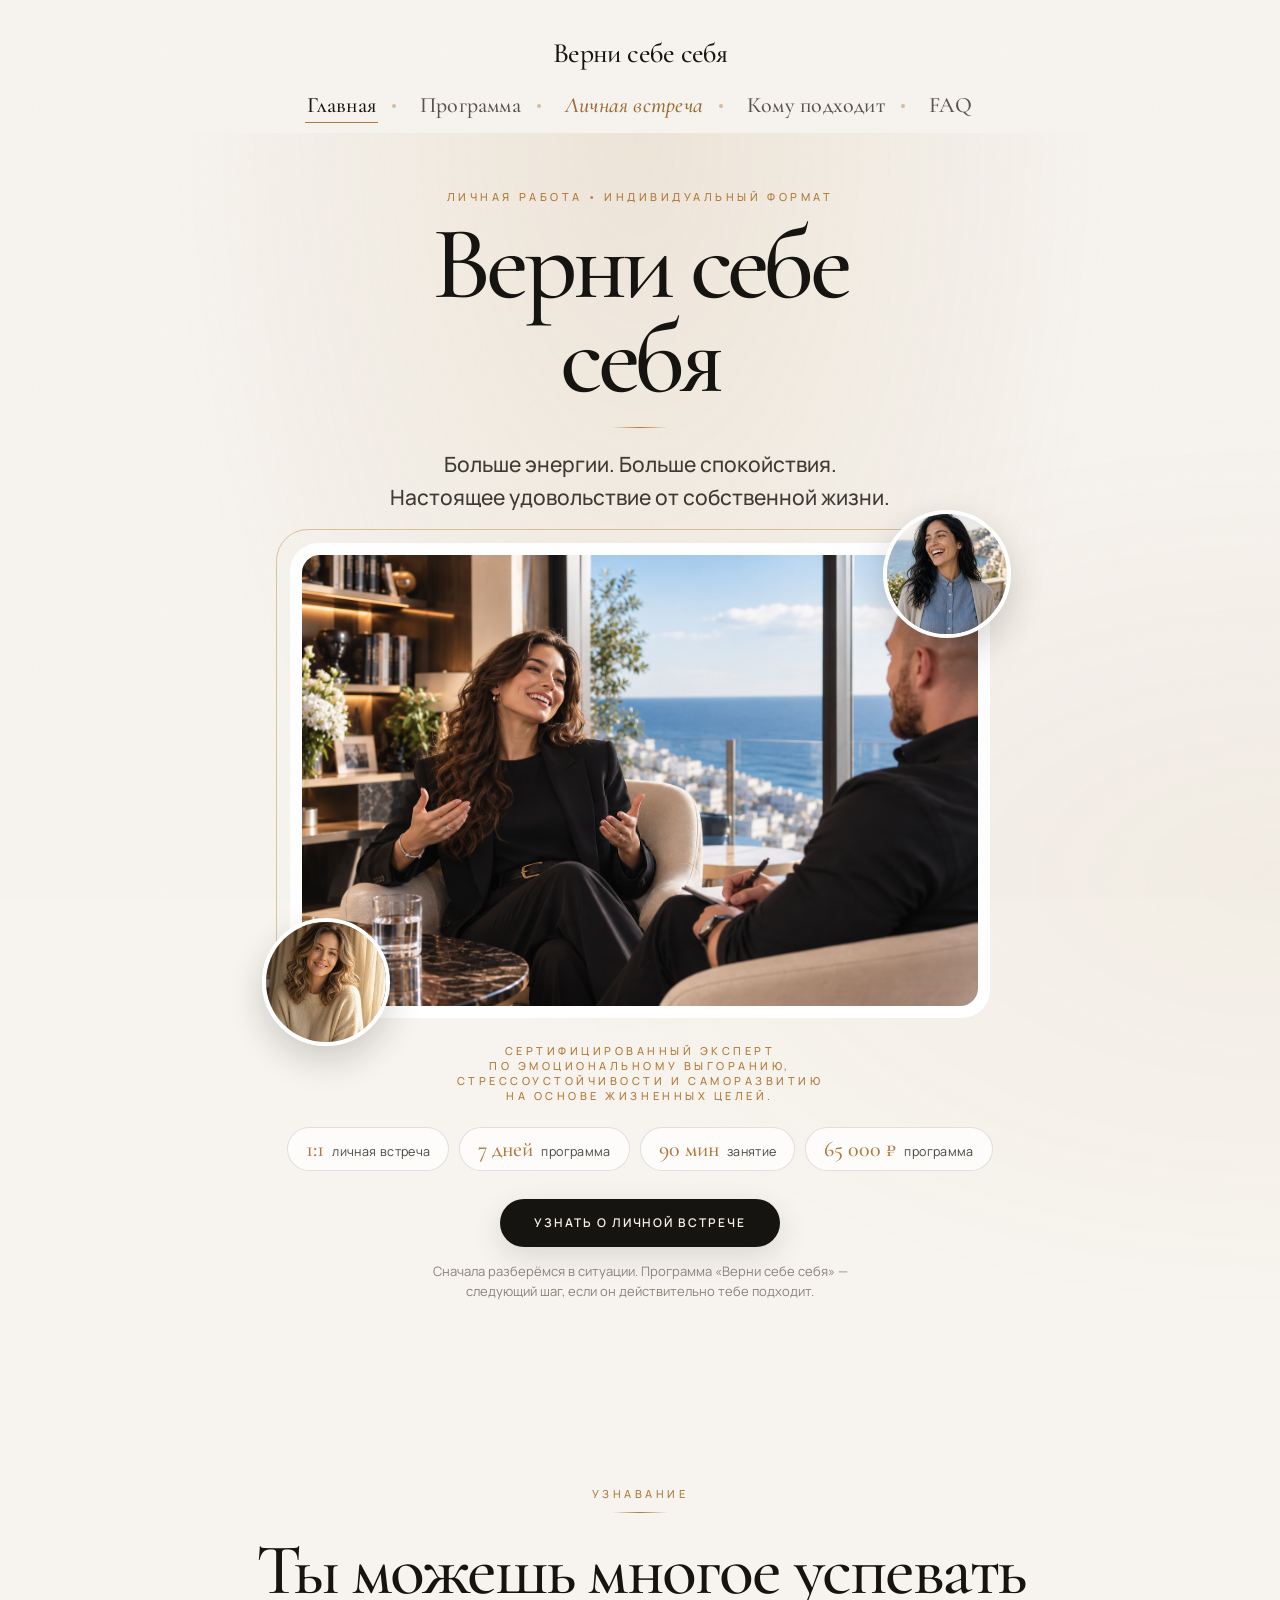
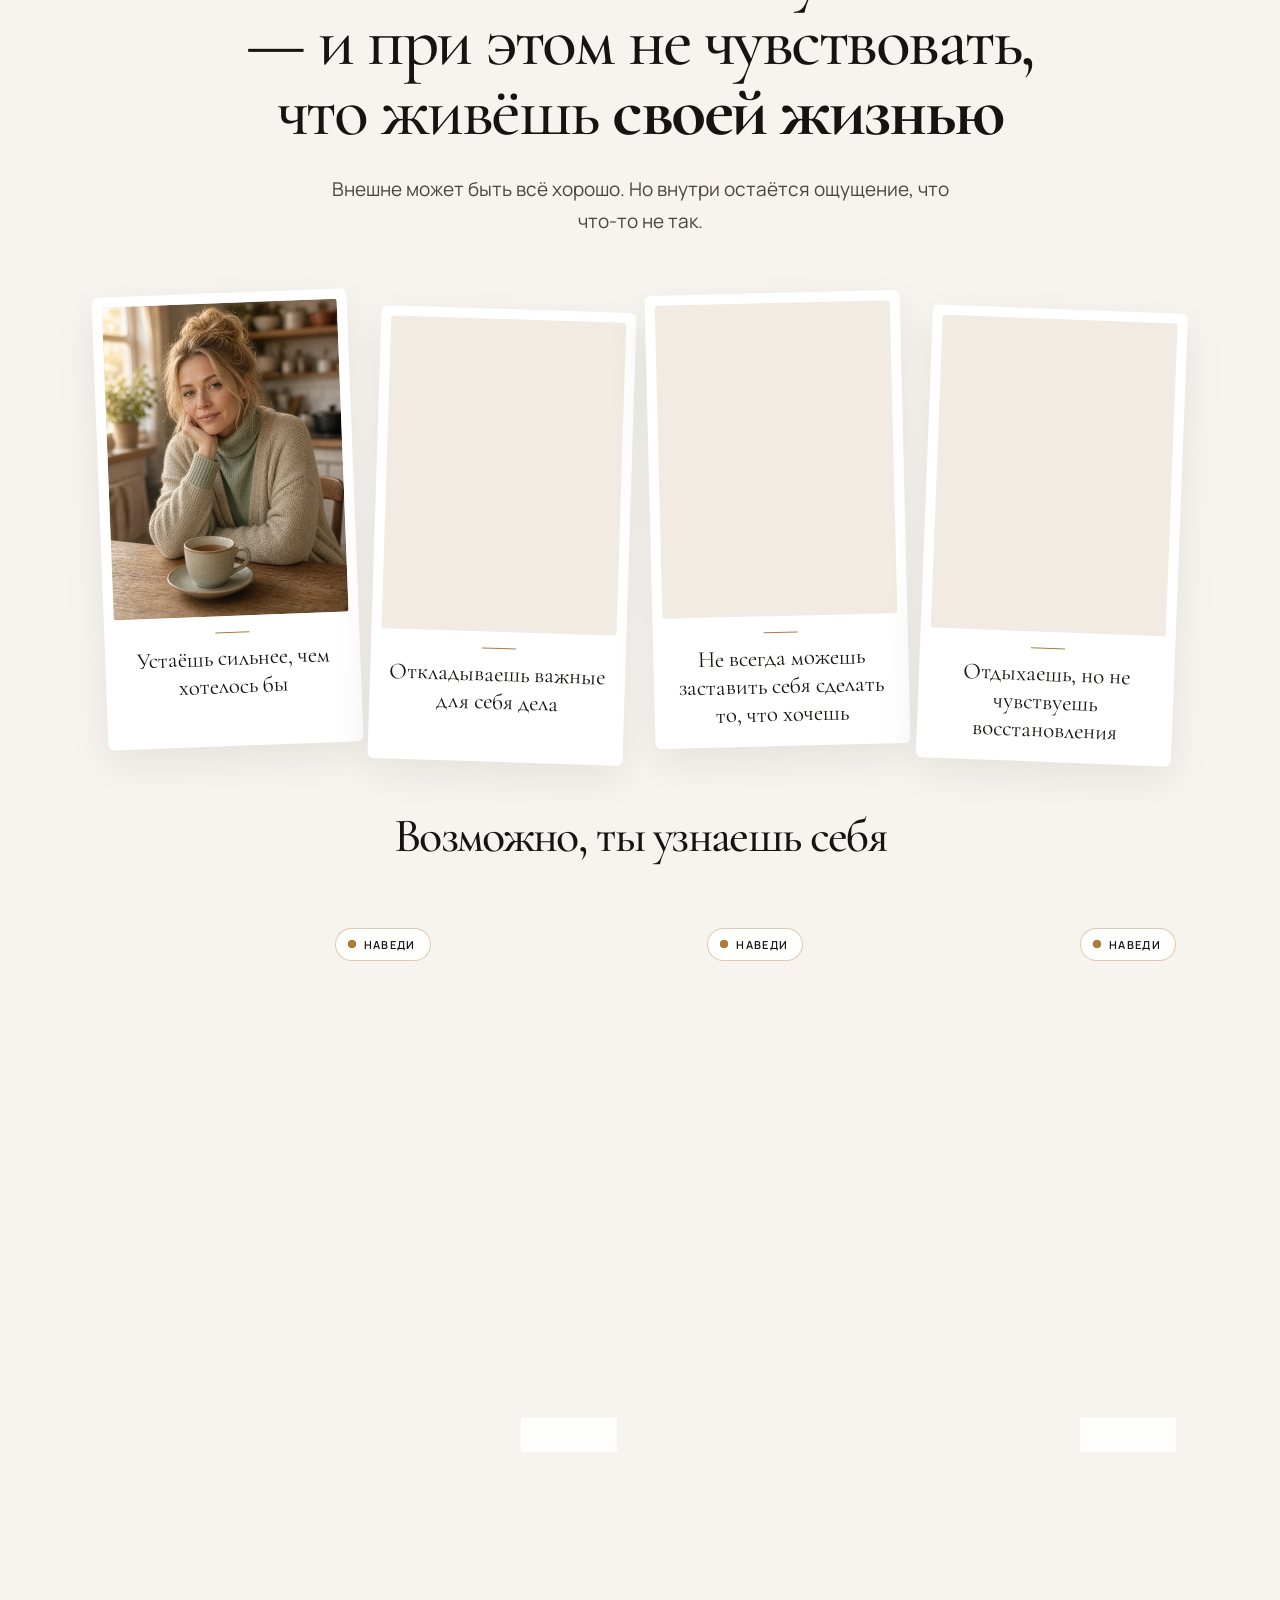
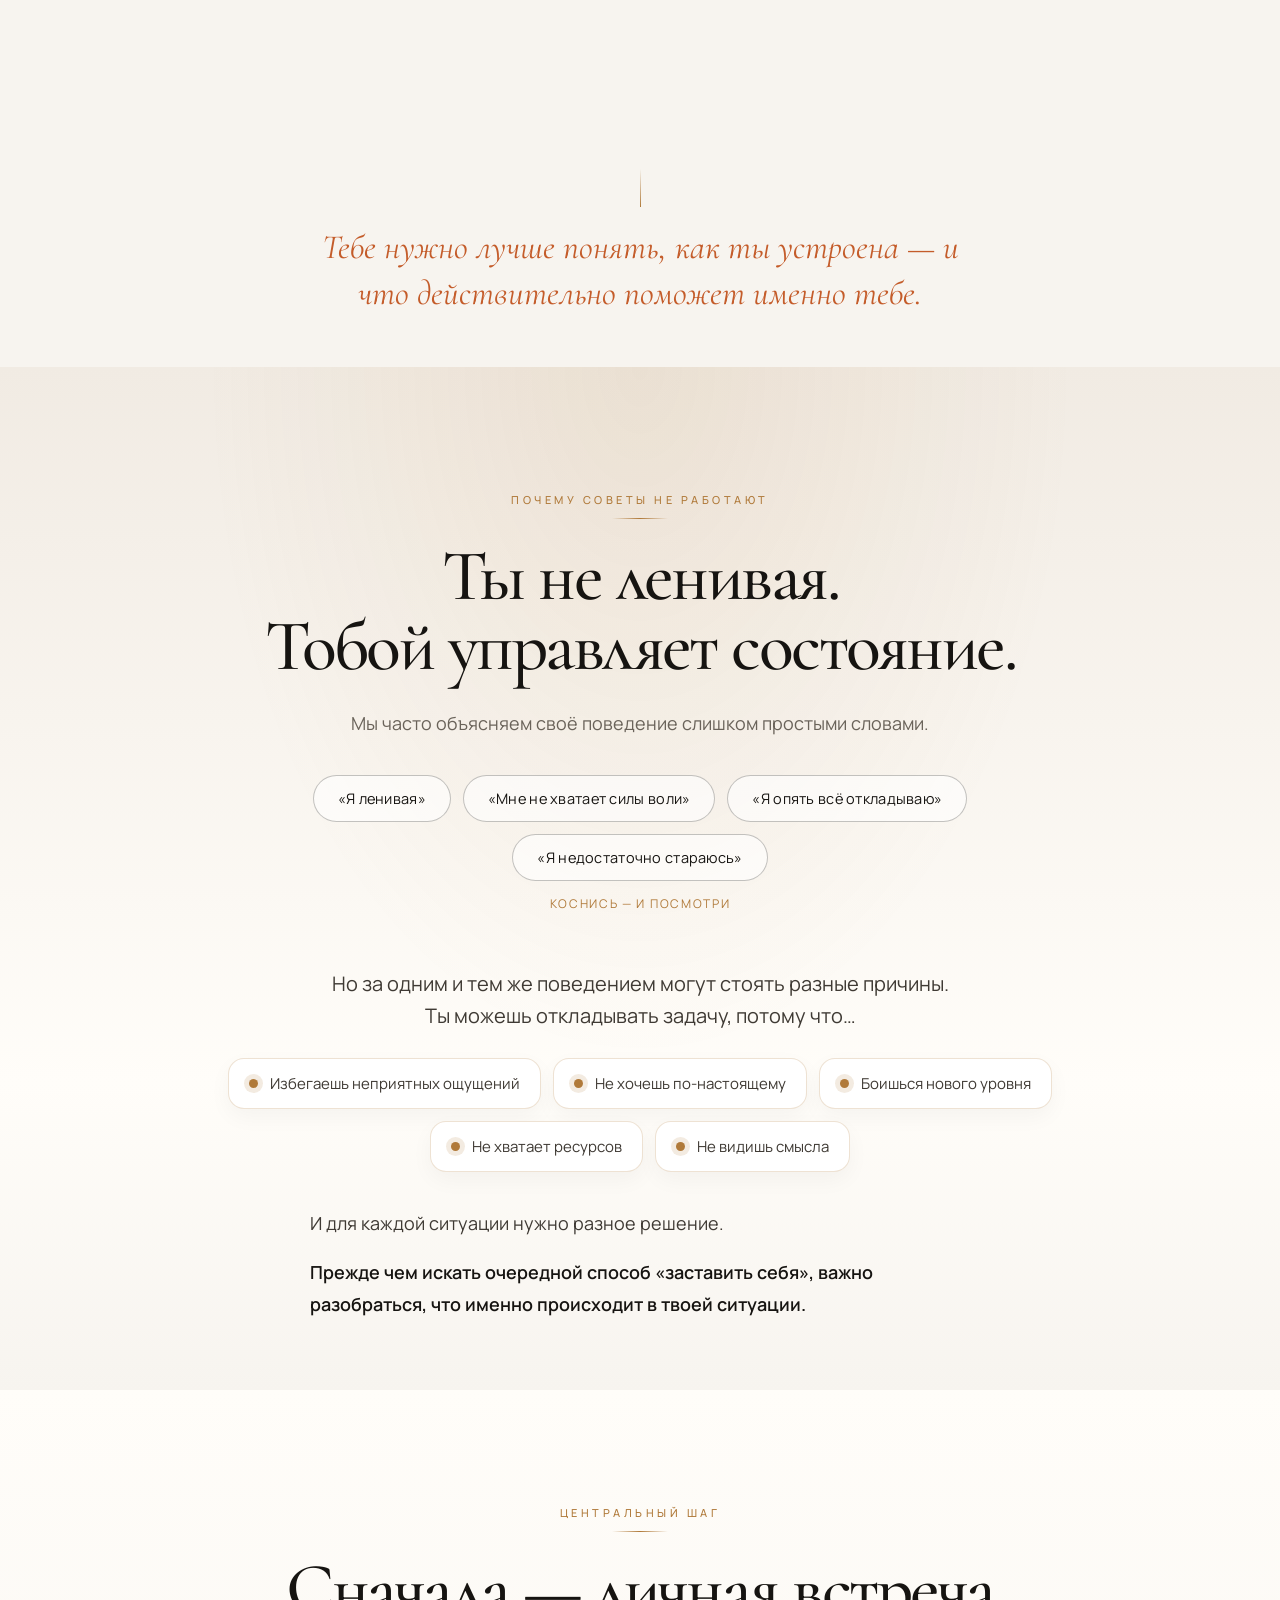
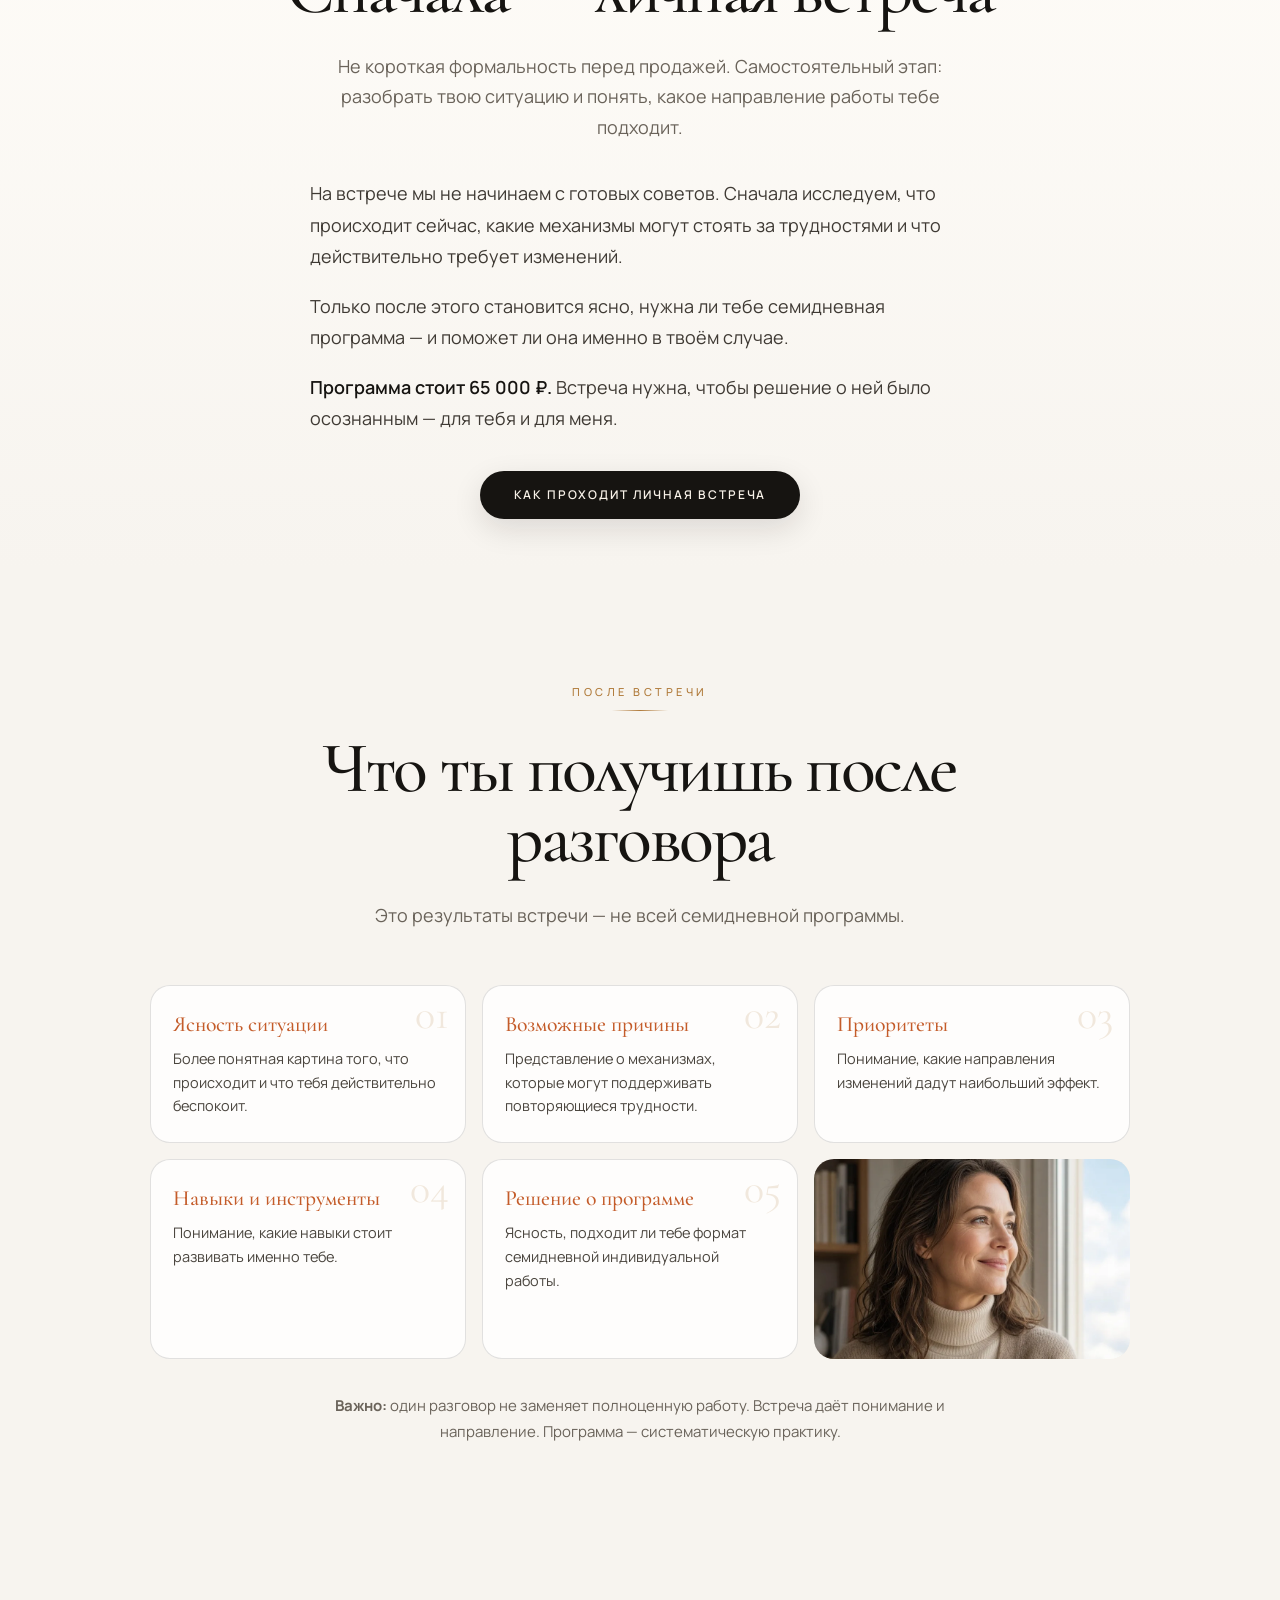
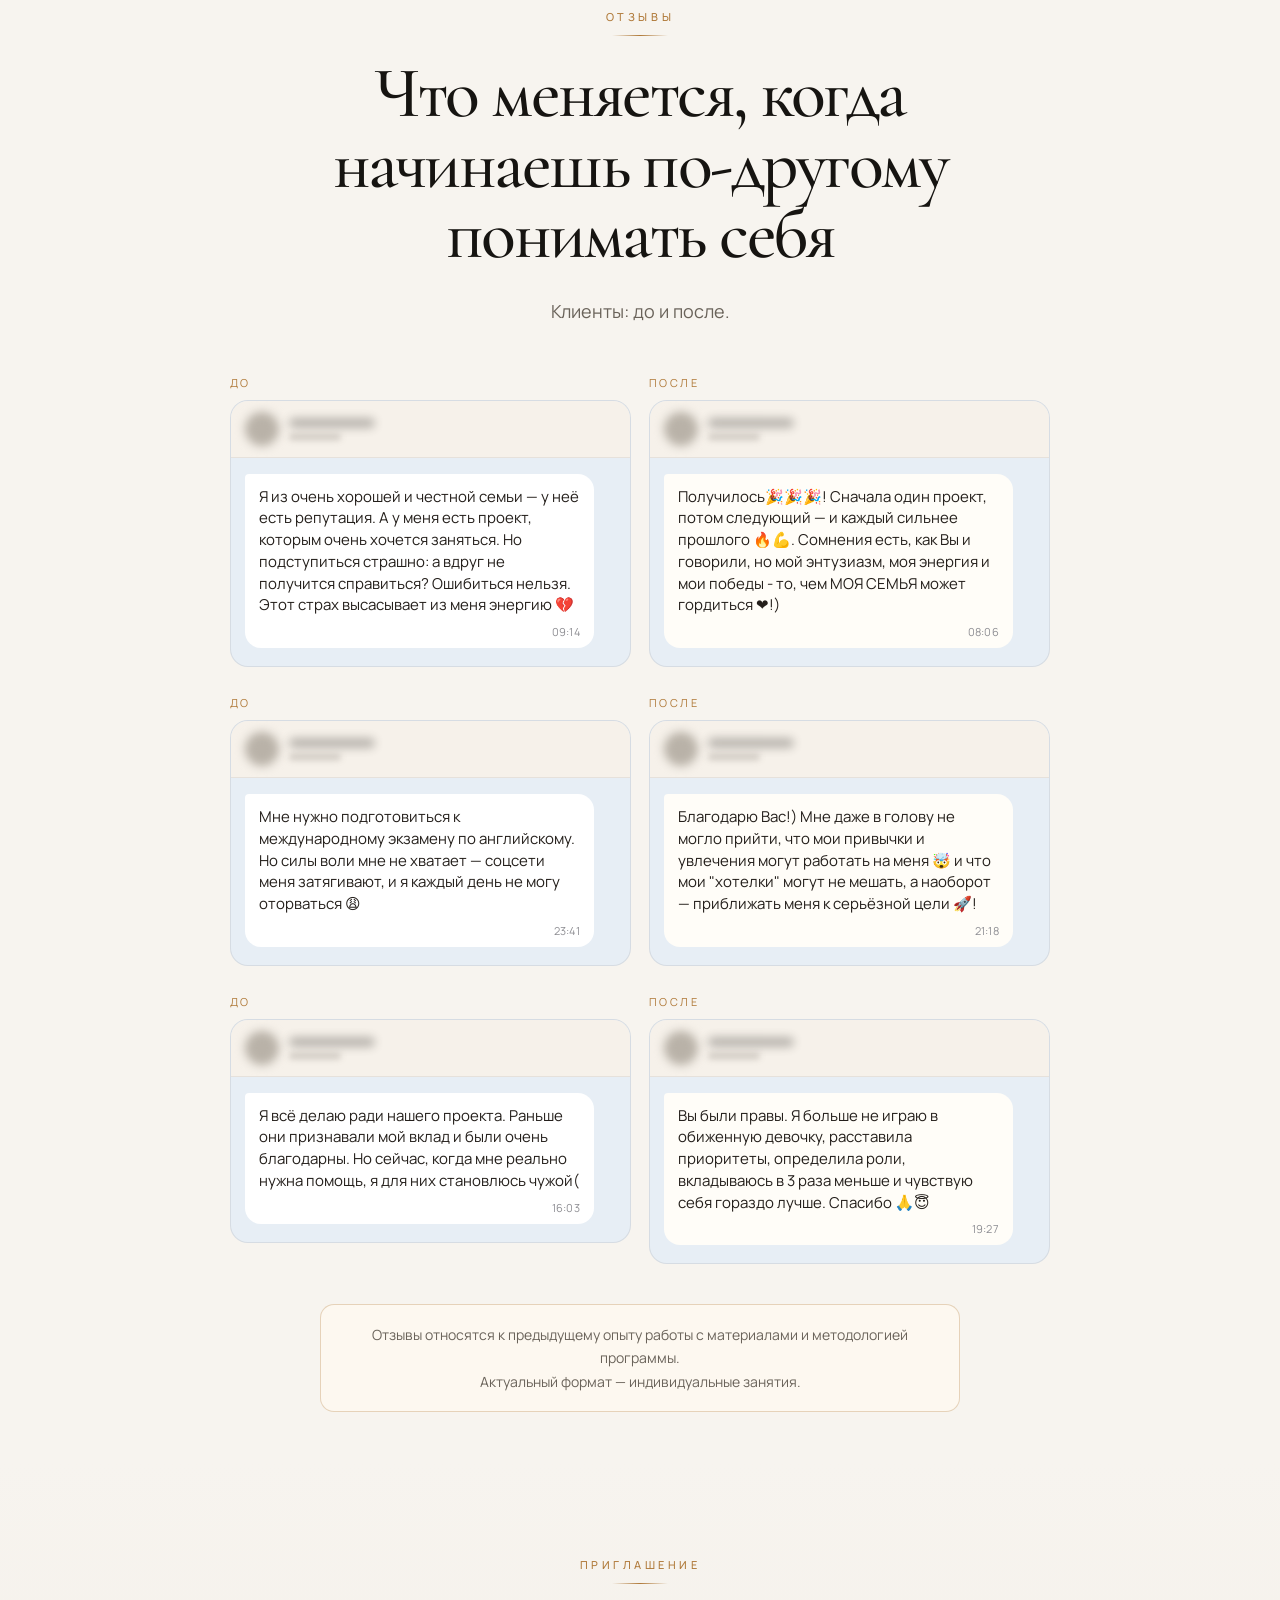
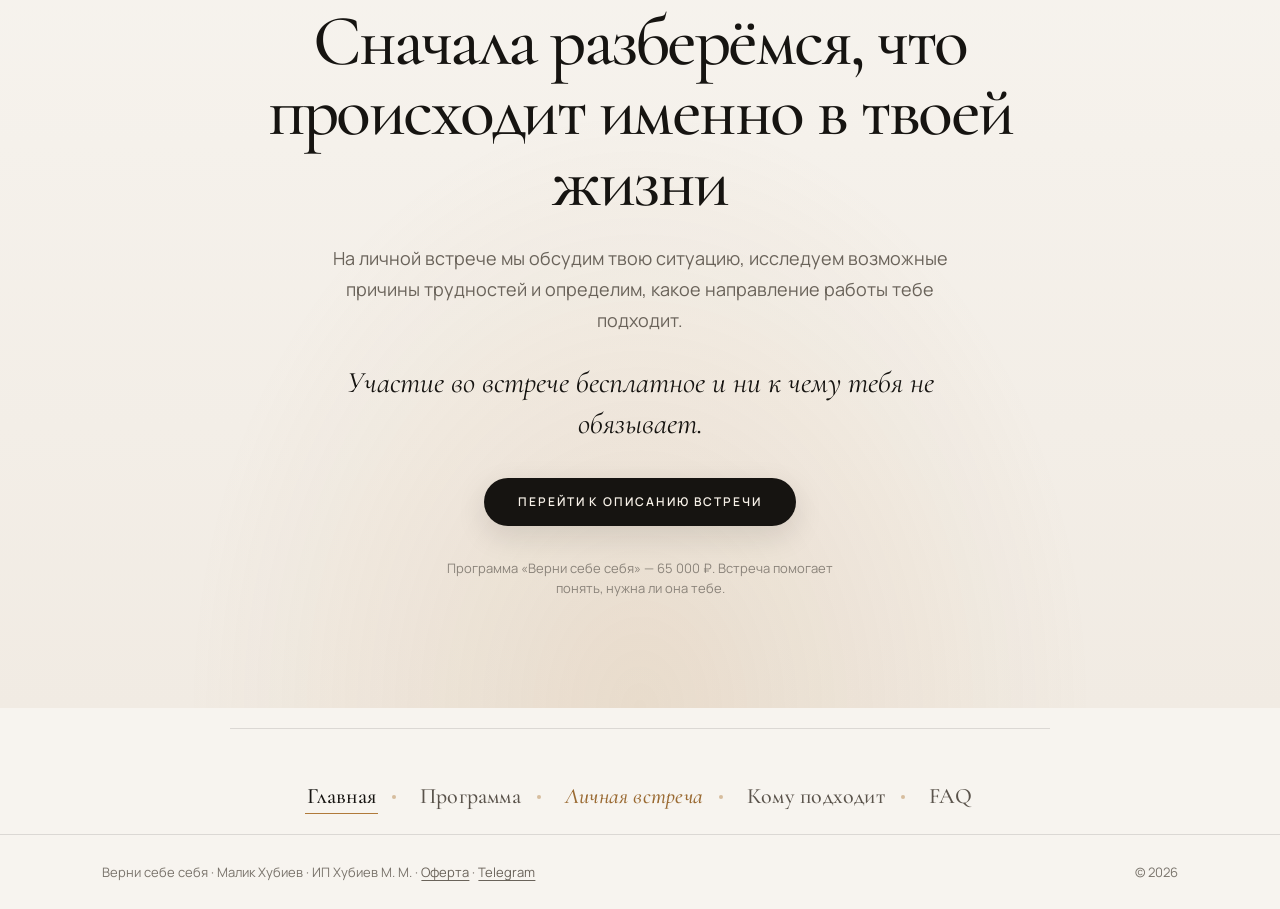
<file: index.html>
﻿<!doctype html>
<html lang="ru">
<head>
<meta charset="utf-8">
<meta name="viewport" content="width=device-width,initial-scale=1">
<title>Верни себе себя — личная диагностическая встреча | Малик Хубиев</title>
<meta name="description" content="Разобраться в своей ситуации на личной встрече с Маликом Хубиевым. Программа «Верни себе себя» — 7 дней индивидуальной работы. Стоимость программы — 65 000 ₽.">
<meta name="author" content="Малик Хубиев">
<meta name="robots" content="index, follow, max-image-preview:large, max-snippet:-1">
<meta name="theme-color" content="#f7f4ef">
<link rel="canonical" href="https://malik-khubiev.ru/">
<meta property="og:locale" content="ru_RU">
<meta property="og:type" content="website">
<meta property="og:site_name" content="Верни себе себя">
<meta property="og:title" content="Верни себе себя — личная диагностическая встреча | Малик Хубиев">
<meta property="og:description" content="Разобраться в своей ситуации на личной встрече с Маликом Хубиевым. Программа «Верни себе себя» — 7 дней индивидуальной работы. Стоимость программы — 65 000 ₽.">
<meta property="og:url" content="https://malik-khubiev.ru/">
<meta property="og:image" content="https://malik-khubiev.ru/img/hero.webp">
<meta property="og:image:secure_url" content="https://malik-khubiev.ru/img/hero.webp">
<meta property="og:image:type" content="image/webp">
<meta property="og:image:width" content="1000">
<meta property="og:image:height" content="667">
<meta property="og:image:alt" content="Верни себе себя — личная диагностическая встреча с Маликом Хубиевым">
<meta property="product:price:amount" content="65000">
<meta property="product:price:currency" content="RUB">
<meta name="twitter:card" content="summary_large_image">
<meta name="twitter:title" content="Верни себе себя — личная диагностическая встреча | Малик Хубиев">
<meta name="twitter:description" content="Разобраться в своей ситуации на личной встрече с Маликом Хубиевым. Программа «Верни себе себя» — 7 дней индивидуальной работы. Стоимость программы — 65 000 ₽.">
<meta name="twitter:image" content="https://malik-khubiev.ru/img/hero.webp">
<meta name="twitter:image:alt" content="Верни себе себя — личная диагностическая встреча с Маликом Хубиевым">
<meta name="geo.region" content="RU-KC">
<meta name="geo.placename" content="Черкесск">
<link rel="alternate" hreflang="ru" href="https://malik-khubiev.ru/">
<link rel="alternate" hreflang="x-default" href="https://malik-khubiev.ru/">
<link rel="author" href="https://malik-khubiev.ru/humans.txt">
<link rel="me" href="https://t.me/teacher_life_bot">
<link rel="describedby" href="https://malik-khubiev.ru/llms.txt" type="text/plain" title="LLM summary">
<link rel="alternate" type="text/plain" href="https://malik-khubiev.ru/llms.txt" title="llms.txt">
<link rel="alternate" type="text/plain" href="https://malik-khubiev.ru/ai.txt" title="ai.txt">
<link rel="alternate" type="application/yaml" href="https://malik-khubiev.ru/openapi.yaml" title="OpenAPI">
<link rel="icon" type="image/png" href="./img/fav/favicon-96x96.png" sizes="96x96">
<link rel="icon" type="image/svg+xml" href="./img/fav/favicon.svg">
<link rel="shortcut icon" href="./img/fav/favicon.ico">
<link rel="apple-touch-icon" sizes="180x180" href="./img/fav/apple-touch-icon.png">
<meta name="apple-mobile-web-app-title" content="Верни себя">
<meta name="application-name" content="Верни себе себя">
<link rel="manifest" href="/site.webmanifest">
<link rel="sitemap" type="application/xml" title="Sitemap" href="https://malik-khubiev.ru/sitemap.xml">
<link rel="preconnect" href="https://fonts.googleapis.com">
<link rel="preconnect" href="https://fonts.gstatic.com" crossorigin>
<link rel="preload" as="image" href="./img/hero.webp" fetchpriority="high">
<link href="https://fonts.googleapis.com/css2?family=Cormorant+Garamond:ital,wght@0,400;0,500;0,600;1,400;1,500&family=Manrope:wght@300;400;500;600;700&display=swap" rel="stylesheet">
<link rel="stylesheet" href="./css/site.css">
<script type="application/ld+json">
{
  "@context": "https://schema.org",
  "@graph": [
    {
      "@type": "WebSite",
      "@id": "https://malik-khubiev.ru/#website",
      "url": "https://malik-khubiev.ru/",
      "name": "Верни себе себя",
      "alternateName": "Малик Хубиев",
      "description": "Личная диагностическая встреча и индивидуальная программа «Верни себе себя»: семь занятий по 90 минут с Маликом Хубиевым.",
      "inLanguage": "ru-RU",
      "publisher": {"@id": "https://malik-khubiev.ru/#org"},
      "author": {"@id": "https://malik-khubiev.ru/#person"},
      "potentialAction": {
        "@type": "ReadAction",
        "target": "https://malik-khubiev.ru/vstrecha.html"
      }
    },
    {
      "@type": "WebPage",
      "@id": "https://malik-khubiev.ru/#webpage",
      "url": "https://malik-khubiev.ru/",
      "name": "Верни себе себя — личная диагностическая встреча | Малик Хубиев",
      "description": "Разобраться в своей ситуации на личной встрече с Маликом Хубиевым. Программа «Верни себе себя» — 7 дней индивидуальной работы. Стоимость программы — 65 000 ₽.",
      "isPartOf": {"@id": "https://malik-khubiev.ru/#website"},
      "about": [
        {"@id": "https://malik-khubiev.ru/#meeting"},
        {"@id": "https://malik-khubiev.ru/#product"},
        {"@id": "https://malik-khubiev.ru/#course"}
      ],
      "mainEntity": {"@id": "https://malik-khubiev.ru/#meeting"},
      "primaryImageOfPage": {
        "@type": "ImageObject",
        "@id": "https://malik-khubiev.ru/#primaryimage",
        "url": "https://malik-khubiev.ru/img/hero.webp",
        "contentUrl": "https://malik-khubiev.ru/img/hero.webp",
        "width": 1000,
        "height": 667,
        "caption": "Верни себе себя — личная диагностическая встреча"
      },
      "breadcrumb": {"@id": "https://malik-khubiev.ru/#breadcrumb"},
      "inLanguage": "ru-RU",
      "dateModified": "2026-11-24",
      "speakable": {
        "@type": "SpeakableSpecification",
        "cssSelector": ["h1", ".sub", ".hero-text"]
      }
    },
    {
      "@type": "BreadcrumbList",
      "@id": "https://malik-khubiev.ru/#breadcrumb",
      "itemListElement": [
        {
          "@type": "ListItem",
          "position": 1,
          "name": "Главная",
          "item": "https://malik-khubiev.ru/"
        }
      ]
    },
    {
      "@type": "ItemList",
      "@id": "https://malik-khubiev.ru/#sitenav",
      "name": "Навигация сайта",
      "itemListOrder": "https://schema.org/ItemListOrderAscending",
      "numberOfItems": 5,
      "itemListElement": [
        {"@type": "SiteNavigationElement", "position": 1, "name": "Главная", "url": "https://malik-khubiev.ru/"},
        {"@type": "SiteNavigationElement", "position": 2, "name": "Программа", "url": "https://malik-khubiev.ru/programma.html"},
        {"@type": "SiteNavigationElement", "position": 3, "name": "Личная встреча", "url": "https://malik-khubiev.ru/vstrecha.html"},
        {"@type": "SiteNavigationElement", "position": 4, "name": "Кому подходит", "url": "https://malik-khubiev.ru/komu.html"},
        {"@type": "SiteNavigationElement", "position": 5, "name": "FAQ", "url": "https://malik-khubiev.ru/faq.html"}
      ]
    },
    {
      "@type": ["Organization", "ProfessionalService"],
      "@id": "https://malik-khubiev.ru/#org",
      "name": "ИП Хубиев Малик Муссаевич",
      "legalName": "Индивидуальный предприниматель Хубиев Малик Муссаевич",
      "url": "https://malik-khubiev.ru/",
      "logo": {
        "@type": "ImageObject",
        "url": "https://malik-khubiev.ru/img/fav/web-app-manifest-512x512.png",
        "width": 512,
        "height": 512
      },
      "image": "https://malik-khubiev.ru/img/me.webp",
      "founder": {"@id": "https://malik-khubiev.ru/#person"},
      "address": {
        "@type": "PostalAddress",
        "addressLocality": "Черкесск",
        "addressRegion": "Карачаево-Черкесская Республика",
        "addressCountry": "RU"
      },
      "areaServed": {"@type": "Country", "name": "RU"},
      "knowsLanguage": ["ru"],
      "contactPoint": {
        "@type": "ContactPoint",
        "contactType": "customer support",
        "url": "https://t.me/teacher_life_bot?start=site",
        "availableLanguage": ["ru"]
      },
      "sameAs": ["https://t.me/teacher_life_bot"],
      "hasOfferCatalog": {
        "@type": "OfferCatalog",
        "name": "Услуги «Верни себе себя»",
        "itemListElement": [
          {"@type": "Offer", "itemOffered": {"@id": "https://malik-khubiev.ru/#meeting"}},
          {"@type": "Offer", "itemOffered": {"@id": "https://malik-khubiev.ru/#product"}}
        ]
      }
    },
    {
      "@type": "Person",
      "@id": "https://malik-khubiev.ru/#person",
      "name": "Малик Хубиев",
      "url": "https://malik-khubiev.ru/",
      "image": "https://malik-khubiev.ru/img/me.webp",
      "jobTitle": "Исследователь мышления и поведения",
      "description": "Исследует мышление, поведение и механизмы, которые влияют на решения человека и его повседневную жизнь. Соединяет системное мышление, психологию, биологию и практические инструменты организации деятельности.",
      "worksFor": {"@id": "https://malik-khubiev.ru/#org"},
      "homeLocation": {
        "@type": "Place",
        "address": {
          "@type": "PostalAddress",
          "addressLocality": "Черкесск",
          "addressRegion": "Карачаево-Черкесская Республика",
          "addressCountry": "RU"
        }
      },
      "knowsAbout": [
        "мышление",
        "поведение",
        "самоорганизация",
        "индивидуальное обучение"
      ],
      "sameAs": ["https://t.me/teacher_life_bot"]
    },
    {
      "@type": "Service",
      "@id": "https://malik-khubiev.ru/#meeting",
      "name": "Личная диагностическая встреча",
      "serviceType": "Образовательный персональный разбор ситуации",
      "description": "Бесплатная встреча один на один по видеосвязи (60 минут): разбор ситуации, возможные причины, приоритеты и решение, подходит ли семидневная программа. Не медицина и не психотерапия.",
      "provider": {"@id": "https://malik-khubiev.ru/#person"},
      "brand": {"@id": "https://malik-khubiev.ru/#org"},
      "url": "https://malik-khubiev.ru/vstrecha.html",
      "isAccessibleForFree": true,
      "areaServed": "RU",
      "inLanguage": "ru-RU",
      "category": "Образование",
      "offers": {
        "@type": "Offer",
        "price": "0",
        "priceCurrency": "RUB",
        "url": "https://malik-khubiev.ru/vstrecha.html",
        "availability": "https://schema.org/InStock",
        "eligibleRegion": "RU"
      }
    },
    {
      "@type": ["Product", "Service"],
      "@id": "https://malik-khubiev.ru/#product",
      "name": "Верни себе себя — индивидуальная программа за 7 дней",
      "alternateName": "Верни себе себя",
      "serviceType": "Индивидуальная образовательная программа (занятия один на один)",
      "description": "Семь дней индивидуальной работы с Маликом Хубиевым: семь видеозанятий по 90 минут через Яндекс Телемост. Темы: желание, действие, биология, стресс, окружение, чувствительность, авторство. Перед программой — бесплатная диагностическая встреча. Не медицина и не психотерапия.",
      "image": [
        "https://malik-khubiev.ru/img/hero.webp",
        "https://malik-khubiev.ru/img/me.webp"
      ],
      "url": "https://malik-khubiev.ru/programma.html",
      "sku": "vs-individual-7",
      "brand": {"@id": "https://malik-khubiev.ru/#org"},
      "provider": {"@id": "https://malik-khubiev.ru/#person"},
      "creator": {"@id": "https://malik-khubiev.ru/#person"},
      "areaServed": "RU",
      "inLanguage": "ru-RU",
      "category": "Образование",
      "audience": {
        "@type": "PeopleAudience",
        "suggestedGender": "female",
        "audienceType": "Женщины, которые хотят больше энергии и спокойствия, лучше понимать себя и получать больше удовольствия от собственной жизни"
      },
      "isAccessibleForFree": false,
      "offers": {
        "@type": "Offer",
        "@id": "https://malik-khubiev.ru/#offer",
        "url": "https://malik-khubiev.ru/offer.html",
        "price": "65000",
        "priceCurrency": "RUB",
        "availability": "https://schema.org/InStock",
        "itemCondition": "https://schema.org/NewCondition",
        "seller": {"@id": "https://malik-khubiev.ru/#org"},
        "eligibleRegion": "RU",
        "priceValidUntil": "2027-12-31",
        "description": "Оплата через ЮKassa по ссылке Telegram-бота после обсуждения участия. Актуальная цена — на момент платежа."
      },
      "additionalProperty": [
        {"@type": "PropertyValue", "name": "Формат", "value": "7 индивидуальных занятий один на один"},
        {"@type": "PropertyValue", "name": "Длительность занятия", "value": "90 минут"},
        {"@type": "PropertyValue", "name": "Общая продолжительность личной работы", "value": "10,5 часов"},
        {"@type": "PropertyValue", "name": "Платформа", "value": "Яндекс Телемост, камера включена"},
        {"@type": "PropertyValue", "name": "Темы по дням", "value": "Желание, Действие, Биология, Стресс, Окружение, Чувствительность, Авторство"},
        {"@type": "PropertyValue", "name": "Вход", "value": "Сначала бесплатная личная диагностическая встреча"}
      ]
    },
    {
      "@type": "Course",
      "@id": "https://malik-khubiev.ru/#course",
      "name": "Верни себе себя — индивидуальная программа за 7 дней",
      "description": "Семь индивидуальных занятий по 90 минут: желание, действие, биология, стресс, окружение, чувствительность, авторство. Вход — через бесплатную диагностическую встречу.",
      "url": "https://malik-khubiev.ru/programma.html",
      "provider": {"@id": "https://malik-khubiev.ru/#org"},
      "instructor": {"@id": "https://malik-khubiev.ru/#person"},
      "image": "https://malik-khubiev.ru/img/hero.webp",
      "inLanguage": "ru-RU",
      "isAccessibleForFree": false,
      "educationalLevel": "взрослые",
      "teaches": [
        "понимание собственных желаний",
        "организация действий",
        "учёт биологического состояния",
        "работа со стрессом",
        "управление окружением",
        "чувствительность и удовольствие от жизни",
        "авторская самооценка"
      ],
      "hasCourseInstance": {
        "@type": "CourseInstance",
        "courseMode": "online",
        "courseWorkload": "PT10H30M",
        "instructor": {"@id": "https://malik-khubiev.ru/#person"},
        "offers": {"@id": "https://malik-khubiev.ru/#offer"}
      },
      "offers": {"@id": "https://malik-khubiev.ru/#offer"}
    }
  ]
}
</script>

<!-- Yandex.Metrika counter -->
<script type="text/javascript">
    (function(m,e,t,r,i,k,a){
        m[i]=m[i]||function(){(m[i].a=m[i].a||[]).push(arguments)};
        m[i].l=1*new Date();
        for (var j = 0; j < document.scripts.length; j++) {if (document.scripts[j].src === r) { return; }}
        k=e.createElement(t),a=e.getElementsByTagName(t)[0],k.async=1,k.src=r,a.parentNode.insertBefore(k,a)
    })(window, document,'script','https://mc.yandex.ru/metrika/tag.js?id=114593555', 'ym');

    ym(114593555, 'init', {ssr:true, webvisor:true, clickmap:true, ecommerce:"dataLayer", referrer: document.referrer, url: location.href, accurateTrackBounce:true, trackLinks:true});
</script>
<noscript><div><img src="https://mc.yandex.ru/watch/114593555" style="position:absolute; left:-9999px;" alt="" /></div></noscript>
<!-- /Yandex.Metrika counter -->
</head>

<body>
<div class="grain"></div>

<nav class="site-nav" aria-label="Основная навигация">
  <a class="nav-brand" href="/">Верни себе себя</a>
  <ul class="nav-links">
    <li><a href="/" aria-current="page">Главная</a></li>
    <li><a href="./programma.html">Программа</a></li>
    <li><a href="./vstrecha.html" class="nav-cta">Личная встреча</a></li>
    <li><a href="./komu.html">Кому подходит</a></li>
    <li><a href="./faq.html">FAQ</a></li>
  </ul>
</nav>

<section class="hero" id="top">
  <div class="hero-inner">
    <div class="kicker" data-in style="--d:0">Личная работа • Индивидуальный формат</div>
    <h1 data-headline="1" data-in style="--d:1">Верни себе<br>себя</h1>
    <p class="sub" data-in style="--d:3">Больше энергии. Больше спокойствия.<br>Настоящее удовольствие от собственной жизни.</p>
    
    <figure class="hero-frame" data-in style="--d:4">
      <div class="hero-photo">
        <img src="img/hero.webp" alt="Индивидуальная встреча: беседа один на один" width="1000" height="667" fetchpriority="high" decoding="async">
      </div>
      <span class="hero-orb o1" aria-hidden="true"><img src="img/orb-1.webp" alt="" width="400" height="600" loading="lazy" decoding="async"></span>
      <span class="hero-orb o2" aria-hidden="true"><img src="img/orb-2.webp" alt="" width="400" height="600" loading="lazy" decoding="async"></span>
    </figure>
    
    <div class="kicker" style="margin-top: 25px;" data-in style="--d:0">Сертифицированный эксперт<br>по эмоциональному выгоранию,<br>стрессоустойчивости и саморазвитию<br>на основе жизненных целей.</div>
    
    <ul class="facts" data-in style="--d:6">
      <li><b>1:1</b>личная встреча</li>
      <li><b>7 дней</b>программа</li>
      <li><b>90 мин</b>занятие</li>
      <li><b class="js-price-text">65 000 ₽</b>программа</li>
    </ul>
    <div class="cta-row" data-in style="--d:7">
      <a class="buy pulse" href="./vstrecha.html">Узнать о личной встрече</a>
      <p class="hero-note">Сначала разберёмся в ситуации. Программа «Верни себе себя» — следующий шаг, если он действительно тебе подходит.</p>
    </div>
  </div>
</section>

<section class="section" id="problem">
  <div class="reveal center">
    <div class="kicker">Узнавание</div>
    <h2 class="emotion" data-headline="2">Ты можешь многое успевать — и при этом не чувствовать, что живёшь <b>своей жизнью</b></h2>
    <p class="lede">Внешне может быть всё хорошо. Но внутри остаётся ощущение, что что-то не так.</p>
  </div>
  <div class="reveal stagger feel-cards">
    <figure class="fcard"><div class="ph"><img src="img/problem-1.webp" alt="" width="400" height="600" loading="lazy" decoding="async"></div><figcaption>Устаёшь сильнее, чем хотелось бы</figcaption></figure>
    <figure class="fcard"><div class="ph"><img src="img/problem-2.webp" alt="" width="400" height="600" loading="lazy" decoding="async"></div><figcaption>Откладываешь важные для себя дела</figcaption></figure>
    <figure class="fcard"><div class="ph"><img src="img/problem-3.webp" alt="" width="400" height="600" loading="lazy" decoding="async"></div><figcaption>Не всегда можешь заставить себя сделать то, что хочешь</figcaption></figure>
    <figure class="fcard"><div class="ph"><img src="img/problem-4.webp" alt="" width="400" height="600" loading="lazy" decoding="async"></div><figcaption>Отдыхаешь, но не чувствуешь восстановления</figcaption></figure>
  </div>
  <div class="reveal center" style="margin-top:56px">
    <h2 class="emotion" style="font-size:clamp(28px,4vw,48px)">Возможно, ты узнаешь себя</h2>
  </div>
  <div class="reveal stagger flip-grid g5">
    <div class="flip" tabindex="0" role="button" aria-expanded="false">
      <div class="flip-inner">
        <div class="flip-face flip-front">
          <img src="img/recognize-1.webp" alt="" width="700" height="1050" loading="lazy" decoding="async">
          <span class="flip-hint"><i></i><span class="h-tap">Нажми</span><span class="h-hover">Наведи</span></span>
          <div class="flip-cap"><small>01</small><b>Энергия</b></div>
        </div>
        <div class="flip-face flip-back"><small>01</small><b>Энергия</b><p>Ты многое делаешь, но быстро устаёшь. Даже после отдыха не всегда чувствуешь себя восстановившейся.</p></div>
      </div>
    </div>
    <div class="flip" tabindex="0" role="button" aria-expanded="false">
      <div class="flip-inner">
        <div class="flip-face flip-front">
          <img src="img/recognize-2.webp" alt="" width="600" height="900" loading="lazy" decoding="async">
          <span class="flip-hint"><i></i><span class="h-tap">Нажми</span><span class="h-hover">Наведи</span></span>
          <div class="flip-cap"><small>02</small><b>Действия</b></div>
        </div>
        <div class="flip-face flip-back"><small>02</small><b>Действия</b><p>Ты знаешь, чего хочешь, но откладываешь важные задачи. Иногда даже простое действие превращается во внутреннюю борьбу.</p></div>
      </div>
    </div>
    <div class="flip" tabindex="0" role="button" aria-expanded="false">
      <div class="flip-inner">
        <div class="flip-face flip-front">
          <img src="img/recognize-3.webp" alt="" width="600" height="900" loading="lazy" decoding="async">
          <span class="flip-hint"><i></i><span class="h-tap">Нажми</span><span class="h-hover">Наведи</span></span>
          <div class="flip-cap"><small>03</small><b>Мысли и эмоции</b></div>
        </div>
        <div class="flip-face flip-back"><small>03</small><b>Мысли и эмоции</b><p>Ты слишком долго обдумываешь решения, переживаешь из-за ошибок или позволяешь отдельным мыслям влиять на весь день.</p></div>
      </div>
    </div>
    <div class="flip" tabindex="0" role="button" aria-expanded="false">
      <div class="flip-inner">
        <div class="flip-face flip-front">
          <img src="img/recognize-4.webp" alt="" width="550" height="367" loading="lazy" decoding="async">
          <span class="flip-hint"><i></i><span class="h-tap">Нажми</span><span class="h-hover">Наведи</span></span>
          <div class="flip-cap"><small>04</small><b>Отношение к себе</b></div>
        </div>
        <div class="flip-face flip-back"><small>04</small><b>Отношение к себе</b><p>Ты можешь быть требовательной к себе, замечать недостатки сильнее достижений и оценивать себя через чужое мнение.</p></div>
      </div>
    </div>
    <div class="flip" tabindex="0" role="button" aria-expanded="false">
      <div class="flip-inner">
        <div class="flip-face flip-front">
          <img src="img/recognize-5.webp" alt="" width="600" height="400" loading="lazy" decoding="async">
          <span class="flip-hint"><i></i><span class="h-tap">Нажми</span><span class="h-hover">Наведи</span></span>
          <div class="flip-cap"><small>05</small><b>Удовольствие от жизни</b></div>
        </div>
        <div class="flip-face flip-back"><small>05</small><b>Удовольствие от жизни</b><p>Ты постоянно куда-то спешишь. Иногда замечаешь, что почти не успеваешь почувствовать удовольствие от того, что уже есть.</p></div>
      </div>
    </div>
  </div>
  <p class="pull reveal">Тебе нужно лучше понять, как ты устроена — и что действительно поможет именно тебе.</p>
</section>

<section class="feel" id="principle">
  <div class="reveal center">
    <div class="kicker">Почему советы не работают</div>
    <h2 class="emotion" data-headline="3">Ты не ленивая.<br>Тобой управляет состояние.</h2>
    <p class="fade">Мы часто объясняем своё поведение слишком простыми словами.</p>
    <div class="words">
      <button type="button" class="word" aria-pressed="false"><i></i>«Я ленивая»</button>
      <button type="button" class="word" aria-pressed="false"><i></i>«Мне не хватает силы воли»</button>
      <button type="button" class="word" aria-pressed="false"><i></i>«Я опять всё откладываю»</button>
      <button type="button" class="word" aria-pressed="false"><i></i>«Я недостаточно стараюсь»</button>
    </div>
    <p class="word-hint">Коснись — и посмотри</p>
  </div>
  <div class="reveal">
    <p class="reasons-lead">Но за одним и тем же поведением могут стоять разные причины. Ты можешь откладывать задачу, потому что…</p>
  </div>
  <div class="reveal stagger reasons">
    <span class="reason">Избегаешь неприятных ощущений</span>
    <span class="reason">Не хочешь по-настоящему</span>
    <span class="reason">Боишься нового уровня</span>
    <span class="reason">Не хватает ресурсов</span>
    <span class="reason">Не видишь смысла</span>
  </div>
  <div class="reveal prose">
    <p>И для каждой ситуации нужно разное решение.</p>
    <p><b>Прежде чем искать очередной способ «заставить себя», важно разобраться, что именно происходит в твоей ситуации.</b></p>
  </div>
</section>

<section class="section band" id="meeting">
  <div class="reveal center">
    <div class="kicker">Центральный шаг</div>
    <h2 class="emotion" data-headline="4">Сначала — личная встреча</h2>
    <p class="fade">Не короткая формальность перед продажей. Самостоятельный этап: разобрать твою ситуацию и понять, какое направление работы тебе подходит.</p>
  </div>
  <div class="reveal prose">
    <p>На встрече мы не начинаем с готовых советов. Сначала исследуем, что происходит сейчас, какие механизмы могут стоять за трудностями и что действительно требует изменений.</p>
    <p>Только после этого становится ясно, нужна ли тебе семидневная программа — и поможет ли она именно в твоём случае.</p>
    <p><b>Программа стоит <span class="js-price-text">65 000 ₽</span>.</b> Встреча нужна, чтобы решение о ней было осознанным — для тебя и для меня.</p>
  </div>
  <div class="cta-row reveal" style="margin-top:36px">
    <a class="buy" href="./vstrecha.html">Как проходит личная встреча</a>
  </div>
</section>

<section class="section" id="after">
  <div class="reveal center">
    <div class="kicker">После встречи</div>
    <h2 class="emotion" data-headline="5">Что ты получишь после разговора</h2>
    <p class="fade">Это результаты встречи — не всей семидневной программы.</p>
  </div>
  <div class="reveal stagger res res-3">
    <div><b>Ясность ситуации</b><p>Более понятная картина того, что происходит и что тебя действительно беспокоит.</p></div>
    <div><b>Возможные причины</b><p>Представление о механизмах, которые могут поддерживать повторяющиеся трудности.</p></div>
    <div><b>Приоритеты</b><p>Понимание, какие направления изменений дадут наибольший эффект.</p></div>
    <div><b>Навыки и инструменты</b><p>Понимание, какие навыки стоит развивать именно тебе.</p></div>
    <div><b>Решение о программе</b><p>Ясность, подходит ли тебе формат семидневной индивидуальной работы.</p></div>
    <div class="res-img" aria-hidden="true"><img src="img/result-1.webp" alt="" width="400" height="600" loading="lazy" decoding="async"></div>
  </div>
  <p class="disclaimer"><b>Важно:</b> один разговор не заменяет полноценную работу. Встреча даёт понимание и направление. Программа — систематическую практику.</p>
</section>

<section class="results" id="reviews">
  <div class="reveal center">
    <div class="kicker">Отзывы</div>
    <h2 class="emotion" data-headline="6">Что меняется, когда начинаешь по-другому понимать себя</h2>
    <p class="fade">Клиенты: до и после.</p>
  </div>
  <div class="reveal pairs">
    <div class="pair">
      <div class="shot-wrap">
        <div class="shot-kicker">До</div>
        <article class="tg" aria-label="Сообщение до">
          <div class="tg-head"><div class="tg-ava" aria-hidden="true"></div><div class="tg-meta"><div class="tg-name"></div><div class="tg-status"></div></div></div>
          <div class="tg-body"><div class="tg-bubble">Я из очень хорошей и честной семьи — у неё есть репутация. А у меня есть проект, которым очень хочется заняться. Но подступиться страшно: а вдруг не получится справиться? Ошибиться нельзя. Этот страх высасывает из меня энергию 💔<span class="tg-time">09:14</span></div></div>
        </article>
      </div>
      <div class="shot-wrap">
        <div class="shot-kicker">После</div>
        <article class="tg after" aria-label="Сообщение после">
          <div class="tg-head"><div class="tg-ava" aria-hidden="true"></div><div class="tg-meta"><div class="tg-name"></div><div class="tg-status"></div></div></div>
          <div class="tg-body"><div class="tg-bubble">Получилось🎉🎉🎉! Сначала один проект, потом следующий — и каждый сильнее прошлого 🔥💪. Сомнения есть, как Вы и говорили, но мой энтузиазм, моя энергия и мои победы - то, чем МОЯ СЕМЬЯ может гордиться ❤️!)<span class="tg-time">08:06</span></div></div>
        </article>
      </div>
    </div>
    <div class="pair">
      <div class="shot-wrap">
        <div class="shot-kicker">До</div>
        <article class="tg" aria-label="Сообщение до">
          <div class="tg-head"><div class="tg-ava" aria-hidden="true"></div><div class="tg-meta"><div class="tg-name"></div><div class="tg-status"></div></div></div>
          <div class="tg-body"><div class="tg-bubble">Мне нужно подготовиться к международному экзамену по английскому. Но силы воли мне не хватает — соцсети меня затягивают, и я каждый день не могу оторваться 😩<span class="tg-time">23:41</span></div></div>
        </article>
      </div>
      <div class="shot-wrap">
        <div class="shot-kicker">После</div>
        <article class="tg after" aria-label="Сообщение после">
          <div class="tg-head"><div class="tg-ava" aria-hidden="true"></div><div class="tg-meta"><div class="tg-name"></div><div class="tg-status"></div></div></div>
          <div class="tg-body"><div class="tg-bubble">Благодарю Вас!) Мне даже в голову не могло прийти, что мои привычки и увлечения могут работать на меня 🤯 и что мои "хотелки" могут не мешать, а наоборот — приближать меня к серьёзной цели 🚀!<span class="tg-time">21:18</span></div></div>
        </article>
      </div>
    </div>
    <div class="pair">
      <div class="shot-wrap">
        <div class="shot-kicker">До</div>
        <article class="tg" aria-label="Сообщение до">
          <div class="tg-head"><div class="tg-ava" aria-hidden="true"></div><div class="tg-meta"><div class="tg-name"></div><div class="tg-status"></div></div></div>
          <div class="tg-body"><div class="tg-bubble">Я всё делаю ради нашего проекта. Раньше они признавали мой вклад и были очень благодарны. Но сейчас, когда мне реально нужна помощь, я для них становлюсь чужой(<span class="tg-time">16:03</span></div></div>
        </article>
      </div>
      <div class="shot-wrap">
        <div class="shot-kicker">После</div>
        <article class="tg after" aria-label="Сообщение после">
          <div class="tg-head"><div class="tg-ava" aria-hidden="true"></div><div class="tg-meta"><div class="tg-name"></div><div class="tg-status"></div></div></div>
          <div class="tg-body"><div class="tg-bubble">Вы были правы. Я больше не играю в обиженную девочку, расставила приоритеты, определила роли, вкладываюсь в 3 раза меньше и чувствую себя гораздо лучше. Спасибо 🙏😇<span class="tg-time">19:27</span></div></div>
        </article>
      </div>
    </div>
  </div>
  <p class="reviews-note">Отзывы относятся к предыдущему опыту работы с материалами и методологией программы.<br>Актуальный формат — индивидуальные занятия.</p>
</section>

<section class="meet-cta" id="invite">
  <div class="reveal center">
    <div class="kicker">Приглашение</div>
    <h2 class="emotion" data-headline="7">Сначала разберёмся, что происходит именно в твоей жизни</h2>
    <p class="fade">На личной встрече мы обсудим твою ситуацию, исследуем возможные причины трудностей и определим, какое направление работы тебе подходит.</p>
    <p class="free-note">Участие во встрече бесплатное и ни к чему тебя не обязывает.</p>
    <div class="cta-row" style="margin-top:34px">
      <a class="buy pulse" href="./vstrecha.html">Перейти к описанию встречи</a>
      <p class="cta-soft">Программа «Верни себе себя» — <span class="js-price-text">65 000 ₽</span>. Встреча помогает понять, нужна ли она тебе.</p>
    </div>
  </div>
</section>

<nav class="site-nav footer-nav" aria-label="Нижняя навигация">
  <ul class="nav-links">
    <li><a href="/" aria-current="page">Главная</a></li>
    <li><a href="./programma.html">Программа</a></li>
    <li><a href="./vstrecha.html" class="nav-cta">Личная встреча</a></li>
    <li><a href="./komu.html">Кому подходит</a></li>
    <li><a href="./faq.html">FAQ</a></li>
  </ul>
</nav>

<footer>
  <span>Верни себе себя · Малик Хубиев · ИП Хубиев М. М. · <a href="./offer.html">Оферта</a> · <a href="https://t.me/teacher_life_bot?start=site" rel="me noopener">Telegram</a></span>
  <span>© 2026</span>
</footer>


<script>
window.PAGE_LANDING = 'home';
window.PAGE_SECTIONS = [
  {id:"top",key:"top",label:"Первый экран",headline:"1"},
  {id:"problem",key:"problem",label:"Узнавание",headline:"2"},
  {id:"principle",key:"principle",label:"Почему советы не работают",headline:"3"},
  {id:"meeting",key:"meeting",label:"Личная встреча",headline:"4"},
  {id:"after",key:"after",label:"После встречи",headline:"5"},
  {id:"reviews",key:"reviews",label:"Отзывы",headline:"6"},
  {id:"invite",key:"invite",label:"Приглашение",headline:"7"}
];
</script>
<script src="./js/site.js" defer></script>

</body>
</html>
</file>
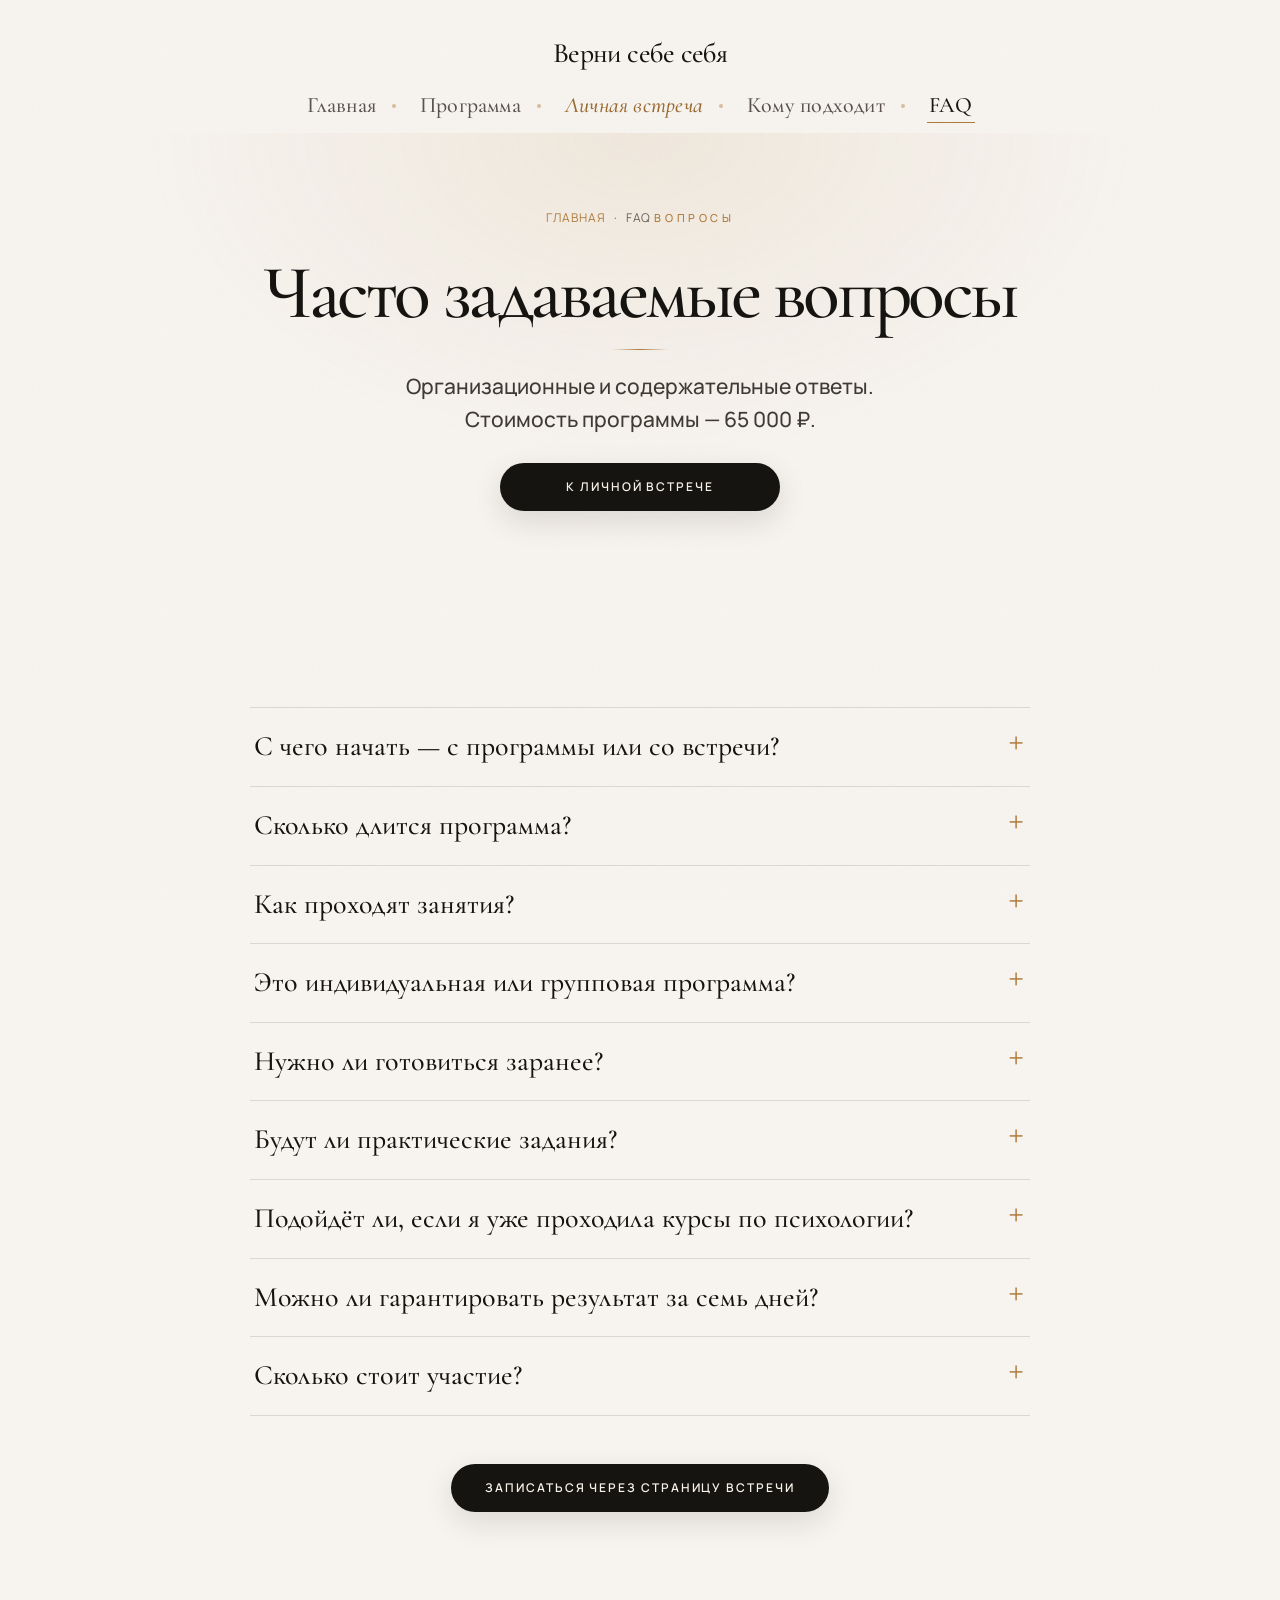
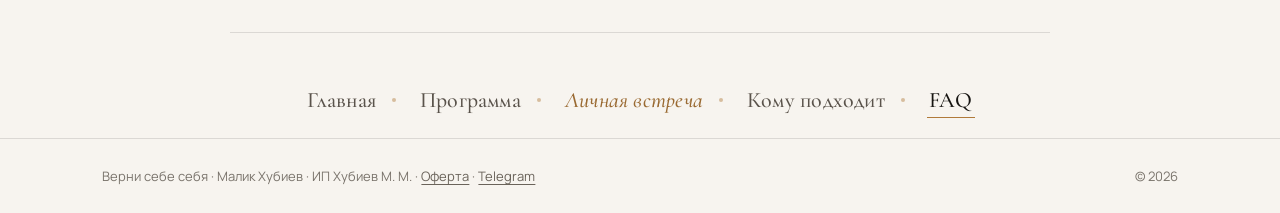
<file: faq.html>
<!doctype html>
<html lang="ru">
<head>
<meta charset="utf-8">
<meta name="viewport" content="width=device-width,initial-scale=1">
<title>FAQ — Верни себе себя | Малик Хубиев</title>
<meta name="description" content="Ответы на вопросы о формате, подготовке, заданиях, результатах и стоимости программы. Личная встреча — бесплатно.">
<meta name="author" content="Малик Хубиев">
<meta name="robots" content="index, follow, max-image-preview:large, max-snippet:-1">
<meta name="theme-color" content="#f7f4ef">
<link rel="canonical" href="https://malik-khubiev.ru/faq.html">
<meta property="og:locale" content="ru_RU">
<meta property="og:type" content="website">
<meta property="og:site_name" content="Верни себе себя">
<meta property="og:title" content="FAQ — Верни себе себя | Малик Хубиев">
<meta property="og:description" content="Ответы на вопросы о формате, подготовке, заданиях, результатах и стоимости программы. Личная встреча — бесплатно.">
<meta property="og:url" content="https://malik-khubiev.ru/faq.html">
<meta property="og:image" content="https://malik-khubiev.ru/img/hero.webp">
<meta property="og:image:secure_url" content="https://malik-khubiev.ru/img/hero.webp">
<meta property="og:image:type" content="image/webp">
<meta property="og:image:width" content="1000">
<meta property="og:image:height" content="667">
<meta property="og:image:alt" content="FAQ — Верни себе себя">
<meta name="twitter:card" content="summary_large_image">
<meta name="twitter:title" content="FAQ — Верни себе себя | Малик Хубиев">
<meta name="twitter:description" content="Ответы на вопросы о формате, подготовке, заданиях, результатах и стоимости программы. Личная встреча — бесплатно.">
<meta name="twitter:image" content="https://malik-khubiev.ru/img/hero.webp">
<meta name="geo.region" content="RU-KC">
<meta name="geo.placename" content="Черкесск">
<link rel="alternate" hreflang="ru" href="https://malik-khubiev.ru/faq.html">
<link rel="alternate" hreflang="x-default" href="https://malik-khubiev.ru/faq.html">
<link rel="icon" type="image/png" href="./img/fav/favicon-96x96.png" sizes="96x96">
<link rel="icon" type="image/svg+xml" href="./img/fav/favicon.svg">
<link rel="shortcut icon" href="./img/fav/favicon.ico">
<link rel="apple-touch-icon" sizes="180x180" href="./img/fav/apple-touch-icon.png">
<link rel="preconnect" href="https://fonts.googleapis.com">
<link rel="preconnect" href="https://fonts.gstatic.com" crossorigin>
<link href="https://fonts.googleapis.com/css2?family=Cormorant+Garamond:ital,wght@0,400;0,500;0,600;1,400;1,500&family=Manrope:wght@300;400;500;600;700&display=swap" rel="stylesheet">
<link rel="stylesheet" href="./css/site.css">
<link rel="manifest" href="/site.webmanifest">
<script type="application/ld+json">
{
  "@context": "https://schema.org",
  "@graph": [
  {
  "@type": "FAQPage",
  "@id": "https://malik-khubiev.ru/faq.html#faq",
  "url": "https://malik-khubiev.ru/faq.html",
  "name": "FAQ — Верни себе себя",
  "isPartOf": {"@id": "https://malik-khubiev.ru/#website"},
  "about": {"@id": "https://malik-khubiev.ru/#product"},
  "breadcrumb": {"@id": "https://malik-khubiev.ru/faq.html#breadcrumb"},
  "inLanguage": "ru-RU",
  "dateModified": "2026-11-24",
  "mainEntity": [
    {
      "@type": "Question",
      "name": "С чего начать — с программы или со встречи?",
      "acceptedAnswer": {
        "@type": "Answer",
        "text": "Со встречи. Сначала разбираем твою ситуацию и определяем, подходит ли программа. Затем — решение о дальнейшей работе."
      }
    },
    {
      "@type": "Question",
      "name": "Сколько длится программа?",
      "acceptedAnswer": {
        "@type": "Answer",
        "text": "Семь дней. Каждый день — индивидуальное занятие 90 минут."
      }
    },
    {
      "@type": "Question",
      "name": "Как проходят занятия?",
      "acceptedAnswer": {
        "@type": "Answer",
        "text": "Видеозвонки через Яндекс Телемост. Разбираем материал, обсуждаем твои ситуации и делаем упражнения. Камера включена."
      }
    },
    {
      "@type": "Question",
      "name": "Это индивидуальная или групповая программа?",
      "acceptedAnswer": {
        "@type": "Answer",
        "text": "Индивидуальная. На занятии — ты и я. Групповых уроков нет."
      }
    },
    {
      "@type": "Question",
      "name": "Нужно ли готовиться заранее?",
      "acceptedAnswer": {
        "@type": "Answer",
        "text": "Специальная подготовка не нужна. Достаточно выделить время и быть готовой обсуждать свои ситуации."
      }
    },
    {
      "@type": "Question",
      "name": "Будут ли практические задания?",
      "acceptedAnswer": {
        "@type": "Answer",
        "text": "Да. Мы применяем принципы к твоей жизни. Задания помогают закреплять знания между занятиями."
      }
    },
    {
      "@type": "Question",
      "name": "Подойдёт ли, если я уже проходила курсы по психологии?",
      "acceptedAnswer": {
        "@type": "Answer",
        "text": "Да. Главное — понимание собственных механизмов и практика, а не количество прочитанных книг."
      }
    },
    {
      "@type": "Question",
      "name": "Можно ли гарантировать результат за семь дней?",
      "acceptedAnswer": {
        "@type": "Answer",
        "text": "Одинаковый результат для всех гарантировать нельзя. Задача программы — дать понимание, опыт и инструменты для дальнейших изменений."
      }
    },
    {
      "@type": "Question",
      "name": "Сколько стоит участие?",
      "acceptedAnswer": {
        "@type": "Answer",
        "text": "65 000 ₽ за семидневную индивидуальную программу. Личная диагностическая встреча перед этим — бесплатная и ни к чему не обязывает."
      }
    }
  ]
  },
  {
    "@type": "BreadcrumbList",
    "@id": "https://malik-khubiev.ru/faq.html#breadcrumb",
    "itemListElement": [
      {"@type": "ListItem", "position": 1, "name": "Главная", "item": "https://malik-khubiev.ru/"},
      {"@type": "ListItem", "position": 2, "name": "FAQ", "item": "https://malik-khubiev.ru/faq.html"}
    ]
  }
  ]
}
</script>

<!-- Yandex.Metrika counter -->
<script type="text/javascript">
    (function(m,e,t,r,i,k,a){
        m[i]=m[i]||function(){(m[i].a=m[i].a||[]).push(arguments)};
        m[i].l=1*new Date();
        for (var j = 0; j < document.scripts.length; j++) {if (document.scripts[j].src === r) { return; }}
        k=e.createElement(t),a=e.getElementsByTagName(t)[0],k.async=1,k.src=r,a.parentNode.insertBefore(k,a)
    })(window, document,'script','https://mc.yandex.ru/metrika/tag.js?id=114593555', 'ym');

    ym(114593555, 'init', {ssr:true, webvisor:true, clickmap:true, ecommerce:"dataLayer", referrer: document.referrer, url: location.href, accurateTrackBounce:true, trackLinks:true});
</script>
<noscript><div><img src="https://mc.yandex.ru/watch/114593555" style="position:absolute; left:-9999px;" alt="" /></div></noscript>
<!-- /Yandex.Metrika counter -->
</head>

<body>
<div class="grain"></div>

<nav class="site-nav" aria-label="Основная навигация">
  <a class="nav-brand" href="/">Верни себе себя</a>
  <ul class="nav-links">
    <li><a href="/">Главная</a></li>
    <li><a href="./programma.html">Программа</a></li>
    <li><a href="./vstrecha.html" class="nav-cta">Личная встреча</a></li>
    <li><a href="./komu.html">Кому подходит</a></li>
    <li><a href="./faq.html" aria-current="page">FAQ</a></li>
  </ul>
</nav>

<section class="page-hero" id="top">
  <nav class="crumb" aria-label="Хлебные крошки"><a href="/">Главная</a><span>·</span><span>FAQ</span></nav>
  <div class="kicker">Вопросы</div>
  <h1>Часто задаваемые вопросы</h1>
  <p class="sub">Организационные и содержательные ответы. Стоимость программы — <span class="js-price-text">65 000 ₽</span>.</p>
  <div class="cta-row" style="margin-top:28px">
    <a class="buy" href="./vstrecha.html">К личной встрече</a>
  </div>
</section>

<section class="faq" id="faq">
  <div class="reveal faq-list">
    <details><summary>С чего начать — с программы или со встречи?</summary><p>Со встречи. Сначала разбираем твою ситуацию и определяем, подходит ли программа. Затем — решение о дальнейшей работе.</p></details>
    <details><summary>Сколько длится программа?</summary><p>Семь дней. Каждый день — индивидуальное занятие 90 минут.</p></details>
    <details><summary>Как проходят занятия?</summary><p>Видеозвонки через Яндекс Телемост. Разбираем материал, обсуждаем твои ситуации и делаем упражнения. Камера включена.</p></details>
    <details><summary>Это индивидуальная или групповая программа?</summary><p>Индивидуальная. На занятии — ты и я. Групповых уроков нет.</p></details>
    <details><summary>Нужно ли готовиться заранее?</summary><p>Специальная подготовка не нужна. Достаточно выделить время и быть готовой обсуждать свои ситуации.</p></details>
    <details><summary>Будут ли практические задания?</summary><p>Да. Мы применяем принципы к твоей жизни. Задания помогают закреплять знания между занятиями.</p></details>
    <details><summary>Подойдёт ли, если я уже проходила курсы по психологии?</summary><p>Да. Главное — понимание собственных механизмов и практика, а не количество прочитанных книг.</p></details>
    <details><summary>Можно ли гарантировать результат за семь дней?</summary><p>Одинаковый результат для всех гарантировать нельзя. Задача программы — дать понимание, опыт и инструменты для дальнейших изменений.</p></details>
    <details><summary>Сколько стоит участие?</summary><p><span class="js-price-text">65 000 ₽</span> за семидневную индивидуальную программу. Личная диагностическая встреча перед этим — бесплатная и ни к чему не обязывает.</p></details>
  </div>
  <div class="cta-row reveal" style="margin-top:48px">
    <a class="buy pulse" href="./vstrecha.html">Записаться через страницу встречи</a>
  </div>
</section>


<nav class="site-nav footer-nav" aria-label="Нижняя навигация">
  <ul class="nav-links">
    <li><a href="/">Главная</a></li>
    <li><a href="./programma.html">Программа</a></li>
    <li><a href="./vstrecha.html" class="nav-cta">Личная встреча</a></li>
    <li><a href="./komu.html">Кому подходит</a></li>
    <li><a href="./faq.html" aria-current="page">FAQ</a></li>
  </ul>
</nav>

<footer>
  <span>Верни себе себя · Малик Хубиев · ИП Хубиев М. М. · <a href="./offer.html">Оферта</a> · <a href="https://t.me/teacher_life_bot?start=site" rel="me noopener">Telegram</a></span>
  <span>© 2026</span>
</footer>


<script>
window.PAGE_LANDING = 'faq';
window.PAGE_SECTIONS = [
  {id:"top",key:"top",label:"FAQ",headline:"1"},
  {id:"faq",key:"faq",label:"Вопросы",headline:"2"}
];
</script>
<script src="./js/site.js" defer></script>

</body>
</html>
</file>
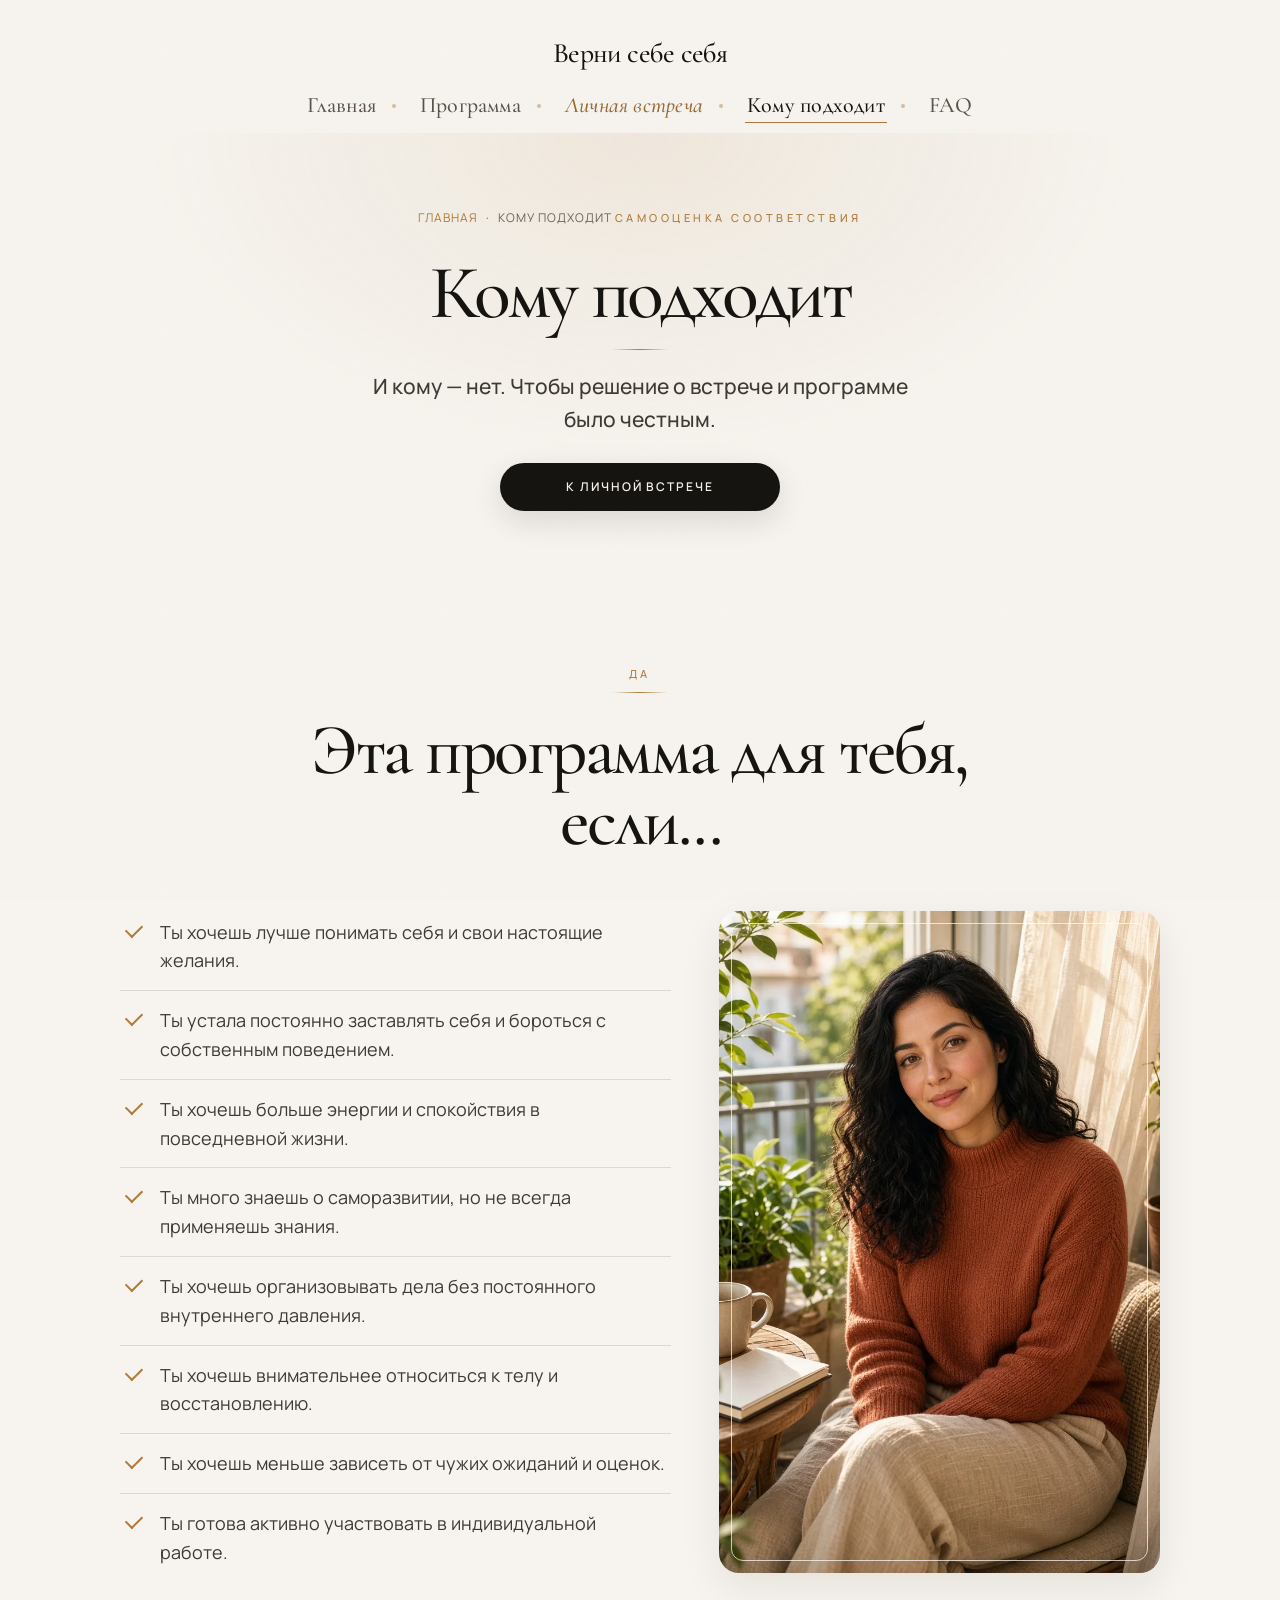
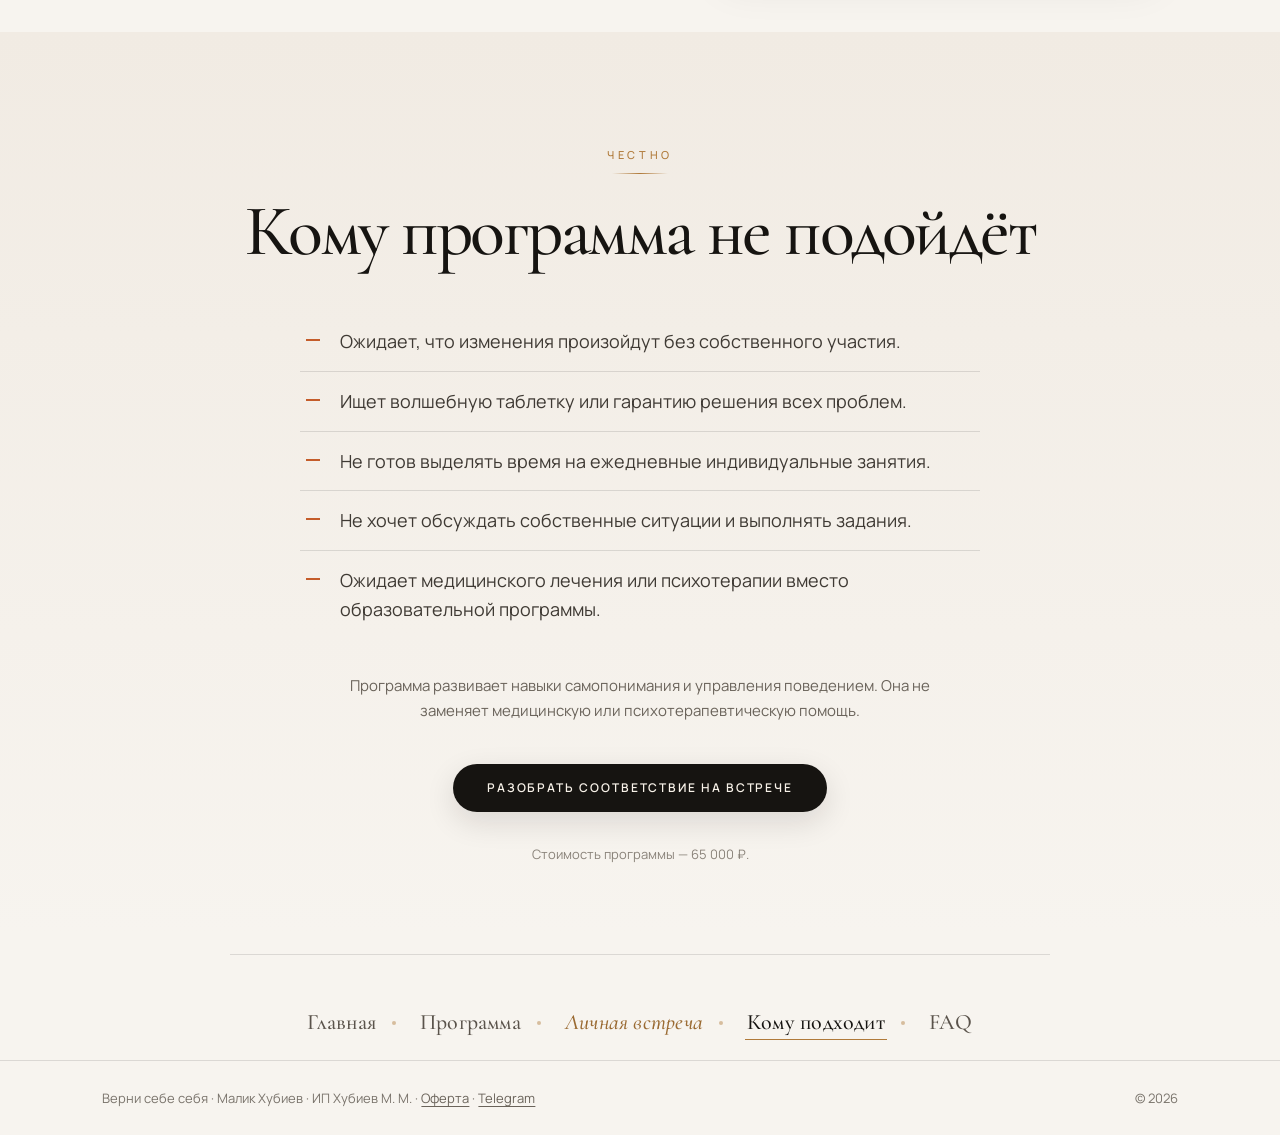
<file: komu.html>
<!doctype html>
<html lang="ru">
<head>
<meta charset="utf-8">
<meta name="viewport" content="width=device-width,initial-scale=1">
<title>Кому подходит программа «Верни себе себя» | Малик Хубиев</title>
<meta name="description" content="Для кого программа подходит — и кому не подойдёт. Честные критерии перед записью на личную встречу.">
<meta name="author" content="Малик Хубиев">
<meta name="robots" content="index, follow, max-image-preview:large, max-snippet:-1">
<meta name="theme-color" content="#f7f4ef">
<link rel="canonical" href="https://malik-khubiev.ru/komu.html">
<meta property="og:locale" content="ru_RU">
<meta property="og:type" content="website">
<meta property="og:site_name" content="Верни себе себя">
<meta property="og:title" content="Кому подходит программа «Верни себе себя» | Малик Хубиев">
<meta property="og:description" content="Для кого программа подходит — и кому не подойдёт. Честные критерии перед записью на личную встречу.">
<meta property="og:url" content="https://malik-khubiev.ru/komu.html">
<meta property="og:image" content="https://malik-khubiev.ru/img/hero.webp">
<meta property="og:image:secure_url" content="https://malik-khubiev.ru/img/hero.webp">
<meta property="og:image:type" content="image/webp">
<meta property="og:image:width" content="1000">
<meta property="og:image:height" content="667">
<meta property="og:image:alt" content="Кому подходит программа «Верни себе себя»">
<meta name="twitter:card" content="summary_large_image">
<meta name="twitter:title" content="Кому подходит программа «Верни себе себя» | Малик Хубиев">
<meta name="twitter:description" content="Для кого программа подходит — и кому не подойдёт. Честные критерии перед записью на личную встречу.">
<meta name="twitter:image" content="https://malik-khubiev.ru/img/hero.webp">
<meta name="geo.region" content="RU-KC">
<meta name="geo.placename" content="Черкесск">
<link rel="alternate" hreflang="ru" href="https://malik-khubiev.ru/komu.html">
<link rel="alternate" hreflang="x-default" href="https://malik-khubiev.ru/komu.html">
<link rel="icon" type="image/png" href="./img/fav/favicon-96x96.png" sizes="96x96">
<link rel="icon" type="image/svg+xml" href="./img/fav/favicon.svg">
<link rel="shortcut icon" href="./img/fav/favicon.ico">
<link rel="apple-touch-icon" sizes="180x180" href="./img/fav/apple-touch-icon.png">
<link rel="manifest" href="/site.webmanifest">
<link rel="preconnect" href="https://fonts.googleapis.com">
<link rel="preconnect" href="https://fonts.gstatic.com" crossorigin>
<link href="https://fonts.googleapis.com/css2?family=Cormorant+Garamond:ital,wght@0,400;0,500;0,600;1,400;1,500&family=Manrope:wght@300;400;500;600;700&display=swap" rel="stylesheet">
<link rel="stylesheet" href="./css/site.css">
<script type="application/ld+json">
{
  "@context": "https://schema.org",
  "@graph": [
    {
      "@type": "WebPage",
      "@id": "https://malik-khubiev.ru/komu.html#webpage",
      "url": "https://malik-khubiev.ru/komu.html",
      "name": "Кому подходит программа «Верни себе себя» | Малик Хубиев",
      "description": "Для кого программа подходит — и кому не подойдёт. Честные критерии перед записью на личную встречу.",
      "isPartOf": {"@id": "https://malik-khubiev.ru/#website"},
      "about": {"@id": "https://malik-khubiev.ru/#product"},
      "breadcrumb": {"@id": "https://malik-khubiev.ru/komu.html#breadcrumb"},
      "inLanguage": "ru-RU",
      "dateModified": "2026-11-24",
      "speakable": {
        "@type": "SpeakableSpecification",
        "cssSelector": ["h1", ".sub", "h2.emotion"]
      }
    },
    {
      "@type": "BreadcrumbList",
      "@id": "https://malik-khubiev.ru/komu.html#breadcrumb",
      "itemListElement": [
        {"@type": "ListItem", "position": 1, "name": "Главная", "item": "https://malik-khubiev.ru/"},
        {"@type": "ListItem", "position": 2, "name": "Кому подходит", "item": "https://malik-khubiev.ru/komu.html"}
      ]
    },
    {
      "@type": "ItemList",
      "@id": "https://malik-khubiev.ru/komu.html#fit",
      "name": "Кому подходит программа",
      "itemListOrder": "https://schema.org/ItemListOrderAscending",
      "numberOfItems": 8,
      "itemListElement": [
        {"@type": "ListItem", "position": 1, "name": "Хочешь лучше понимать себя и свои настоящие желания"},
        {"@type": "ListItem", "position": 2, "name": "Устала постоянно заставлять себя и бороться с собственным поведением"},
        {"@type": "ListItem", "position": 3, "name": "Хочешь больше энергии и спокойствия в повседневной жизни"},
        {"@type": "ListItem", "position": 4, "name": "Много знаешь о саморазвитии, но не всегда применяешь знания"},
        {"@type": "ListItem", "position": 5, "name": "Хочешь организовывать дела без постоянного внутреннего давления"},
        {"@type": "ListItem", "position": 6, "name": "Хочешь внимательнее относиться к телу и восстановлению"},
        {"@type": "ListItem", "position": 7, "name": "Хочешь меньше зависеть от чужих ожиданий и оценок"},
        {"@type": "ListItem", "position": 8, "name": "Готова активно участвовать в индивидуальной работе"}
      ]
    }
  ]
}
</script>

<!-- Yandex.Metrika counter -->
<script type="text/javascript">
    (function(m,e,t,r,i,k,a){
        m[i]=m[i]||function(){(m[i].a=m[i].a||[]).push(arguments)};
        m[i].l=1*new Date();
        for (var j = 0; j < document.scripts.length; j++) {if (document.scripts[j].src === r) { return; }}
        k=e.createElement(t),a=e.getElementsByTagName(t)[0],k.async=1,k.src=r,a.parentNode.insertBefore(k,a)
    })(window, document,'script','https://mc.yandex.ru/metrika/tag.js?id=114593555', 'ym');

    ym(114593555, 'init', {ssr:true, webvisor:true, clickmap:true, ecommerce:"dataLayer", referrer: document.referrer, url: location.href, accurateTrackBounce:true, trackLinks:true});
</script>
<noscript><div><img src="https://mc.yandex.ru/watch/114593555" style="position:absolute; left:-9999px;" alt="" /></div></noscript>
<!-- /Yandex.Metrika counter -->
</head>

<body>
<div class="grain"></div>

<nav class="site-nav" aria-label="Основная навигация">
  <a class="nav-brand" href="/">Верни себе себя</a>
  <ul class="nav-links">
    <li><a href="/">Главная</a></li>
    <li><a href="./programma.html">Программа</a></li>
    <li><a href="./vstrecha.html" class="nav-cta">Личная встреча</a></li>
    <li><a href="./komu.html" aria-current="page">Кому подходит</a></li>
    <li><a href="./faq.html">FAQ</a></li>
  </ul>
</nav>

<section class="page-hero" id="top">
  <nav class="crumb" aria-label="Хлебные крошки"><a href="/">Главная</a><span>·</span><span>Кому подходит</span></nav>
  <div class="kicker">Самооценка соответствия</div>
  <h1>Кому подходит</h1>
  <p class="sub">И кому — нет. Чтобы решение о встрече и программе было честным.</p>
  <div class="cta-row" style="margin-top:28px">
    <a class="buy" href="./vstrecha.html">К личной встрече</a>
  </div>
</section>

<section class="section" id="for">
  <div class="reveal center">
    <div class="kicker">Да</div>
    <h2 class="emotion">Эта программа для тебя, если...</h2>
  </div>
  <div class="reveal split">
    <ul class="stagger list">
      <li>Ты хочешь лучше понимать себя и свои настоящие желания.</li>
      <li>Ты устала постоянно заставлять себя и бороться с собственным поведением.</li>
      <li>Ты хочешь больше энергии и спокойствия в повседневной жизни.</li>
      <li>Ты много знаешь о саморазвитии, но не всегда применяешь знания.</li>
      <li>Ты хочешь организовывать дела без постоянного внутреннего давления.</li>
      <li>Ты хочешь внимательнее относиться к телу и восстановлению.</li>
      <li>Ты хочешь меньше зависеть от чужих ожиданий и оценок.</li>
      <li>Ты готова активно участвовать в индивидуальной работе.</li>
    </ul>
    <div class="split-photo" aria-hidden="true"><img src="img/for-1.webp" alt="" width="400" height="600" loading="lazy" decoding="async"></div>
  </div>
</section>

<section class="section not-for" id="not-for">
  <div class="reveal center">
    <div class="kicker">Честно</div>
    <h2 class="emotion">Кому программа не подойдёт</h2>
  </div>
  <ul class="reveal stagger list">
    <li>Ожидает, что изменения произойдут без собственного участия.</li>
    <li>Ищет волшебную таблетку или гарантию решения всех проблем.</li>
    <li>Не готов выделять время на ежедневные индивидуальные занятия.</li>
    <li>Не хочет обсуждать собственные ситуации и выполнять задания.</li>
    <li>Ожидает медицинского лечения или психотерапии вместо образовательной программы.</li>
  </ul>
  <p class="disclaimer">Программа развивает навыки самопонимания и управления поведением. Она не заменяет медицинскую или психотерапевтическую помощь.</p>
  <div class="cta-row reveal" style="margin-top:40px">
    <a class="buy" href="./vstrecha.html">Разобрать соответствие на встрече</a>
    <p class="cta-soft">Стоимость программы — <span class="js-price-text">65 000 ₽</span>.</p>
  </div>
</section>


<nav class="site-nav footer-nav" aria-label="Нижняя навигация">
  <ul class="nav-links">
    <li><a href="/">Главная</a></li>
    <li><a href="./programma.html">Программа</a></li>
    <li><a href="./vstrecha.html" class="nav-cta">Личная встреча</a></li>
    <li><a href="./komu.html" aria-current="page">Кому подходит</a></li>
    <li><a href="./faq.html">FAQ</a></li>
  </ul>
</nav>

<footer>
  <span>Верни себе себя · Малик Хубиев · ИП Хубиев М. М. · <a href="./offer.html">Оферта</a> · <a href="https://t.me/teacher_life_bot?start=site" rel="me noopener">Telegram</a></span>
  <span>© 2026</span>
</footer>


<script>
window.PAGE_LANDING = 'komu';
window.PAGE_SECTIONS = [
  {id:"top",key:"top",label:"Кому подходит",headline:"1"},
  {id:"for",key:"for",label:"Подходит",headline:"2"},
  {id:"not-for",key:"not_for",label:"Не подходит",headline:"3"}
];
</script>
<script src="./js/site.js" defer></script>

</body>
</html>
</file>
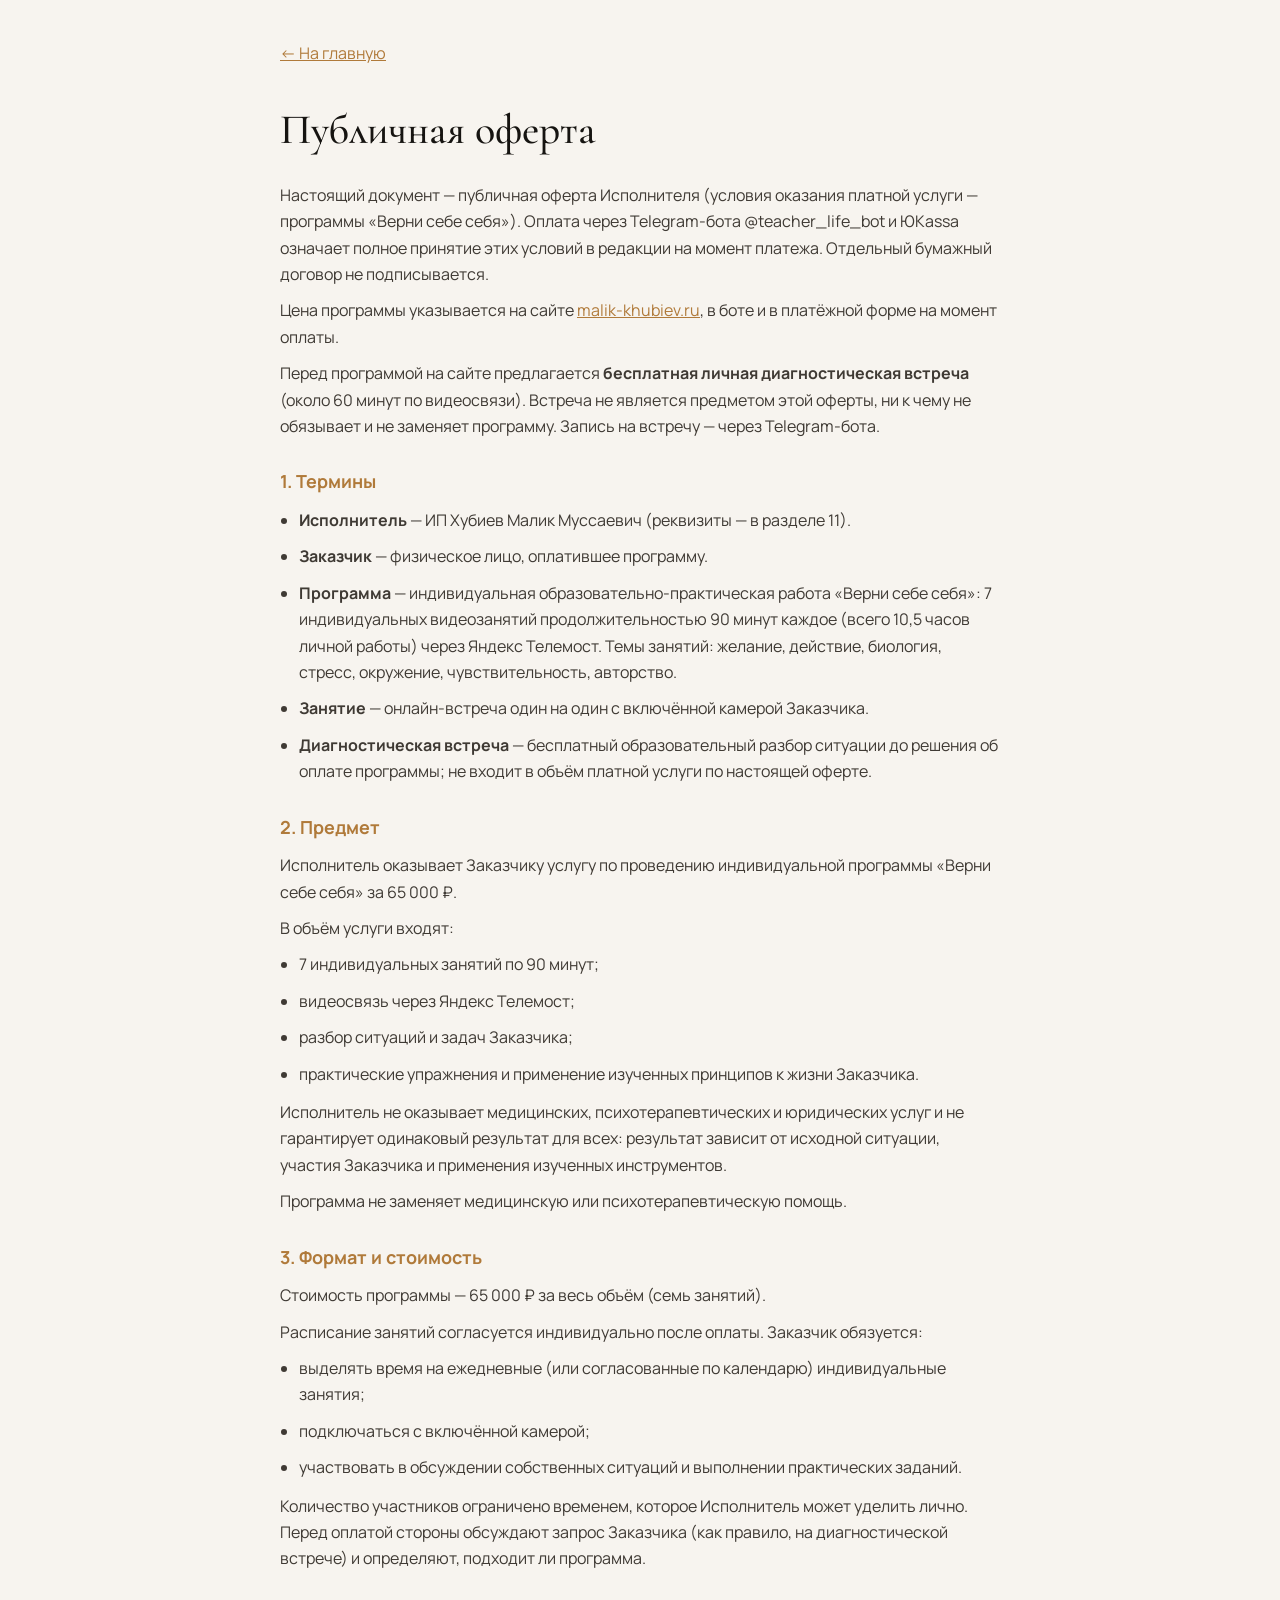
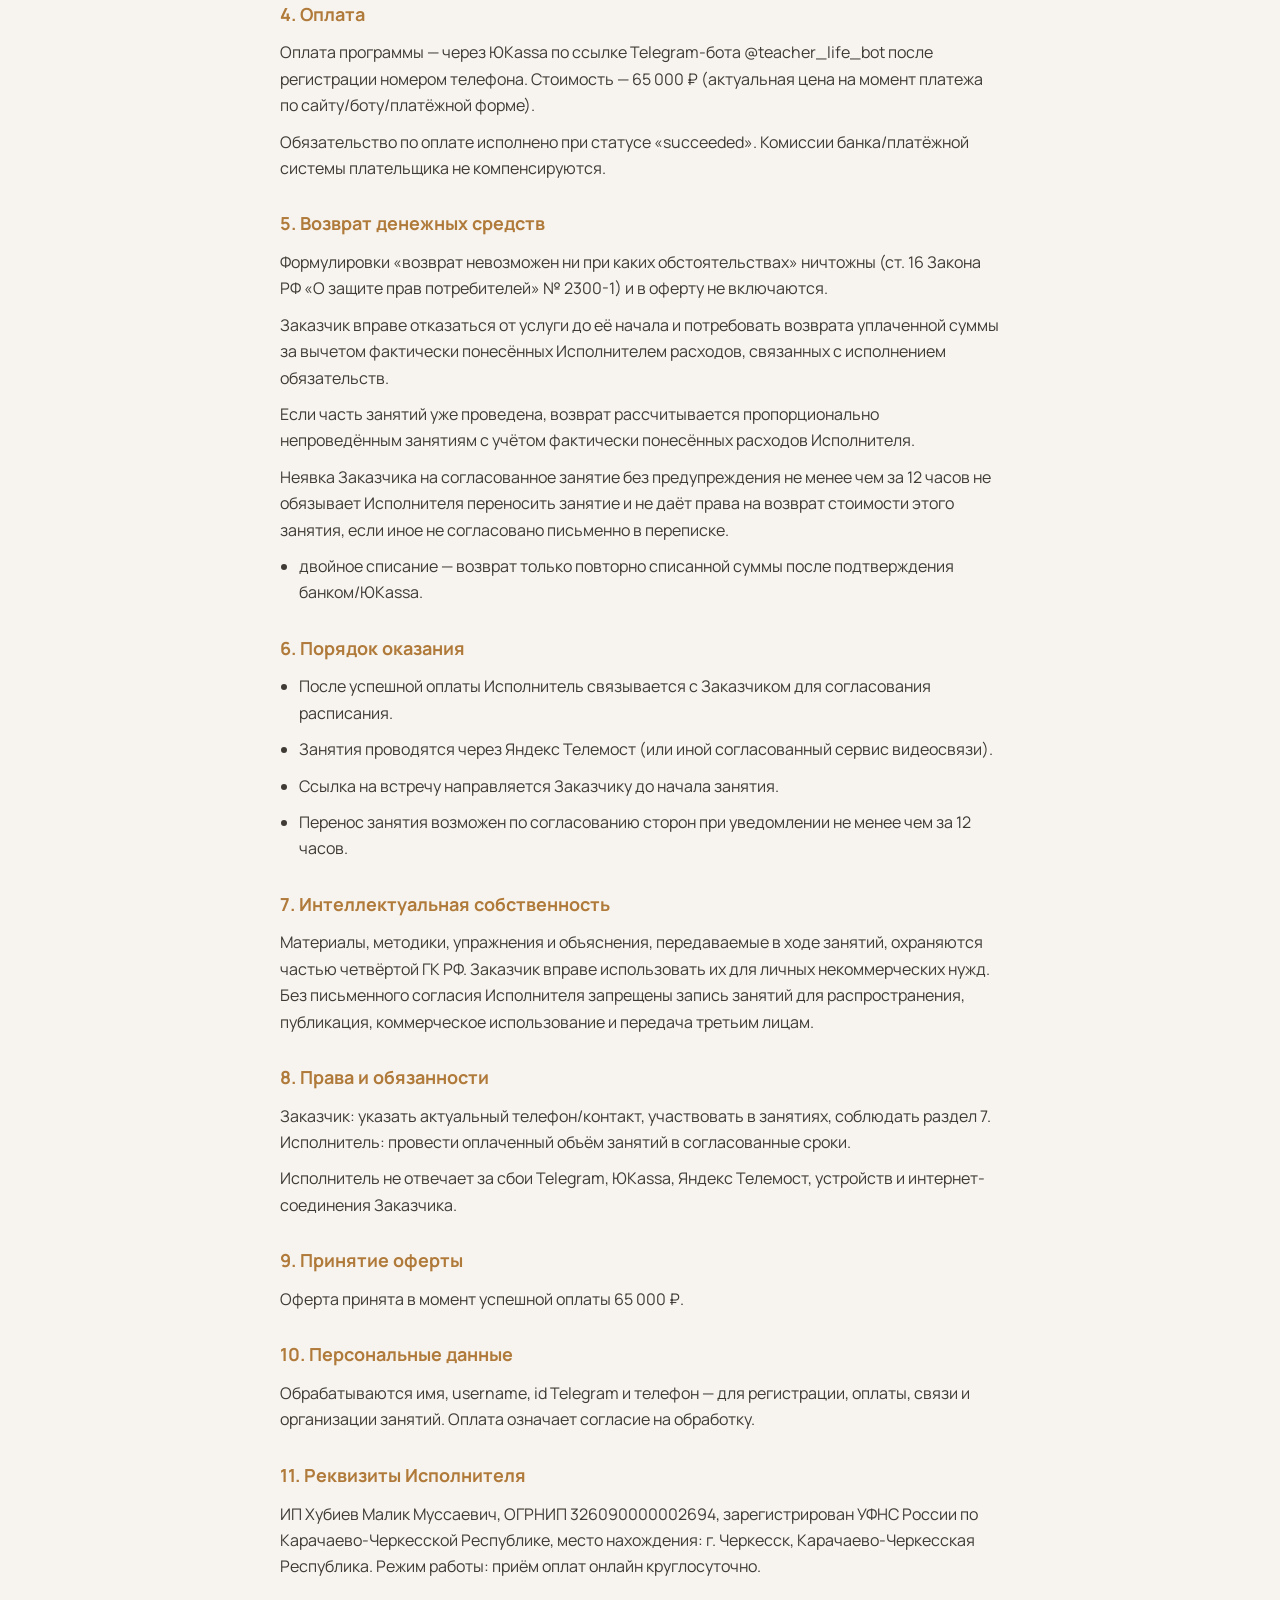
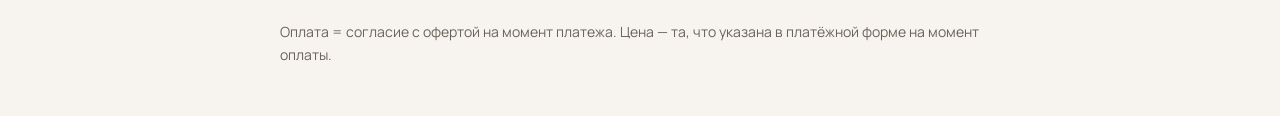
<file: offer.html>
﻿<!doctype html>
<html lang="ru">
<head>
<meta charset="utf-8">
<meta name="viewport" content="width=device-width,initial-scale=1">
<title>Публичная оферта · Верни себе себя</title>
<meta name="description" content="Публичная оферта ИП Хубиев Малик Муссаевич: условия индивидуальной программы «Верни себе себя» — 7 занятий по 90 минут. Перед программой — бесплатная диагностическая встреча.">
<meta name="robots" content="index, follow">
<meta name="author" content="Малик Хубиев">
<link rel="canonical" href="https://malik-khubiev.ru/offer.html">
<meta property="og:locale" content="ru_RU">
<meta property="og:type" content="article">
<meta property="og:site_name" content="Верни себе себя">
<meta property="og:title" content="Публичная оферта · Верни себе себя">
<meta property="og:description" content="Условия индивидуальной программы «Верни себе себя». Оплата через Telegram-бота / ЮKassa. Цена — на момент платежа.">
<meta property="og:url" content="https://malik-khubiev.ru/offer.html">
<meta property="og:image" content="https://malik-khubiev.ru/img/hero.webp">
<meta name="twitter:card" content="summary">
<meta name="theme-color" content="#f7f4ef">
<meta name="color-scheme" content="light">
<link rel="icon" type="image/svg+xml" href="./img/fav/favicon.svg">
<link rel="manifest" href="/site.webmanifest">
<link rel="describedby" href="https://malik-khubiev.ru/llms.txt" type="text/plain">
<link href="https://fonts.googleapis.com/css2?family=Cormorant+Garamond:wght@500&family=Manrope:wght@400;500&display=swap" rel="stylesheet">
<script type="application/ld+json">
{
  "@context": "https://schema.org",
  "@type": "WebPage",
  "@id": "https://malik-khubiev.ru/offer.html#webpage",
  "url": "https://malik-khubiev.ru/offer.html",
  "name": "Публичная оферта · Верни себе себя",
  "description": "Публичная оферта Исполнителя: условия индивидуальной программы «Верни себе себя» (7 занятий по 90 минут). Перед программой — бесплатная диагностическая встреча.",
  "inLanguage": "ru-RU",
  "isPartOf": {"@id": "https://malik-khubiev.ru/#website"},
  "about": {"@id": "https://malik-khubiev.ru/#product"},
  "dateModified": "2026-11-24",
  "breadcrumb": {
    "@type": "BreadcrumbList",
    "itemListElement": [
      {"@type": "ListItem", "position": 1, "name": "Главная", "item": "https://malik-khubiev.ru/"},
      {"@type": "ListItem", "position": 2, "name": "Оферта", "item": "https://malik-khubiev.ru/offer.html"}
    ]
  },
  "publisher": {
    "@type": "Organization",
    "name": "ИП Хубиев Малик Муссаевич",
    "url": "https://malik-khubiev.ru/"
  }
}
</script>
<style>
body{font-family:Manrope,sans-serif;background:#f7f4ef;color:#161411;line-height:1.65;padding:40px 22px;max-width:720px;margin:auto}
h1{font-family:"Cormorant Garamond",serif;font-weight:500;font-size:42px;margin-bottom:18px}
h2{font-size:18px;margin:28px 0 10px;color:#b07a3a}
h3{font-size:15px;margin:18px 0 8px}
p,li{margin:0 0 10px;color:#3f3a34}
ol,ul{padding-left:1.2em;margin:0 0 12px}
a{color:#b07a3a}
.muted{margin-top:40px;color:#6a635a;font-size:14px}
</style>
</head>
<body>
<a href="/">← На главную</a>
<h1>Публичная оферта</h1>
<p>Настоящий документ — публичная оферта Исполнителя (условия оказания платной услуги — программы «Верни себе себя»). Оплата через Telegram-бота @teacher_life_bot и ЮKassa означает полное принятие этих условий в редакции на момент платежа. Отдельный бумажный договор не подписывается.</p>
<p>Цена программы указывается на сайте <a href="https://malik-khubiev.ru/">malik-khubiev.ru</a>, в боте и в платёжной форме на момент оплаты.</p>
<p>Перед программой на сайте предлагается <b>бесплатная личная диагностическая встреча</b> (около 60 минут по видеосвязи). Встреча не является предметом этой оферты, ни к чему не обязывает и не заменяет программу. Запись на встречу — через Telegram-бота.</p>

<h2>1. Термины</h2>
<ul>
  <li><b>Исполнитель</b> — ИП Хубиев Малик Муссаевич (реквизиты — в разделе 11).</li>
  <li><b>Заказчик</b> — физическое лицо, оплатившее программу.</li>
  <li><b>Программа</b> — индивидуальная образовательно-практическая работа «Верни себе себя»: 7 индивидуальных видеозанятий продолжительностью 90 минут каждое (всего 10,5 часов личной работы) через Яндекс Телемост. Темы занятий: желание, действие, биология, стресс, окружение, чувствительность, авторство.</li>
  <li><b>Занятие</b> — онлайн-встреча один на один с включённой камерой Заказчика.</li>
  <li><b>Диагностическая встреча</b> — бесплатный образовательный разбор ситуации до решения об оплате программы; не входит в объём платной услуги по настоящей оферте.</li>
</ul>

<h2>2. Предмет</h2>
<p>Исполнитель оказывает Заказчику услугу по проведению индивидуальной программы «Верни себе себя» за <span class="js-price-text">65 000 ₽</span>.</p>
<p>В объём услуги входят:</p>
<ul>
  <li>7 индивидуальных занятий по 90 минут;</li>
  <li>видеосвязь через Яндекс Телемост;</li>
  <li>разбор ситуаций и задач Заказчика;</li>
  <li>практические упражнения и применение изученных принципов к жизни Заказчика.</li>
</ul>
<p>Исполнитель не оказывает медицинских, психотерапевтических и юридических услуг и не гарантирует одинаковый результат для всех: результат зависит от исходной ситуации, участия Заказчика и применения изученных инструментов.</p>
<p>Программа не заменяет медицинскую или психотерапевтическую помощь.</p>

<h2>3. Формат и стоимость</h2>
<p>Стоимость программы — <span class="js-price-text">65 000 ₽</span> за весь объём (семь занятий).</p>
<p>Расписание занятий согласуется индивидуально после оплаты. Заказчик обязуется:</p>
<ul>
  <li>выделять время на ежедневные (или согласованные по календарю) индивидуальные занятия;</li>
  <li>подключаться с включённой камерой;</li>
  <li>участвовать в обсуждении собственных ситуаций и выполнении практических заданий.</li>
</ul>
<p>Количество участников ограничено временем, которое Исполнитель может уделить лично. Перед оплатой стороны обсуждают запрос Заказчика (как правило, на диагностической встрече) и определяют, подходит ли программа.</p>

<h2>4. Оплата</h2>
<p>Оплата программы — через ЮKassa по ссылке Telegram-бота @teacher_life_bot после регистрации номером телефона. Стоимость — <span class="js-price-text">65 000 ₽</span> (актуальная цена на момент платежа по сайту/боту/платёжной форме).</p>
<p>Обязательство по оплате исполнено при статусе «succeeded». Комиссии банка/платёжной системы плательщика не компенсируются.</p>

<h2>5. Возврат денежных средств</h2>
<p>Формулировки «возврат невозможен ни при каких обстоятельствах» ничтожны (ст. 16 Закона РФ «О защите прав потребителей» № 2300-1) и в оферту не включаются.</p>
<p>Заказчик вправе отказаться от услуги до её начала и потребовать возврата уплаченной суммы за вычетом фактически понесённых Исполнителем расходов, связанных с исполнением обязательств.</p>
<p>Если часть занятий уже проведена, возврат рассчитывается пропорционально непроведённым занятиям с учётом фактически понесённых расходов Исполнителя.</p>
<p>Неявка Заказчика на согласованное занятие без предупреждения не менее чем за 12 часов не обязывает Исполнителя переносить занятие и не даёт права на возврат стоимости этого занятия, если иное не согласовано письменно в переписке.</p>
<ul>
  <li>двойное списание — возврат только повторно списанной суммы после подтверждения банком/ЮKassa.</li>
</ul>

<h2>6. Порядок оказания</h2>
<ul>
  <li>После успешной оплаты Исполнитель связывается с Заказчиком для согласования расписания.</li>
  <li>Занятия проводятся через Яндекс Телемост (или иной согласованный сервис видеосвязи).</li>
  <li>Ссылка на встречу направляется Заказчику до начала занятия.</li>
  <li>Перенос занятия возможен по согласованию сторон при уведомлении не менее чем за 12 часов.</li>
</ul>

<h2>7. Интеллектуальная собственность</h2>
<p>Материалы, методики, упражнения и объяснения, передаваемые в ходе занятий, охраняются частью четвёртой ГК РФ. Заказчик вправе использовать их для личных некоммерческих нужд. Без письменного согласия Исполнителя запрещены запись занятий для распространения, публикация, коммерческое использование и передача третьим лицам.</p>

<h2>8. Права и обязанности</h2>
<p>Заказчик: указать актуальный телефон/контакт, участвовать в занятиях, соблюдать раздел 7. Исполнитель: провести оплаченный объём занятий в согласованные сроки.</p>
<p>Исполнитель не отвечает за сбои Telegram, ЮKassa, Яндекс Телемост, устройств и интернет-соединения Заказчика.</p>

<h2>9. Принятие оферты</h2>
<p>Оферта принята в момент успешной оплаты <span class="js-price-text">65 000 ₽</span>.</p>

<h2>10. Персональные данные</h2>
<p>Обрабатываются имя, username, id Telegram и телефон — для регистрации, оплаты, связи и организации занятий. Оплата означает согласие на обработку.</p>

<h2>11. Реквизиты Исполнителя</h2>
<p>ИП Хубиев Малик Муссаевич, ОГРНИП 326090000002694, зарегистрирован УФНС России по Карачаево-Черкесской Республике, место нахождения: г. Черкесск, Карачаево-Черкесская Республика. Режим работы: приём оплат онлайн круглосуточно.</p>
<p class="muted">Оплата = согласие с офертой на момент платежа. Цена — та, что указана в платёжной форме на момент оплаты.</p>

<!-- Yandex.Metrika counter -->
<script type="text/javascript">
    (function(m,e,t,r,i,k,a){
        m[i]=m[i]||function(){(m[i].a=m[i].a||[]).push(arguments)};
        m[i].l=1*new Date();
        for (var j = 0; j < document.scripts.length; j++) {if (document.scripts[j].src === r) { return; }}
        k=e.createElement(t),a=e.getElementsByTagName(t)[0],k.async=1,k.src=r,a.parentNode.insertBefore(k,a)
    })(window, document,'script','https://mc.yandex.ru/metrika/tag.js?id=114593555', 'ym');

    ym(114593555, 'init', {ssr:true, webvisor:true, clickmap:true, ecommerce:"dataLayer", referrer: document.referrer, url: location.href, accurateTrackBounce:true, trackLinks:true});
</script>
<noscript><div><img src="https://mc.yandex.ru/watch/114593555" style="position:absolute; left:-9999px;" alt="" /></div></noscript>
<!-- /Yandex.Metrika counter -->

<script>
(function(){
  var LIFE_API = (window.LIFE_API || "http://127.0.0.1:8000").replace(/\/$/, "");
  function applyPrice(display){
    if (!display) return;
    document.querySelectorAll(".js-price-text").forEach(function(el){
      el.textContent = display;
    });
  }
  fetch(LIFE_API + "/api/dates")
    .then(function(r){ return r.ok ? r.json() : null; })
    .then(function(data){
      if (data && data.ok && data.price_display) applyPrice(data.price_display);
    })
    .catch(function(){});
})();
</script>
</body>
</html>
</file>
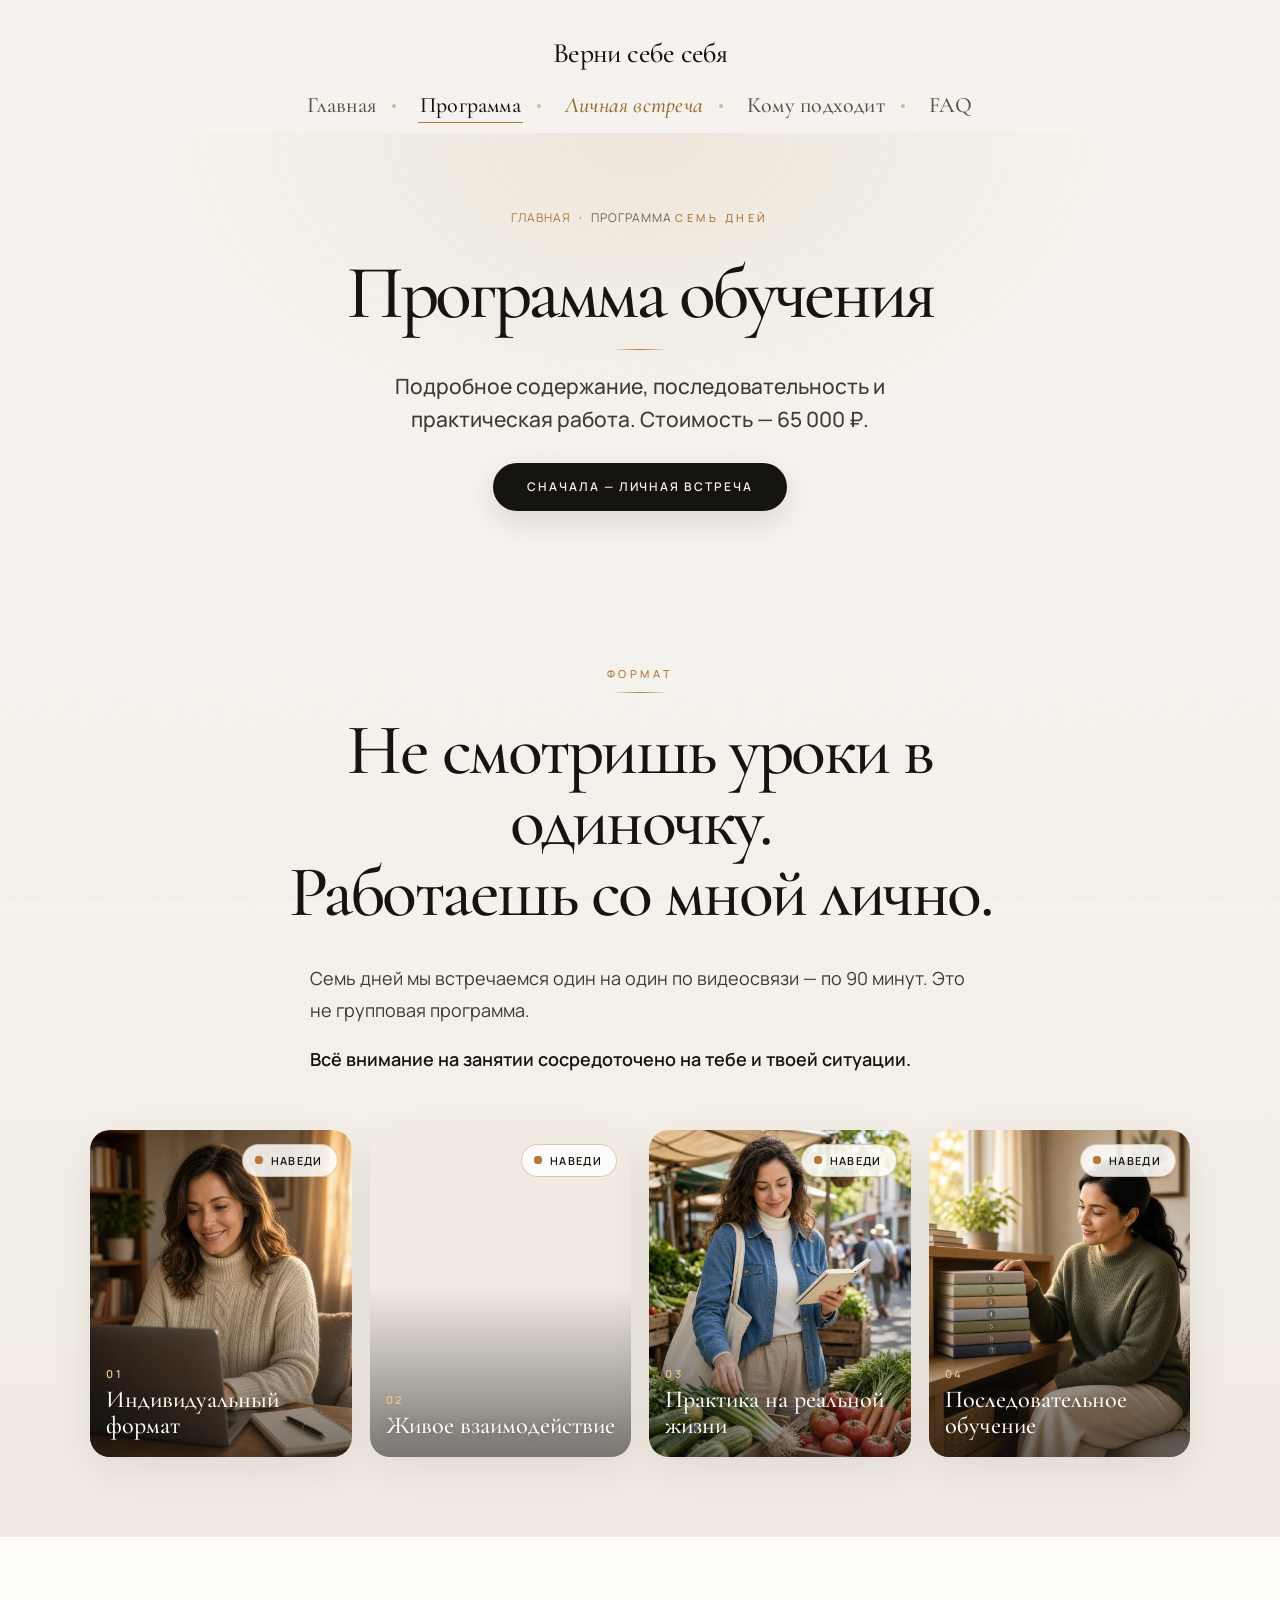
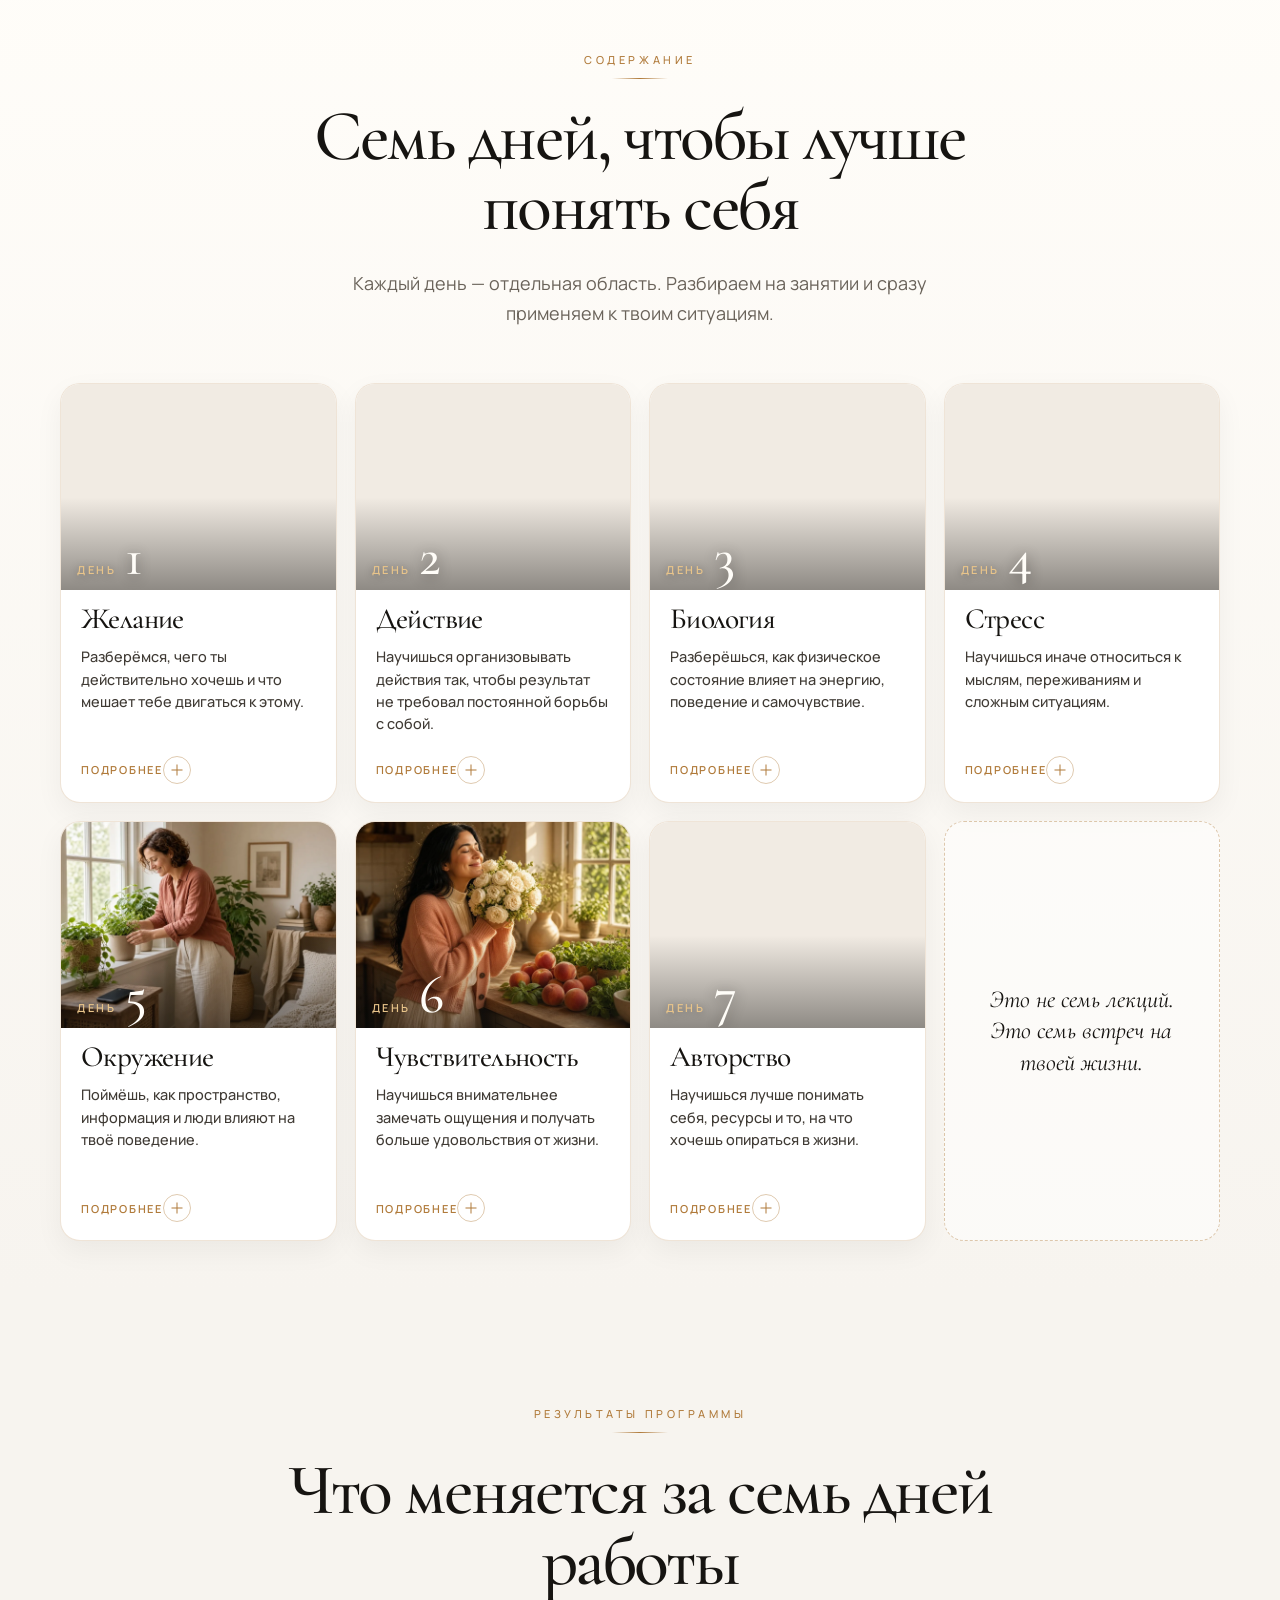
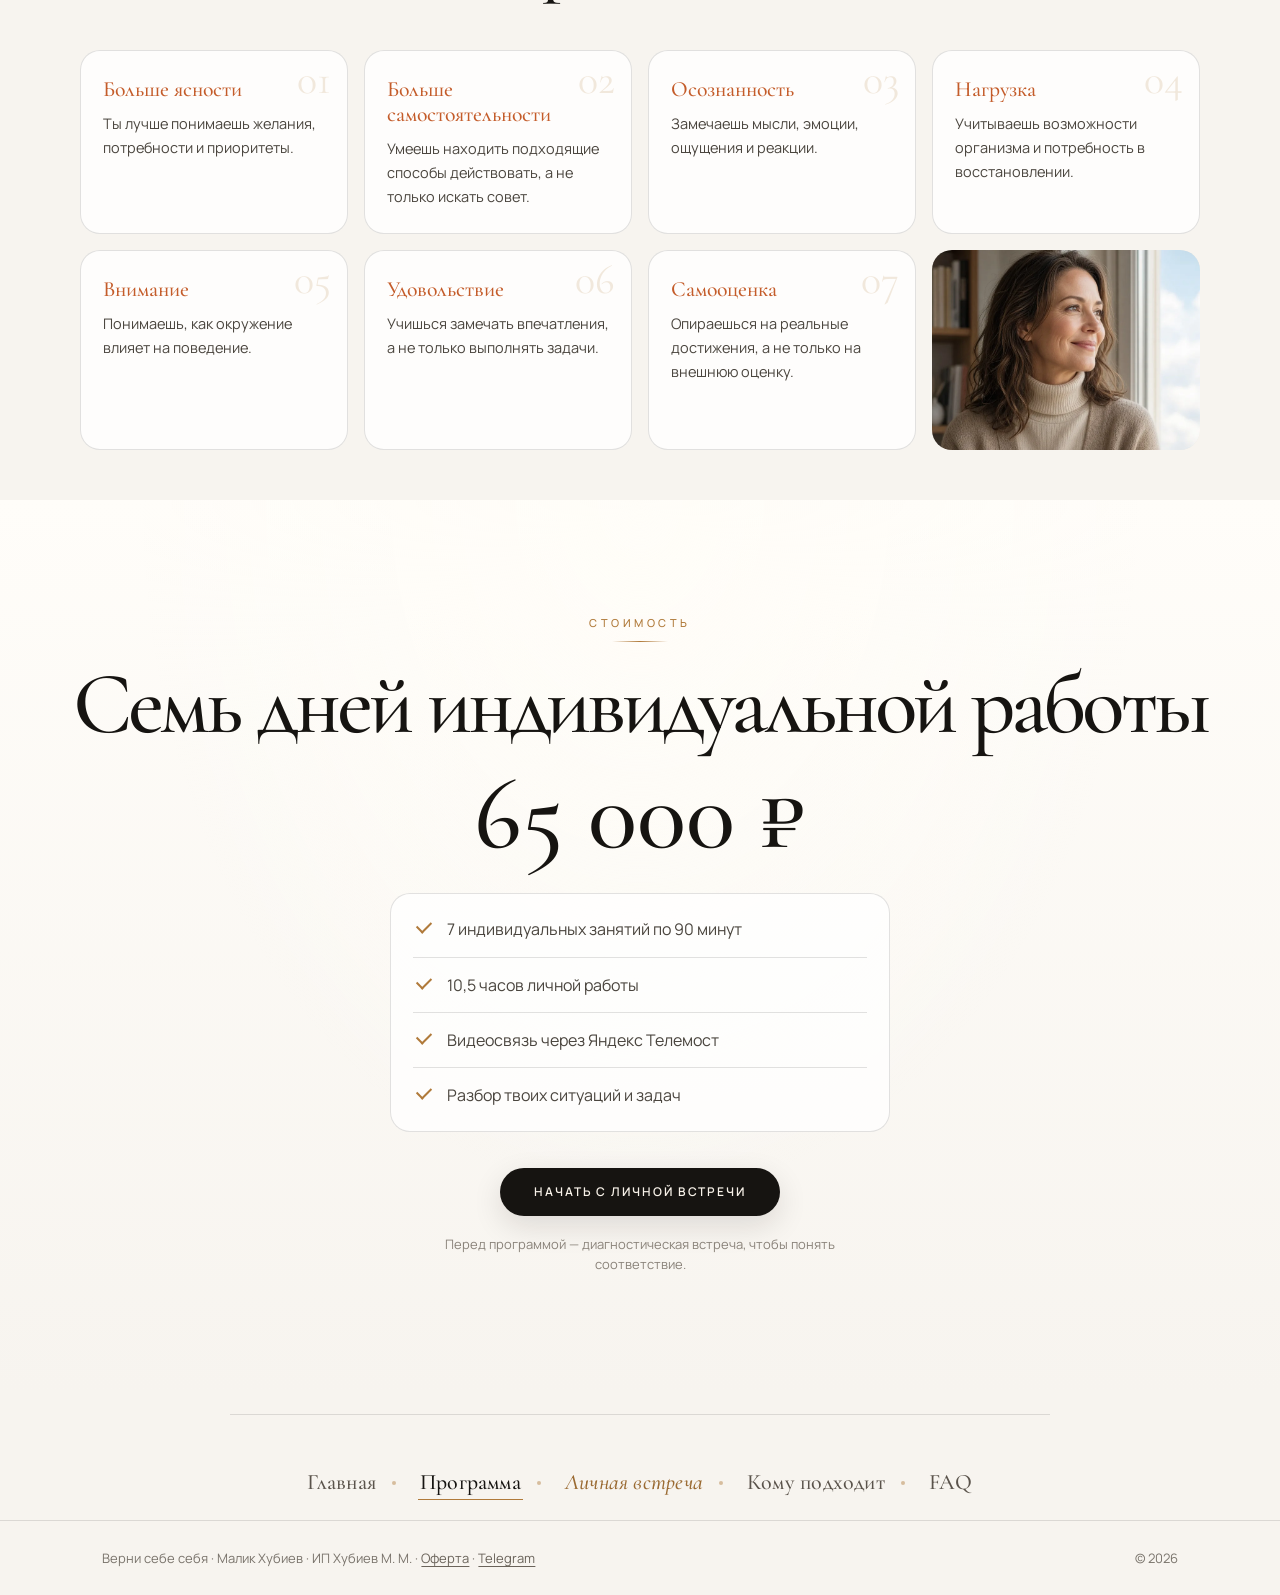
<file: programma.html>
<!doctype html>
<html lang="ru">
<head>
<meta charset="utf-8">
<meta name="viewport" content="width=device-width,initial-scale=1">
<title>Программа «Верни себе себя» — 7 дней | Малик Хубиев</title>
<meta name="description" content="Семь дней индивидуальной работы: желание, действие, биология, стресс, окружение, чувствительность, авторство. Стоимость — 65 000 ₽.">
<meta name="author" content="Малик Хубиев">
<meta name="robots" content="index, follow, max-image-preview:large, max-snippet:-1">
<meta name="theme-color" content="#f7f4ef">
<link rel="canonical" href="https://malik-khubiev.ru/programma.html">
<meta property="og:locale" content="ru_RU">
<meta property="og:type" content="website">
<meta property="og:site_name" content="Верни себе себя">
<meta property="og:title" content="Программа «Верни себе себя» — 7 дней | Малик Хубиев">
<meta property="og:description" content="Семь дней индивидуальной работы: желание, действие, биология, стресс, окружение, чувствительность, авторство. Стоимость — 65 000 ₽.">
<meta property="og:url" content="https://malik-khubiev.ru/programma.html">
<meta property="og:image" content="https://malik-khubiev.ru/img/hero.webp">
<meta property="og:image:secure_url" content="https://malik-khubiev.ru/img/hero.webp">
<meta property="og:image:type" content="image/webp">
<meta property="og:image:width" content="1000">
<meta property="og:image:height" content="667">
<meta property="og:image:alt" content="Программа «Верни себе себя» — 7 дней индивидуальной работы">
<meta property="product:price:amount" content="65000">
<meta property="product:price:currency" content="RUB">
<meta name="twitter:card" content="summary_large_image">
<meta name="twitter:title" content="Программа «Верни себе себя» — 7 дней | Малик Хубиев">
<meta name="twitter:description" content="Семь дней индивидуальной работы: желание, действие, биология, стресс, окружение, чувствительность, авторство. Стоимость — 65 000 ₽.">
<meta name="twitter:image" content="https://malik-khubiev.ru/img/hero.webp">
<meta name="geo.region" content="RU-KC">
<meta name="geo.placename" content="Черкесск">
<link rel="alternate" hreflang="ru" href="https://malik-khubiev.ru/programma.html">
<link rel="alternate" hreflang="x-default" href="https://malik-khubiev.ru/programma.html">
<link rel="icon" type="image/png" href="./img/fav/favicon-96x96.png" sizes="96x96">
<link rel="icon" type="image/svg+xml" href="./img/fav/favicon.svg">
<link rel="shortcut icon" href="./img/fav/favicon.ico">
<link rel="apple-touch-icon" sizes="180x180" href="./img/fav/apple-touch-icon.png">
<link rel="manifest" href="/site.webmanifest">
<link rel="preconnect" href="https://fonts.googleapis.com">
<link rel="preconnect" href="https://fonts.gstatic.com" crossorigin>
<link href="https://fonts.googleapis.com/css2?family=Cormorant+Garamond:ital,wght@0,400;0,500;0,600;1,400;1,500&family=Manrope:wght@300;400;500;600;700&display=swap" rel="stylesheet">
<link rel="stylesheet" href="./css/site.css">
<script type="application/ld+json">
{
  "@context": "https://schema.org",
  "@graph": [
    {
      "@type": "WebPage",
      "@id": "https://malik-khubiev.ru/programma.html#webpage",
      "url": "https://malik-khubiev.ru/programma.html",
      "name": "Программа «Верни себе себя» — 7 дней | Малик Хубиев",
      "description": "Семь дней индивидуальной работы: желание, действие, биология, стресс, окружение, чувствительность, авторство. Стоимость — 65 000 ₽.",
      "isPartOf": {"@id": "https://malik-khubiev.ru/#website"},
      "about": [
        {"@id": "https://malik-khubiev.ru/#product"},
        {"@id": "https://malik-khubiev.ru/#course"}
      ],
      "mainEntity": {"@id": "https://malik-khubiev.ru/#course"},
      "breadcrumb": {"@id": "https://malik-khubiev.ru/programma.html#breadcrumb"},
      "inLanguage": "ru-RU",
      "dateModified": "2026-11-24",
      "primaryImageOfPage": {
        "@type": "ImageObject",
        "url": "https://malik-khubiev.ru/img/hero.webp",
        "width": 1000,
        "height": 667
      }
    },
    {
      "@type": "BreadcrumbList",
      "@id": "https://malik-khubiev.ru/programma.html#breadcrumb",
      "itemListElement": [
        {"@type": "ListItem", "position": 1, "name": "Главная", "item": "https://malik-khubiev.ru/"},
        {"@type": "ListItem", "position": 2, "name": "Программа", "item": "https://malik-khubiev.ru/programma.html"}
      ]
    },
    {
      "@type": "Course",
      "@id": "https://malik-khubiev.ru/#course",
      "name": "Верни себе себя — индивидуальная программа за 7 дней",
      "description": "Семь индивидуальных занятий по 90 минут с Маликом Хубиевым. Темы: желание, действие, биология, стресс, окружение, чувствительность, авторство.",
      "url": "https://malik-khubiev.ru/programma.html",
      "provider": {"@id": "https://malik-khubiev.ru/#org"},
      "instructor": {"@id": "https://malik-khubiev.ru/#person"},
      "image": [
        "https://malik-khubiev.ru/img/day-1.webp",
        "https://malik-khubiev.ru/img/day-2.webp",
        "https://malik-khubiev.ru/img/day-3.webp",
        "https://malik-khubiev.ru/img/day-4.webp",
        "https://malik-khubiev.ru/img/day-5.webp",
        "https://malik-khubiev.ru/img/day-6.webp",
        "https://malik-khubiev.ru/img/day-7.webp"
      ],
      "inLanguage": "ru-RU",
      "isAccessibleForFree": false,
      "educationalLevel": "взрослые",
      "hasCourseInstance": {
        "@type": "CourseInstance",
        "name": "Индивидуальный поток «Верни себе себя»",
        "courseMode": "online",
        "courseWorkload": "PT10H30M",
        "instructor": {"@id": "https://malik-khubiev.ru/#person"},
        "offers": {
          "@type": "Offer",
          "price": "65000",
          "priceCurrency": "RUB",
          "availability": "https://schema.org/InStock",
          "url": "https://malik-khubiev.ru/vstrecha.html",
          "seller": {"@id": "https://malik-khubiev.ru/#org"}
        }
      },
      "offers": {
        "@type": "Offer",
        "price": "65000",
        "priceCurrency": "RUB",
        "availability": "https://schema.org/InStock",
        "url": "https://malik-khubiev.ru/offer.html",
        "priceValidUntil": "2027-12-31",
        "seller": {"@id": "https://malik-khubiev.ru/#org"}
      },
      "syllabusSections": [
        {"@type": "Syllabus", "name": "День 1 — Желание", "description": "Чего ты действительно хочешь и что мешает двигаться к этому", "position": 1},
        {"@type": "Syllabus", "name": "День 2 — Действие", "description": "Организация действий без постоянной борьбы с собой", "position": 2},
        {"@type": "Syllabus", "name": "День 3 — Биология", "description": "Как физическое состояние влияет на энергию и поведение", "position": 3},
        {"@type": "Syllabus", "name": "День 4 — Стресс", "description": "Мысли, переживания и устойчивость к дискомфорту", "position": 4},
        {"@type": "Syllabus", "name": "День 5 — Окружение", "description": "Пространство, информация и люди, влияющие на поведение", "position": 5},
        {"@type": "Syllabus", "name": "День 6 — Чувствительность", "description": "Ощущения и удовольствие от жизни", "position": 6},
        {"@type": "Syllabus", "name": "День 7 — Авторство", "description": "Ресурсы и собственные ориентиры", "position": 7}
      ]
    },
    {
      "@type": "ItemList",
      "@id": "https://malik-khubiev.ru/programma.html#days",
      "name": "Семь дней программы",
      "numberOfItems": 7,
      "itemListOrder": "https://schema.org/ItemListOrderAscending",
      "itemListElement": [
        {"@type": "ListItem", "position": 1, "name": "Желание", "url": "https://malik-khubiev.ru/programma.html#study"},
        {"@type": "ListItem", "position": 2, "name": "Действие", "url": "https://malik-khubiev.ru/programma.html#study"},
        {"@type": "ListItem", "position": 3, "name": "Биология", "url": "https://malik-khubiev.ru/programma.html#study"},
        {"@type": "ListItem", "position": 4, "name": "Стресс", "url": "https://malik-khubiev.ru/programma.html#study"},
        {"@type": "ListItem", "position": 5, "name": "Окружение", "url": "https://malik-khubiev.ru/programma.html#study"},
        {"@type": "ListItem", "position": 6, "name": "Чувствительность", "url": "https://malik-khubiev.ru/programma.html#study"},
        {"@type": "ListItem", "position": 7, "name": "Авторство", "url": "https://malik-khubiev.ru/programma.html#study"}
      ]
    },
    {
      "@type": ["Product", "Service"],
      "@id": "https://malik-khubiev.ru/#product",
      "name": "Верни себе себя — индивидуальная программа за 7 дней",
      "sku": "vs-individual-7",
      "url": "https://malik-khubiev.ru/programma.html",
      "image": "https://malik-khubiev.ru/img/hero.webp",
      "description": "Семь дней индивидуальной работы: семь видеозанятий по 90 минут через Яндекс Телемост.",
      "brand": {"@id": "https://malik-khubiev.ru/#org"},
      "provider": {"@id": "https://malik-khubiev.ru/#person"},
      "offers": {
        "@type": "Offer",
        "price": "65000",
        "priceCurrency": "RUB",
        "availability": "https://schema.org/InStock",
        "url": "https://malik-khubiev.ru/offer.html",
        "seller": {"@id": "https://malik-khubiev.ru/#org"}
      }
    }
  ]
}
</script>

<!-- Yandex.Metrika counter -->
<script type="text/javascript">
    (function(m,e,t,r,i,k,a){
        m[i]=m[i]||function(){(m[i].a=m[i].a||[]).push(arguments)};
        m[i].l=1*new Date();
        for (var j = 0; j < document.scripts.length; j++) {if (document.scripts[j].src === r) { return; }}
        k=e.createElement(t),a=e.getElementsByTagName(t)[0],k.async=1,k.src=r,a.parentNode.insertBefore(k,a)
    })(window, document,'script','https://mc.yandex.ru/metrika/tag.js?id=114593555', 'ym');

    ym(114593555, 'init', {ssr:true, webvisor:true, clickmap:true, ecommerce:"dataLayer", referrer: document.referrer, url: location.href, accurateTrackBounce:true, trackLinks:true});
</script>
<noscript><div><img src="https://mc.yandex.ru/watch/114593555" style="position:absolute; left:-9999px;" alt="" /></div></noscript>
<!-- /Yandex.Metrika counter -->
</head>

<body>
<div class="grain"></div>

<nav class="site-nav" aria-label="Основная навигация">
  <a class="nav-brand" href="/">Верни себе себя</a>
  <ul class="nav-links">
    <li><a href="/">Главная</a></li>
    <li><a href="./programma.html" aria-current="page">Программа</a></li>
    <li><a href="./vstrecha.html" class="nav-cta">Личная встреча</a></li>
    <li><a href="./komu.html">Кому подходит</a></li>
    <li><a href="./faq.html">FAQ</a></li>
  </ul>
</nav>

<section class="page-hero" id="top">
  <nav class="crumb" aria-label="Хлебные крошки"><a href="/">Главная</a><span>·</span><span>Программа</span></nav>
  <div class="kicker">Семь дней</div>
  <h1>Программа обучения</h1>
  <p class="sub">Подробное содержание, последовательность и практическая работа. Стоимость — <span class="js-price-text">65 000 ₽</span>.</p>
  <div class="cta-row" style="margin-top:28px">
    <a class="buy" href="./vstrecha.html">Сначала — личная встреча</a>
  </div>
</section>

<section class="section how" id="how">
  <div class="reveal center">
    <div class="kicker">Формат</div>
    <h2 class="emotion">Не смотришь уроки в одиночку.<br>Работаешь со мной лично.</h2>
  </div>
  <div class="reveal prose">
    <p>Семь дней мы встречаемся один на один по видеосвязи — по 90 минут. Это не групповая программа.</p>
    <p><b>Всё внимание на занятии сосредоточено на тебе и твоей ситуации.</b></p>
  </div>
  <div class="reveal stagger flip-grid g4">
    <div class="flip" tabindex="0" role="button" aria-expanded="false"><div class="flip-inner"><div class="flip-face flip-front"><img src="img/how-1.webp" alt="" width="1000" height="667" loading="lazy" decoding="async"><span class="flip-hint"><i></i><span class="h-tap">Нажми</span><span class="h-hover">Наведи</span></span><div class="flip-cap"><small>01</small><b>Индивидуальный формат</b></div></div><div class="flip-face flip-back"><small>01</small><b>Индивидуальный формат</b><p>Все занятия проходят один на один. Мы работаем с твоими задачами и целями.</p></div></div></div>
    <div class="flip" tabindex="0" role="button" aria-expanded="false"><div class="flip-inner"><div class="flip-face flip-front"><img src="img/how-2.webp" alt="" width="400" height="600" loading="lazy" decoding="async"><span class="flip-hint"><i></i><span class="h-tap">Нажми</span><span class="h-hover">Наведи</span></span><div class="flip-cap"><small>02</small><b>Живое взаимодействие</b></div></div><div class="flip-face flip-back"><small>02</small><b>Живое взаимодействие</b><p>Ты можешь сразу задавать вопросы и обсуждать собственные примеры.</p></div></div></div>
    <div class="flip" tabindex="0" role="button" aria-expanded="false"><div class="flip-inner"><div class="flip-face flip-front"><img src="img/how-3.webp" alt="" width="400" height="600" loading="lazy" decoding="async"><span class="flip-hint"><i></i><span class="h-tap">Нажми</span><span class="h-hover">Наведи</span></span><div class="flip-cap"><small>03</small><b>Практика на реальной жизни</b></div></div><div class="flip-face flip-back"><small>03</small><b>Практика на реальной жизни</b><p>Ты учишься применять принципы к своим повседневным ситуациям.</p></div></div></div>
    <div class="flip" tabindex="0" role="button" aria-expanded="false"><div class="flip-inner"><div class="flip-face flip-front"><img src="img/how-4.webp" alt="" width="400" height="600" loading="lazy" decoding="async"><span class="flip-hint"><i></i><span class="h-tap">Нажми</span><span class="h-hover">Наведи</span></span><div class="flip-cap"><small>04</small><b>Последовательное обучение</b></div></div><div class="flip-face flip-back"><small>04</small><b>Последовательное обучение</b><p>Каждый день раскрывает новую область, знания складываются в систему.</p></div></div></div>
  </div>
</section>

<section class="section band" id="study">
  <div class="reveal center">
    <div class="kicker">Содержание</div>
    <h2 class="emotion">Семь дней, чтобы лучше понять себя</h2>
    <p class="fade">Каждый день — отдельная область. Разбираем на занятии и сразу применяем к твоим ситуациям.</p>
  </div>
  <p class="swipe-hint">Листай → и нажимай на день</p>
  <div class="reveal stagger daymap">
    <article class="dcard"><button type="button" class="dbtn" aria-expanded="false"><span class="dimg"><img src="img/day-1.webp" alt="" width="400" height="600" loading="lazy" decoding="async"><span class="dnum"><small>День</small><span>1</span></span></span><span class="dtxt"><h3>Желание</h3><span class="lead-b">Разберёмся, чего ты действительно хочешь и что мешает тебе двигаться к этому.</span></span><span class="dtoggle">Подробнее<i></i></span></button><div class="dmore"><div><p>Ты научишься отличать собственные желания от навязанных ожиданий и переводить намерения в конкретные действия.</p></div></div></article>
    <article class="dcard"><button type="button" class="dbtn" aria-expanded="false"><span class="dimg"><img src="img/day-2.webp" alt="" width="400" height="600" loading="lazy" decoding="async"><span class="dnum"><small>День</small><span>2</span></span></span><span class="dtxt"><h3>Действие</h3><span class="lead-b">Научишься организовывать действия так, чтобы результат не требовал постоянной борьбы с собой.</span></span><span class="dtoggle">Подробнее<i></i></span></button><div class="dmore"><div><p>Разберём постановку задач, шаги, оценку сложности, планирование и формирование удобной системы.</p></div></div></article>
    <article class="dcard"><button type="button" class="dbtn" aria-expanded="false"><span class="dimg"><img src="img/day-3.webp" alt="" width="600" height="900" loading="lazy" decoding="async"><span class="dnum"><small>День</small><span>3</span></span></span><span class="dtxt"><h3>Биология</h3><span class="lead-b">Разберёшься, как физическое состояние влияет на энергию, поведение и самочувствие.</span></span><span class="dtoggle">Подробнее<i></i></span></button><div class="dmore"><div><p>Движение, восстановление, сон, питание и привычки, которые поддерживают или истощают.</p></div></div></article>
    <article class="dcard"><button type="button" class="dbtn" aria-expanded="false"><span class="dimg"><img src="img/day-4.webp" alt="" width="400" height="600" loading="lazy" decoding="async"><span class="dnum"><small>День</small><span>4</span></span></span><span class="dtxt"><h3>Стресс</h3><span class="lead-b">Научишься иначе относиться к мыслям, переживаниям и сложным ситуациям.</span></span><span class="dtoggle">Подробнее<i></i></span></button><div class="dmore"><div><p>Избегание, влияние мыслей на решения и развитие устойчивости к дискомфорту.</p></div></div></article>
    <article class="dcard"><button type="button" class="dbtn" aria-expanded="false"><span class="dimg"><img src="img/day-5.webp" alt="" width="400" height="600" loading="lazy" decoding="async"><span class="dnum"><small>День</small><span>5</span></span></span><span class="dtxt"><h3>Окружение</h3><span class="lead-b">Поймёшь, как пространство, информация и люди влияют на твоё поведение.</span></span><span class="dtoggle">Подробнее<i></i></span></button><div class="dmore"><div><p>Физическое окружение, информационное потребление, телефон и общение с людьми.</p></div></div></article>
    <article class="dcard"><button type="button" class="dbtn" aria-expanded="false"><span class="dimg"><img src="img/day-6.webp" alt="" width="400" height="600" loading="lazy" decoding="async"><span class="dnum"><small>День</small><span>6</span></span></span><span class="dtxt"><h3>Чувствительность</h3><span class="lead-b">Научишься внимательнее замечать ощущения и получать больше удовольствия от жизни.</span></span><span class="dtoggle">Подробнее<i></i></span></button><div class="dmore"><div><p>Восприятие, телесные ощущения, внимание к миру и осмысление впечатлений.</p></div></div></article>
    <article class="dcard"><button type="button" class="dbtn" aria-expanded="false"><span class="dimg"><img src="img/day-7.webp" alt="" width="400" height="400" loading="lazy" decoding="async"><span class="dnum"><small>День</small><span>7</span></span></span><span class="dtxt"><h3>Авторство</h3><span class="lead-b">Научишься лучше понимать себя, ресурсы и то, на что хочешь опираться в жизни.</span></span><span class="dtoggle">Подробнее<i></i></span></button><div class="dmore"><div><p>Чужая оценка, реальные достижения и собственные ориентиры без постоянной подстройки под ожидания.</p></div></div></article>
    <div class="daymap-quote">Это не семь лекций. Это семь встреч на твоей жизни.</div>
  </div>
  <p class="pull ink only-mob">Это не семь лекций. Это семь встреч на твоей жизни.</p>
</section>

<section class="section" id="result">
  <div class="reveal center">
    <div class="kicker">Результаты программы</div>
    <h2 class="emotion">Что меняется за семь дней работы</h2>
  </div>
  <div class="reveal stagger res res-4">
    <div><b>Больше ясности</b><p>Ты лучше понимаешь желания, потребности и приоритеты.</p></div>
    <div><b>Больше самостоятельности</b><p>Умеешь находить подходящие способы действовать, а не только искать совет.</p></div>
    <div><b>Осознанность</b><p>Замечаешь мысли, эмоции, ощущения и реакции.</p></div>
    <div><b>Нагрузка</b><p>Учитываешь возможности организма и потребность в восстановлении.</p></div>
    <div><b>Внимание</b><p>Понимаешь, как окружение влияет на поведение.</p></div>
    <div><b>Удовольствие</b><p>Учишься замечать впечатления, а не только выполнять задачи.</p></div>
    <div><b>Самооценка</b><p>Опираешься на реальные достижения, а не только на внешнюю оценку.</p></div>
    <div class="res-img" aria-hidden="true"><img src="img/result-1.webp" alt="" width="400" height="600" loading="lazy" decoding="async"></div>
  </div>
</section>

<section class="purchase" id="price">
  <div class="kicker">Стоимость</div>
  <h2>Семь дней индивидуальной работы</h2>
  <div class="price-big"><span class="js-price-text">65 000 ₽</span></div>
  <ul class="reveal stagger includes">
    <li>7 индивидуальных занятий по 90 минут</li>
    <li>10,5 часов личной работы</li>
    <li>Видеосвязь через Яндекс Телемост</li>
    <li>Разбор твоих ситуаций и задач</li>
  </ul>
  <a class="buy pulse" href="./vstrecha.html">Начать с личной встречи</a>
  <p class="cta-soft">Перед программой — диагностическая встреча, чтобы понять соответствие.</p>
</section>


<nav class="site-nav footer-nav" aria-label="Нижняя навигация">
  <ul class="nav-links">
    <li><a href="/">Главная</a></li>
    <li><a href="./programma.html" aria-current="page">Программа</a></li>
    <li><a href="./vstrecha.html" class="nav-cta">Личная встреча</a></li>
    <li><a href="./komu.html">Кому подходит</a></li>
    <li><a href="./faq.html">FAQ</a></li>
  </ul>
</nav>

<footer>
  <span>Верни себе себя · Малик Хубиев · ИП Хубиев М. М. · <a href="./offer.html">Оферта</a> · <a href="https://t.me/teacher_life_bot?start=site" rel="me noopener">Telegram</a></span>
  <span>© 2026</span>
</footer>


<script>
window.PAGE_LANDING = 'programma';
window.PAGE_SECTIONS = [
  {id:"top",key:"top",label:"Программа",headline:"1"},
  {id:"how",key:"how",label:"Формат",headline:"2"},
  {id:"study",key:"study",label:"Семь дней",headline:"3"},
  {id:"result",key:"result",label:"Результаты",headline:"4"},
  {id:"price",key:"price",label:"Стоимость",headline:"5"}
];
</script>
<script src="./js/site.js" defer></script>

</body>
</html>
</file>
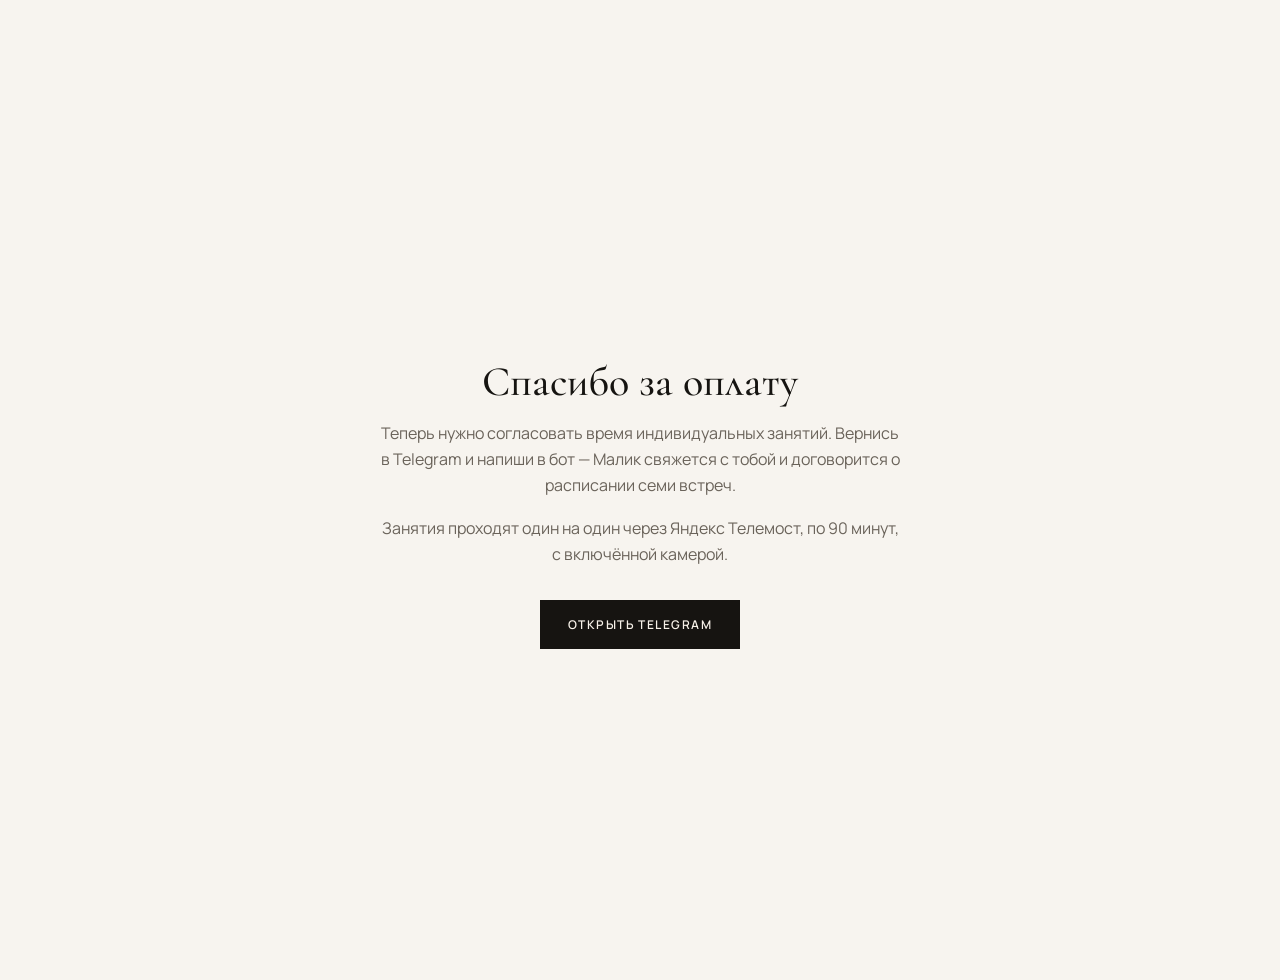
<file: success.html>
<!doctype html>
<html lang="ru">
<head>
<meta charset="utf-8">
<meta name="viewport" content="width=device-width,initial-scale=1">
<title>Оплата получена · Верни себе себя</title>
<meta name="description" content="Спасибо за оплату. Вернись в Telegram-бота, чтобы согласовать время семи индивидуальных занятий «Верни себе себя».">
<meta name="robots" content="noindex, nofollow">
<link rel="canonical" href="https://malik-khubiev.ru/success.html">
<meta name="theme-color" content="#f7f4ef">
<meta name="color-scheme" content="light">
<link rel="icon" type="image/svg+xml" href="./img/fav/favicon.svg">
<link href="https://fonts.googleapis.com/css2?family=Cormorant+Garamond:wght@500&family=Manrope:wght@400;500;600&display=swap" rel="stylesheet">
<style>
body{font-family:Manrope,sans-serif;background:#f7f4ef;color:#161411;min-height:100vh;display:grid;place-items:center;text-align:center;padding:32px}
.wrap{max-width:520px}
h1{font-family:"Cormorant Garamond",serif;font-weight:500;font-size:42px;margin-bottom:14px;line-height:1.05}
p{color:#6a635a;line-height:1.65;margin-bottom:10px}
a{display:inline-block;margin-top:22px;background:#161411;color:#f7f1e8;text-decoration:none;padding:16px 28px;letter-spacing:.12em;text-transform:uppercase;font-size:12px;font-weight:600}
</style>
</head>
<body>
<div class="wrap">
  <h1>Спасибо за оплату</h1>
  <p>Теперь нужно согласовать время индивидуальных занятий. Вернись в Telegram и напиши в бот — Малик свяжется с тобой и договорится о расписании семи встреч.</p>
  <p>Занятия проходят один на один через Яндекс Телемост, по 90 минут, с включённой камерой.</p>
  <a id="go" href="https://t.me/teacher_life_bot">Открыть Telegram</a>
</div>
</body>
</html>
</file>
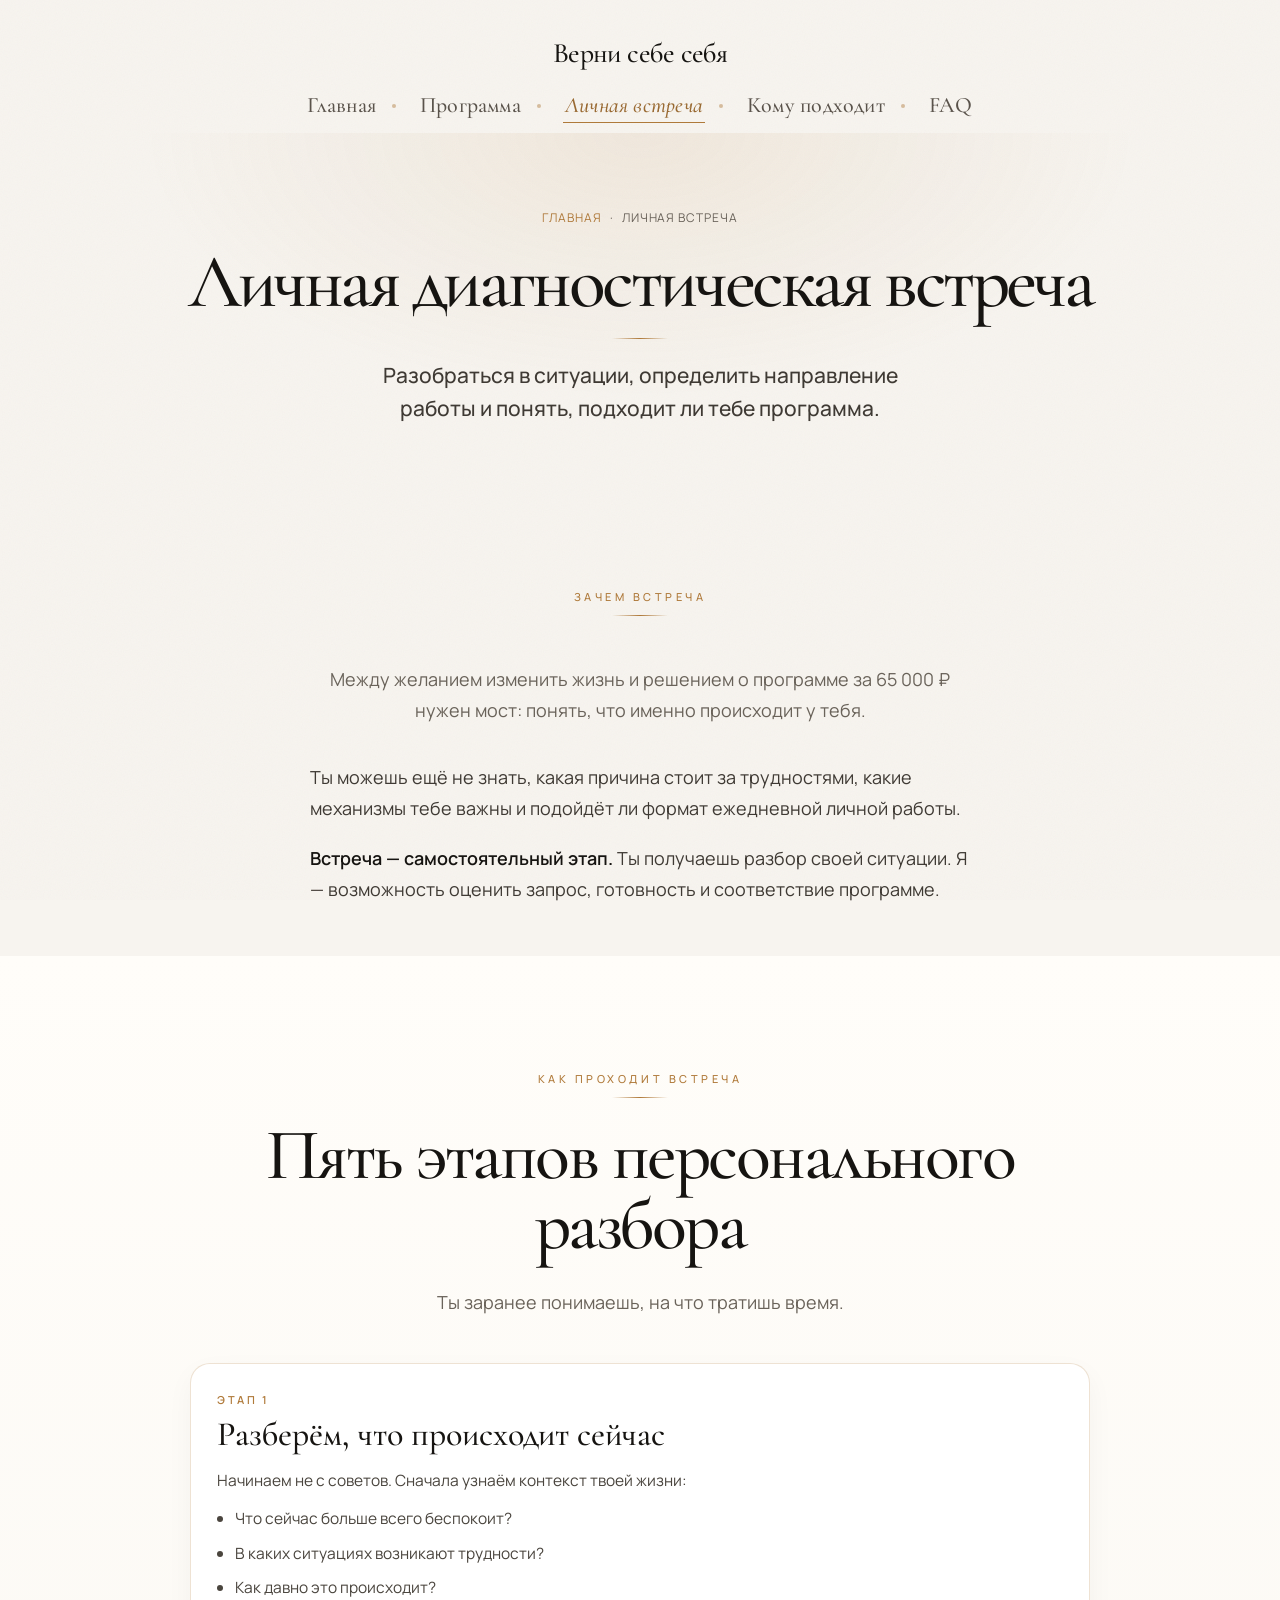
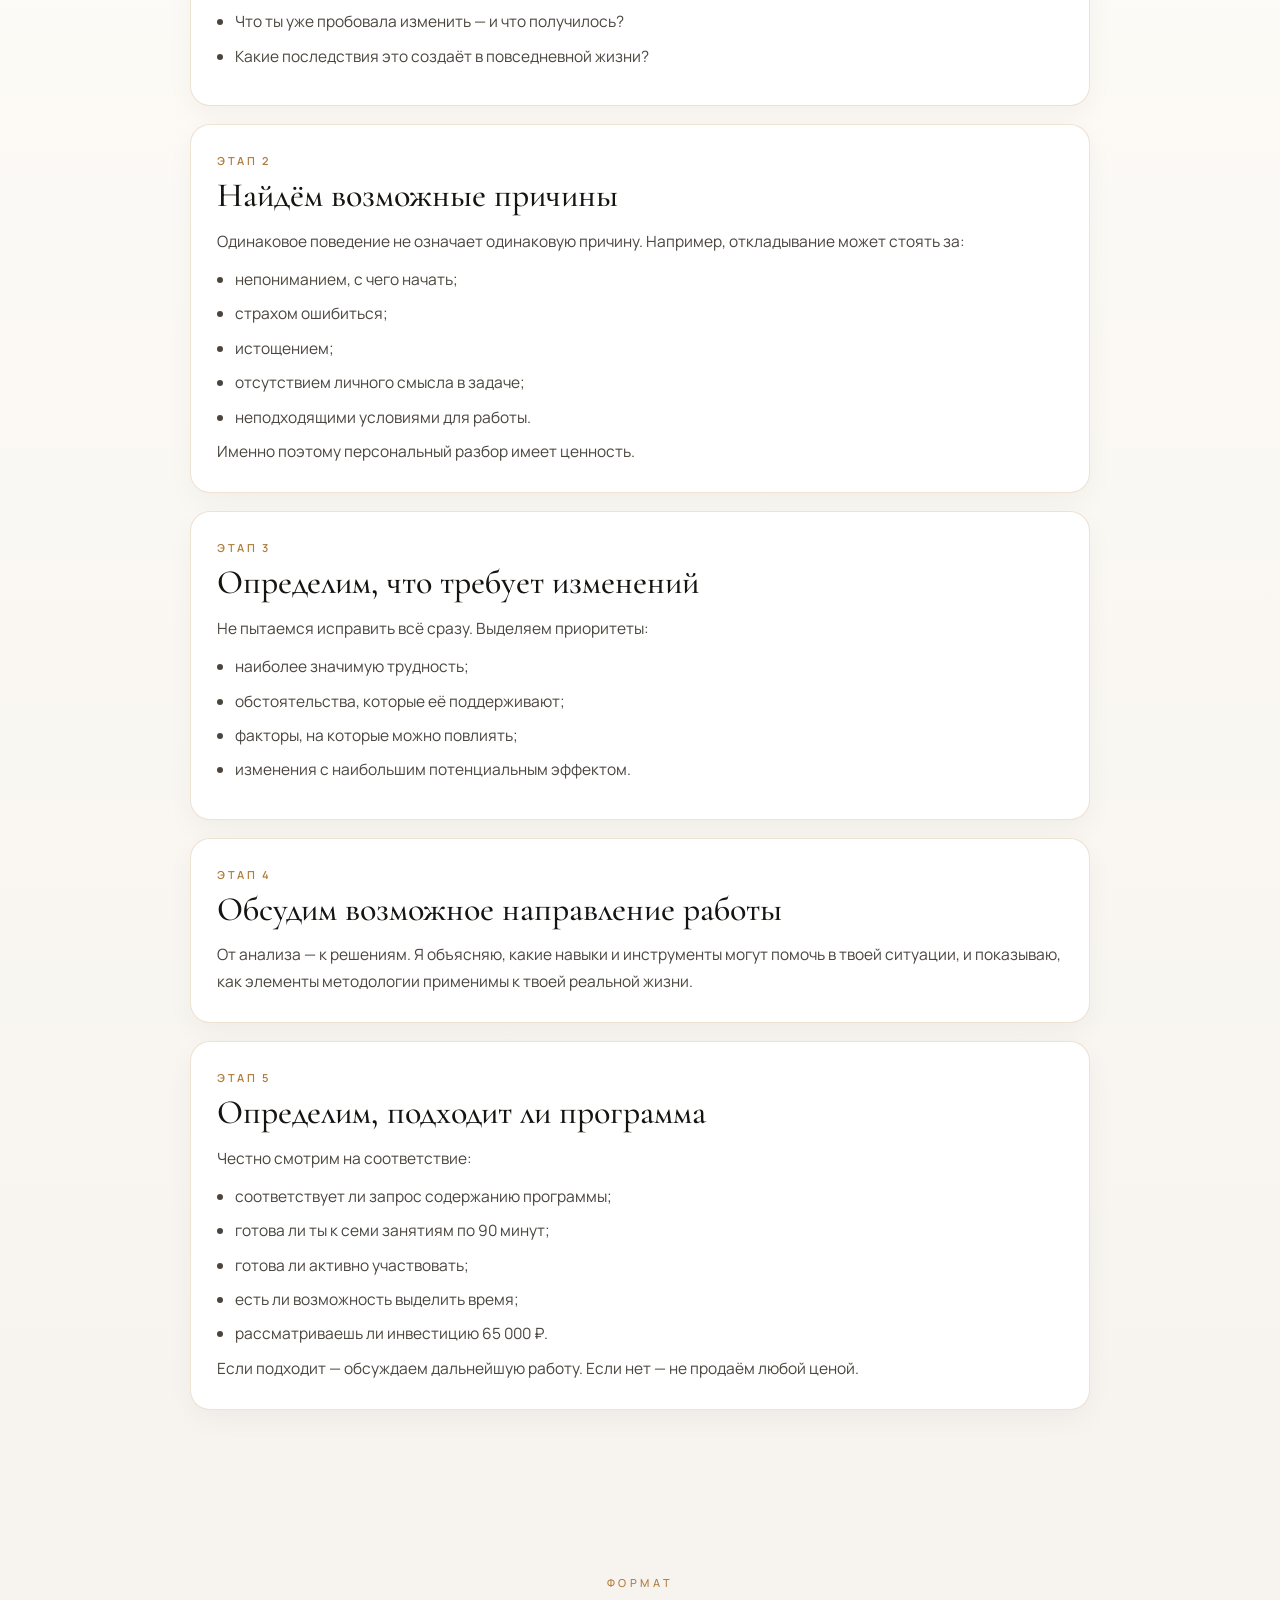
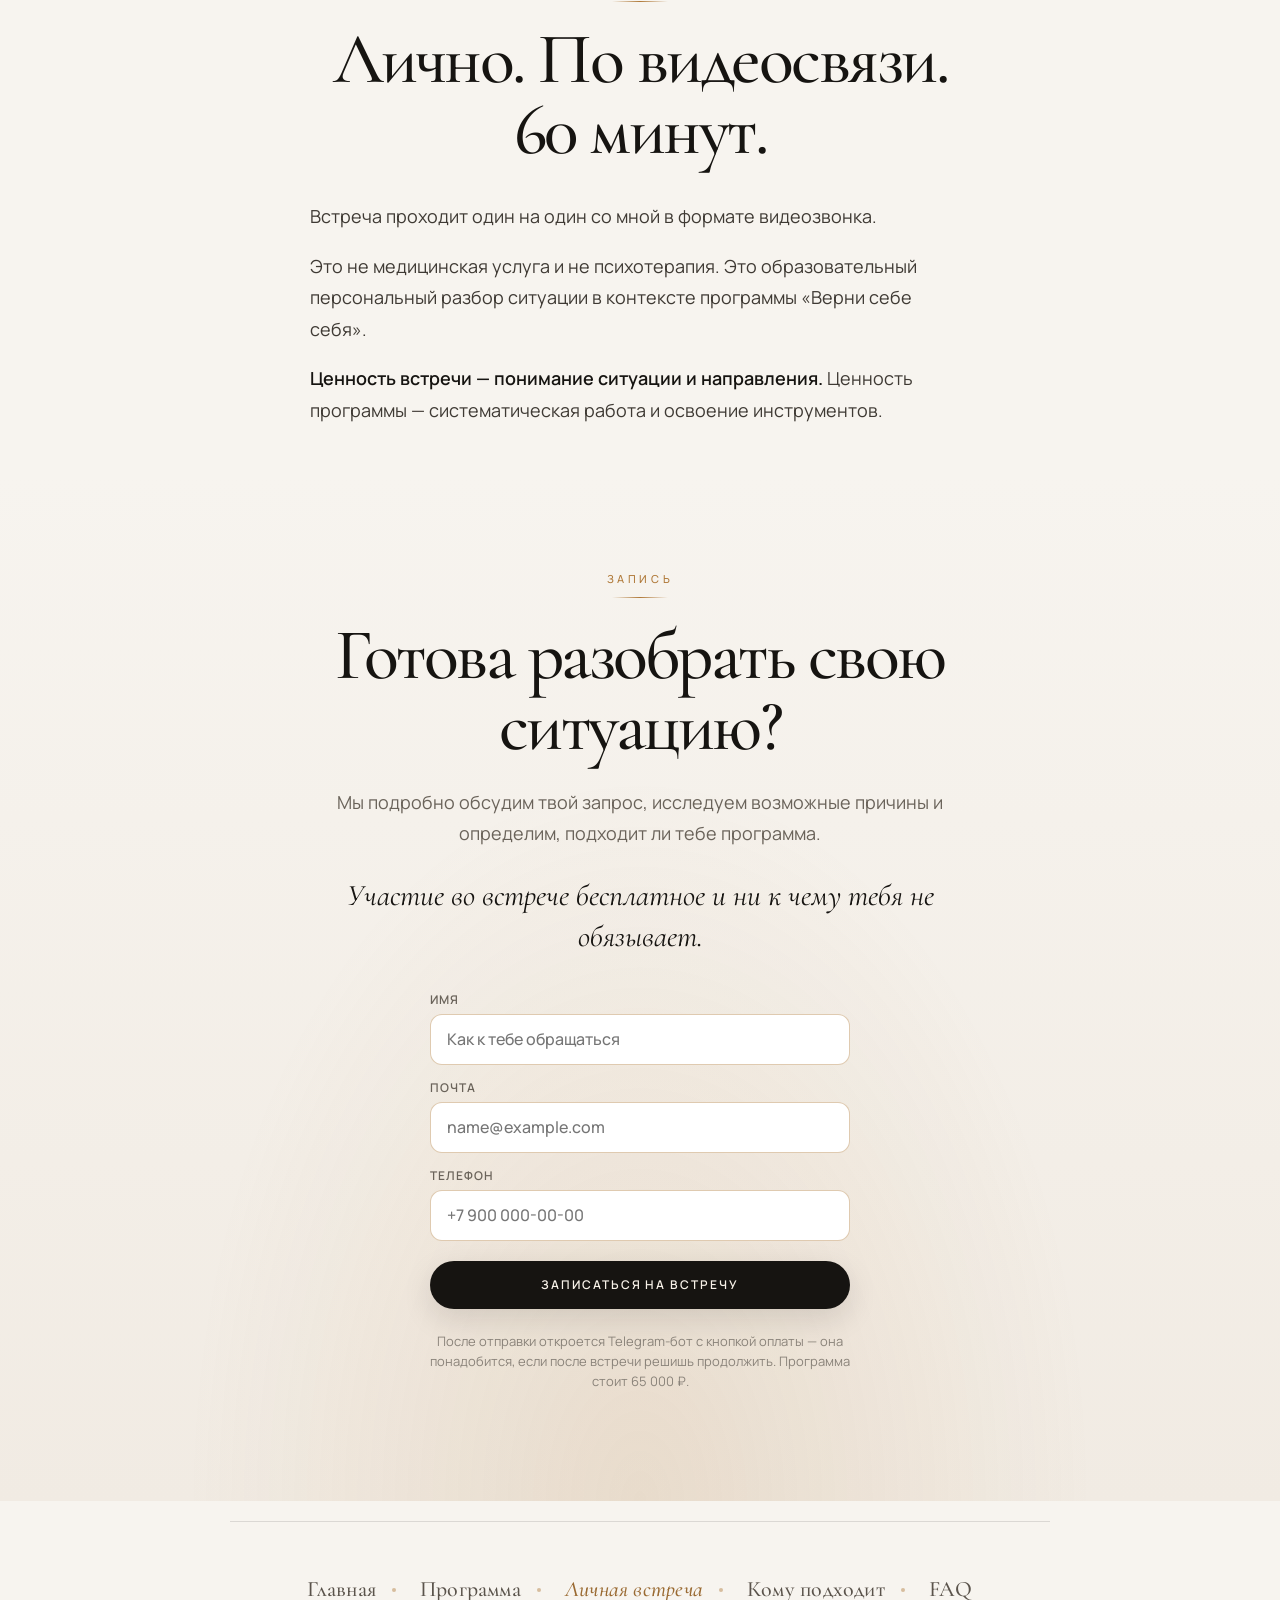
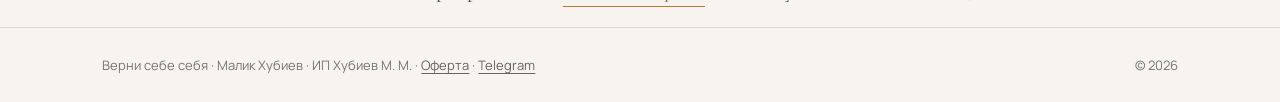
<file: vstrecha.html>
<!doctype html>
<html lang="ru">
<head>
<meta charset="utf-8">
<meta name="viewport" content="width=device-width,initial-scale=1">
<title>Личная диагностическая встреча — Верни себе себя | Малик Хубиев</title>
<meta name="description" content="Подробно о личной диагностической встрече: как проходит разбор ситуации, какие этапы, что ты получишь. Участие бесплатное и ни к чему не обязывает.">
<meta name="author" content="Малик Хубиев">
<meta name="robots" content="index, follow, max-image-preview:large, max-snippet:-1">
<meta name="theme-color" content="#f7f4ef">
<link rel="canonical" href="https://malik-khubiev.ru/vstrecha.html">
<meta property="og:locale" content="ru_RU">
<meta property="og:type" content="website">
<meta property="og:site_name" content="Верни себе себя">
<meta property="og:title" content="Личная диагностическая встреча — Верни себе себя | Малик Хубиев">
<meta property="og:description" content="Подробно о личной диагностической встрече: как проходит разбор ситуации, какие этапы, что ты получишь. Участие бесплатное и ни к чему не обязывает.">
<meta property="og:url" content="https://malik-khubiev.ru/vstrecha.html">
<meta property="og:image" content="https://malik-khubiev.ru/img/hero.webp">
<meta property="og:image:secure_url" content="https://malik-khubiev.ru/img/hero.webp">
<meta property="og:image:type" content="image/webp">
<meta property="og:image:width" content="1000">
<meta property="og:image:height" content="667">
<meta property="og:image:alt" content="Личная диагностическая встреча с Маликом Хубиевым">
<meta name="twitter:card" content="summary_large_image">
<meta name="twitter:title" content="Личная диагностическая встреча — Верни себе себя | Малик Хубиев">
<meta name="twitter:description" content="Подробно о личной диагностической встрече: как проходит разбор ситуации, какие этапы, что ты получишь. Участие бесплатное и ни к чему не обязывает.">
<meta name="twitter:image" content="https://malik-khubiev.ru/img/hero.webp">
<meta name="geo.region" content="RU-KC">
<meta name="geo.placename" content="Черкесск">
<link rel="alternate" hreflang="ru" href="https://malik-khubiev.ru/vstrecha.html">
<link rel="alternate" hreflang="x-default" href="https://malik-khubiev.ru/vstrecha.html">
<link rel="icon" type="image/png" href="./img/fav/favicon-96x96.png" sizes="96x96">
<link rel="icon" type="image/svg+xml" href="./img/fav/favicon.svg">
<link rel="shortcut icon" href="./img/fav/favicon.ico">
<link rel="apple-touch-icon" sizes="180x180" href="./img/fav/apple-touch-icon.png">
<link rel="manifest" href="/site.webmanifest">
<link rel="preconnect" href="https://fonts.googleapis.com">
<link rel="preconnect" href="https://fonts.gstatic.com" crossorigin>
<link href="https://fonts.googleapis.com/css2?family=Cormorant+Garamond:ital,wght@0,400;0,500;0,600;1,400;1,500&family=Manrope:wght@300;400;500;600;700&display=swap" rel="stylesheet">
<link rel="stylesheet" href="./css/site.css">
<script type="application/ld+json">
{
  "@context": "https://schema.org",
  "@graph": [
    {
      "@type": "WebPage",
      "@id": "https://malik-khubiev.ru/vstrecha.html#webpage",
      "url": "https://malik-khubiev.ru/vstrecha.html",
      "name": "Личная диагностическая встреча — Верни себе себя | Малик Хубиев",
      "description": "Подробно о личной диагностической встрече: как проходит разбор ситуации, какие этапы, что ты получишь. Участие бесплатное и ни к чему не обязывает.",
      "isPartOf": {"@id": "https://malik-khubiev.ru/#website"},
      "about": {"@id": "https://malik-khubiev.ru/#meeting"},
      "mainEntity": {"@id": "https://malik-khubiev.ru/vstrecha.html#howto"},
      "breadcrumb": {"@id": "https://malik-khubiev.ru/vstrecha.html#breadcrumb"},
      "inLanguage": "ru-RU",
      "dateModified": "2026-11-24",
      "primaryImageOfPage": {
        "@type": "ImageObject",
        "url": "https://malik-khubiev.ru/img/hero.webp",
        "width": 1000,
        "height": 667
      }
    },
    {
      "@type": "BreadcrumbList",
      "@id": "https://malik-khubiev.ru/vstrecha.html#breadcrumb",
      "itemListElement": [
        {"@type": "ListItem", "position": 1, "name": "Главная", "item": "https://malik-khubiev.ru/"},
        {"@type": "ListItem", "position": 2, "name": "Личная встреча", "item": "https://malik-khubiev.ru/vstrecha.html"}
      ]
    },
    {
      "@type": "Service",
      "@id": "https://malik-khubiev.ru/#meeting",
      "name": "Личная диагностическая встреча",
      "serviceType": "Образовательный персональный разбор ситуации",
      "description": "Бесплатная встреча один на один по видеосвязи (60 минут): разбор ситуации, возможные причины, приоритеты и решение, подходит ли семидневная программа. Не медицина и не психотерапия.",
      "provider": {"@id": "https://malik-khubiev.ru/#person"},
      "brand": {"@id": "https://malik-khubiev.ru/#org"},
      "url": "https://malik-khubiev.ru/vstrecha.html",
      "isAccessibleForFree": true,
      "areaServed": "RU",
      "inLanguage": "ru-RU",
      "offers": {
        "@type": "Offer",
        "price": "0",
        "priceCurrency": "RUB",
        "url": "https://malik-khubiev.ru/vstrecha.html",
        "availability": "https://schema.org/InStock"
      }
    },
    {
      "@type": "HowTo",
      "@id": "https://malik-khubiev.ru/vstrecha.html#howto",
      "name": "Как проходит личная диагностическая встреча",
      "description": "Пять этапов персонального разбора ситуации на бесплатной встрече 60 минут.",
      "totalTime": "PT60M",
      "estimatedCost": {"@type": "MonetaryAmount", "currency": "RUB", "value": "0"},
      "supply": [],
      "tool": [{"@type": "HowToTool", "name": "Видеосвязь (камера включена)"}],
      "step": [
        {
          "@type": "HowToStep",
          "position": 1,
          "name": "Разберём, что происходит сейчас",
          "text": "Узнаём контекст: что беспокоит, в каких ситуациях возникают трудности, как давно это происходит, что уже пробовала изменить и какие последствия это создаёт."
        },
        {
          "@type": "HowToStep",
          "position": 2,
          "name": "Найдём возможные причины",
          "text": "Разбираем механизмы за поведением: например, откладывание может стоять за непониманием, страхом, истощением, отсутствием смысла или неподходящими условиями."
        },
        {
          "@type": "HowToStep",
          "position": 3,
          "name": "Определим, что требует изменений",
          "text": "Выделяем приоритеты: наиболее значимую трудность, поддерживающие обстоятельства, факторы влияния и изменения с наибольшим потенциальным эффектом."
        },
        {
          "@type": "HowToStep",
          "position": 4,
          "name": "Обсудим возможное направление работы",
          "text": "Объясняю навыки и инструменты, которые могут помочь, и показываю, как элементы методологии применимы к твоей реальной жизни."
        },
        {
          "@type": "HowToStep",
          "position": 5,
          "name": "Определим, подходит ли программа",
          "text": "Честно оцениваем соответствие запроса, готовность к семи занятиям по 90 минут, активное участие, время и готовность рассматривать инвестицию 65 000 ₽."
        }
      ]
    }
  ]
}
</script>

<!-- Yandex.Metrika counter -->
<script type="text/javascript">
    (function(m,e,t,r,i,k,a){
        m[i]=m[i]||function(){(m[i].a=m[i].a||[]).push(arguments)};
        m[i].l=1*new Date();
        for (var j = 0; j < document.scripts.length; j++) {if (document.scripts[j].src === r) { return; }}
        k=e.createElement(t),a=e.getElementsByTagName(t)[0],k.async=1,k.src=r,a.parentNode.insertBefore(k,a)
    })(window, document,'script','https://mc.yandex.ru/metrika/tag.js?id=114593555', 'ym');

    ym(114593555, 'init', {ssr:true, webvisor:true, clickmap:true, ecommerce:"dataLayer", referrer: document.referrer, url: location.href, accurateTrackBounce:true, trackLinks:true});
</script>
<noscript><div><img src="https://mc.yandex.ru/watch/114593555" style="position:absolute; left:-9999px;" alt="" /></div></noscript>
<!-- /Yandex.Metrika counter -->
</head>

<body>
<div class="grain"></div>

<nav class="site-nav" aria-label="Основная навигация">
  <a class="nav-brand" href="/">Верни себе себя</a>
  <ul class="nav-links">
    <li><a href="/">Главная</a></li>
    <li><a href="./programma.html">Программа</a></li>
    <li><a href="./vstrecha.html" class="nav-cta" aria-current="page">Личная встреча</a></li>
    <li><a href="./komu.html">Кому подходит</a></li>
    <li><a href="./faq.html">FAQ</a></li>
  </ul>
</nav>

<section class="page-hero" id="top">
  <nav class="crumb" aria-label="Хлебные крошки"><a href="/">Главная</a><span>·</span><span>Личная встреча</span></nav>
  <h1>Личная диагностическая встреча</h1>
  <p class="sub">Разобраться в ситуации, определить направление работы и понять, подходит ли тебе программа.</p>
</section>

<section class="section" id="why">
  <div class="reveal center">
    <div class="kicker">Зачем встреча</div>
    <p class="fade">Между желанием изменить жизнь и решением о программе за <span class="js-price-text">65 000 ₽</span> нужен мост: понять, что именно происходит у тебя.</p>
  </div>
  <div class="reveal prose">
    <p>Ты можешь ещё не знать, какая причина стоит за трудностями, какие механизмы тебе важны и подойдёт ли формат ежедневной личной работы.</p>
    <p><b>Встреча — самостоятельный этап.</b> Ты получаешь разбор своей ситуации. Я — возможность оценить запрос, готовность и соответствие программе.</p>
  </div>
</section>

<section class="section band" id="stages">
  <div class="reveal center">
    <div class="kicker">Как проходит встреча</div>
    <h2 class="emotion">Пять этапов персонального разбора</h2>
    <p class="fade">Ты заранее понимаешь, на что тратишь время.</p>
  </div>
  <div class="reveal stagger stage-grid">
    <article class="stage">
      <small>Этап 1</small>
      <h3>Разберём, что происходит сейчас</h3>
      <p>Начинаем не с советов. Сначала узнаём контекст твоей жизни:</p>
      <ul>
        <li>Что сейчас больше всего беспокоит?</li>
        <li>В каких ситуациях возникают трудности?</li>
        <li>Как давно это происходит?</li>
        <li>Что ты уже пробовала изменить — и что получилось?</li>
        <li>Какие последствия это создаёт в повседневной жизни?</li>
      </ul>
    </article>
    <article class="stage">
      <small>Этап 2</small>
      <h3>Найдём возможные причины</h3>
      <p>Одинаковое поведение не означает одинаковую причину. Например, откладывание может стоять за:</p>
      <ul>
        <li>непониманием, с чего начать;</li>
        <li>страхом ошибиться;</li>
        <li>истощением;</li>
        <li>отсутствием личного смысла в задаче;</li>
        <li>неподходящими условиями для работы.</li>
      </ul>
      <p>Именно поэтому персональный разбор имеет ценность.</p>
    </article>
    <article class="stage">
      <small>Этап 3</small>
      <h3>Определим, что требует изменений</h3>
      <p>Не пытаемся исправить всё сразу. Выделяем приоритеты:</p>
      <ul>
        <li>наиболее значимую трудность;</li>
        <li>обстоятельства, которые её поддерживают;</li>
        <li>факторы, на которые можно повлиять;</li>
        <li>изменения с наибольшим потенциальным эффектом.</li>
      </ul>
    </article>
    <article class="stage">
      <small>Этап 4</small>
      <h3>Обсудим возможное направление работы</h3>
      <p>От анализа — к решениям. Я объясняю, какие навыки и инструменты могут помочь в твоей ситуации, и показываю, как элементы методологии применимы к твоей реальной жизни.</p>
    </article>
    <article class="stage">
      <small>Этап 5</small>
      <h3>Определим, подходит ли программа</h3>
      <p>Честно смотрим на соответствие:</p>
      <ul>
        <li>соответствует ли запрос содержанию программы;</li>
        <li>готова ли ты к семи занятиям по 90 минут;</li>
        <li>готова ли активно участвовать;</li>
        <li>есть ли возможность выделить время;</li>
        <li>рассматриваешь ли инвестицию <span class="js-price-text">65 000 ₽</span>.</li>
      </ul>
      <p>Если подходит — обсуждаем дальнейшую работу. Если нет — не продаём любой ценой.</p>
    </article>
  </div>
</section>

<section class="section" id="format">
  <div class="reveal center">
    <div class="kicker">Формат</div>
    <h2 class="emotion">Лично. По видеосвязи.<br>60 минут.</h2>
  </div>
  <div class="reveal prose">
    <p>Встреча проходит один на один со мной в формате видеозвонка.</p>
    <p>Это не медицинская услуга и не психотерапия. Это образовательный персональный разбор ситуации в контексте программы «Верни себе себя».</p>
    <p><b>Ценность встречи — понимание ситуации и направления.</b> Ценность программы — систематическая работа и освоение инструментов.</p>
  </div>
</section>

<section class="meet-cta" id="book">
  <div class="reveal center">
    <div class="kicker">Запись</div>
    <h2 class="emotion">Готова разобрать свою ситуацию?</h2>
    <p class="fade">Мы подробно обсудим твой запрос, исследуем возможные причины и определим, подходит ли тебе программа.</p>
    <p class="free-note">Участие во встрече бесплатное и ни к чему тебя не обязывает.</p>
    <form class="lead-form js-lead-form" style="margin-top:34px" novalidate>
      <label>
        <span>Имя</span>
        <input type="text" name="name" autocomplete="name" required placeholder="Как к тебе обращаться">
      </label>
      <label>
        <span>Почта</span>
        <input type="email" name="email" autocomplete="email" required placeholder="name@example.com">
      </label>
      <label>
        <span>Телефон</span>
        <input type="tel" name="phone" autocomplete="tel" required placeholder="+7 900 000-00-00">
      </label>
      <p class="lead-error" hidden></p>
      <button class="buy pulse" type="submit">Записаться на встречу</button>
      <p class="cta-soft">После отправки откроется Telegram-бот с кнопкой оплаты — она понадобится, если после встречи решишь продолжить. Программа стоит <span class="js-price-text">65 000 ₽</span>.</p>
    </form>
  </div>
</section>


<nav class="site-nav footer-nav" aria-label="Нижняя навигация">
  <ul class="nav-links">
    <li><a href="/">Главная</a></li>
    <li><a href="./programma.html">Программа</a></li>
    <li><a href="./vstrecha.html" class="nav-cta" aria-current="page">Личная встреча</a></li>
    <li><a href="./komu.html">Кому подходит</a></li>
    <li><a href="./faq.html">FAQ</a></li>
  </ul>
</nav>

<footer>
  <span>Верни себе себя · Малик Хубиев · ИП Хубиев М. М. · <a href="./offer.html">Оферта</a> · <a href="https://t.me/teacher_life_bot?start=site" rel="me noopener">Telegram</a></span>
  <span>© 2026</span>
</footer>


<script>
window.PAGE_LANDING = 'vstrecha';
window.PAGE_SECTIONS = [
  {id:"top",key:"top",label:"Встреча",headline:"1"},
  {id:"why",key:"why",label:"Зачем",headline:"2"},
  {id:"stages",key:"stages",label:"Этапы",headline:"3"},
  {id:"format",key:"format",label:"Формат",headline:"4"},
  {id:"book",key:"book",label:"Запись",headline:"5"}
];
</script>
<script src="./js/site.js" defer></script>

</body>
</html>
</file>
<file: css/site.css>
﻿
:root{
  --bg:#f7f4ef;
  --bg-elev:#fffdf9;
  --bg-soft:#f1ebe3;
  --panel:#ffffff;
  --ink:#161411;
  --muted:#6a635a;
  --gold:#b07a3a;
  --gold-soft:#9a6a32;
  --line:rgba(22,20,17,.12);
  --line-strong:rgba(176,122,58,.4);
  --danger:#c45c2a;
  --ease:cubic-bezier(.22,1,.36,1);
  --r:20px;
  --shadow:0 14px 40px rgba(22,20,17,.08);
}
*{box-sizing:border-box;margin:0;padding:0}
html{scroll-behavior:smooth}
body{font-family:Manrope,system-ui,sans-serif;background:var(--bg);color:var(--ink);overflow-x:hidden;font-weight:400}
img{max-width:100%;display:block}
a{color:inherit}
button{font:inherit;color:inherit}

.grain{pointer-events:none;position:fixed;inset:0;z-index:80;opacity:.04;background-image:url("data:image/svg+xml;utf8,<svg xmlns='http://www.w3.org/2000/svg' width='140' height='140'><filter id='n'><feTurbulence type='fractalNoise' baseFrequency='.85' numOctaves='4' stitchTiles='stitch'/></filter><rect width='100%' height='100%' filter='url(%23n)'/></svg>");mix-blend-mode:multiply}

.kicker{position:relative;display:inline-block;font-size:11px;letter-spacing:.32em;text-transform:uppercase;color:var(--gold);margin-bottom:22px;padding-bottom:12px;font-weight:500}
.kicker:after{content:"";position:absolute;left:50%;bottom:0;width:56px;height:1px;margin-left:-28px;background:linear-gradient(90deg,transparent,var(--gold),transparent);transform:scaleX(0);transform-origin:center;transition:transform 1.1s var(--ease) .25s}
.in .kicker:after,.purchase .kicker:after,.final .kicker:after{transform:scaleX(1)}
.section{padding:110px 22px 50px;position:relative}
.section.band{background:linear-gradient(180deg,var(--bg-elev),var(--bg))}
.center{max-width:820px;margin:auto;text-align:center}
.emotion{font-family:"Cormorant Garamond",Georgia,serif;font-weight:500;font-size:clamp(34px,5.8vw,72px);line-height:.98;letter-spacing:-.035em}
.emotion em{font-style:italic;color:var(--gold-soft)}
.fade{font-size:18px;line-height:1.7;color:var(--muted);max-width:620px;margin:26px auto 0}
.prose{max-width:660px;margin:36px auto 0;text-align:left}
.prose p{font-size:clamp(16px,2vw,18px);line-height:1.75;color:#3f3a34;margin:0 0 18px}
.prose p:last-child{margin-bottom:0}
.prose b{font-weight:600;color:var(--ink)}
.pull{max-width:680px;margin:40px auto 0;text-align:center;font-family:"Cormorant Garamond",serif;font-style:italic;font-size:clamp(23px,3.1vw,34px);line-height:1.35;color:var(--danger)}
.pull.ink{color:var(--ink)}
.pull:before{content:"";display:block;width:1px;height:38px;margin:0 auto 18px;background:linear-gradient(180deg,transparent,var(--gold))}

/* motion: reveal + stagger */
.reveal{opacity:0;transform:translateY(28px);transition:opacity .9s var(--ease),transform .9s var(--ease)}
.reveal.in{opacity:1;transform:none}
.stagger:not(.in)>*{opacity:0}
.stagger.in>*{animation:rise .95s var(--ease) backwards;animation-delay:calc(var(--i,0)*90ms)}
@keyframes rise{from{opacity:0;translate:0 30px}to{opacity:1;translate:0 0}}
@keyframes floaty{0%,100%{translate:0 0}50%{translate:0 -10px}}
@keyframes drift{from{transform:scale(1.04)}to{transform:scale(1.12) translate(-1.2%,-1%)}}
@keyframes hero-in{from{opacity:0;transform:translateY(22px)}to{opacity:1;transform:none}}
@keyframes ping{0%{transform:scale(.8);opacity:.9}100%{transform:scale(2.4);opacity:0}}

.buy{display:inline-flex;align-items:center;justify-content:center;background:var(--ink);color:#f7f1e8;border:0;padding:18px 34px;font:600 12px/1 Manrope,sans-serif;letter-spacing:.16em;text-transform:uppercase;text-decoration:none;cursor:pointer;min-width:280px;border-radius:999px;transition:transform .25s,background .25s,box-shadow .25s;box-shadow:0 10px 30px rgba(22,20,17,.12)}
.buy:hover{transform:translateY(-2px);background:#2a2420;box-shadow:0 16px 40px rgba(22,20,17,.18)}
.buy.pulse{animation:pulse 2.8s ease-in-out infinite}
@keyframes pulse{0%,100%{box-shadow:0 0 0 0 rgba(22,20,17,.18)}70%{box-shadow:0 0 0 18px rgba(22,20,17,0)}}
.cta-soft{margin-top:18px;font-size:13px;color:#8a837a;max-width:420px;margin-left:auto;margin-right:auto;line-height:1.55}

/* ---------- HERO: центрированная композиция, фото в рамке ---------- */
.hero{position:relative;padding:56px 22px 70px;text-align:center;overflow:hidden;background:
  radial-gradient(ellipse at 50% 0%,rgba(176,122,58,.12),transparent 52%),
  radial-gradient(ellipse at 100% 60%,rgba(176,122,58,.06),transparent 45%),
  var(--bg)}
.hero-inner{width:min(980px,100%);margin:0 auto}
.hero [data-in]{opacity:0;animation:hero-in 1s var(--ease) forwards;animation-delay:calc(var(--d,0)*120ms)}
.hero .brand-mark{display:inline-block;font-size:11px;letter-spacing:.38em;text-transform:uppercase;color:var(--gold);margin-bottom:18px;border:1px solid var(--line-strong);padding:10px 18px;border-radius:999px;background:rgba(255,255,255,.6)}
.hero .kicker{display:block;margin-bottom:14px;padding-bottom:0}
.hero .kicker:after{display:none}
h1{font-family:"Cormorant Garamond",Georgia,serif;font-weight:500;font-size:clamp(52px,9vw,104px);line-height:.9;letter-spacing:-.045em;color:var(--ink)}
h1:after{content:"";display:block;width:56px;height:1px;background:linear-gradient(90deg,transparent,var(--gold),transparent);margin:22px auto 0}
.sub{font-size:clamp(16px,2.1vw,21px);line-height:1.55;color:#3f3a34;max-width:560px;margin:20px auto 10px;font-weight:500}
.hero-text{font-size:15.5px;line-height:1.7;color:var(--muted);max-width:520px;margin:34px auto 0}

.hero-frame{position:relative;width:min(700px,100%);margin:30px auto 0;padding:12px;background:#fff;border-radius:28px;}
.hero-frame:before{content:"";position:absolute;inset:-14px 14px 14px -14px;border:1px solid var(--line-strong);border-radius:32px;z-index:-1}
.hero-photo{position:relative;aspect-ratio:3/2;border-radius:18px;overflow:hidden;background:var(--bg-soft)}
.hero-photo img{width:100%;height:100%;object-fit:contain;object-position:center;transform-origin:center}
.hero-orb{position:absolute;width:clamp(78px,14vw,128px);aspect-ratio:1;border-radius:50%;border:4px solid #fff;box-shadow:0 14px 34px rgba(22,20,17,.18);overflow:hidden;animation:floaty 6s ease-in-out infinite}
.hero-orb img{width:100%;height:100%;object-fit:cover;object-position:center 22%}
.hero-orb.o1{left:-4%;bottom:-6%}
.hero-orb.o2{right:-3%;top:-7%;animation-delay:-3s}
.hero-orb.o2 img{object-position:center 18%}

.facts{list-style:none;display:flex;flex-wrap:wrap;justify-content:center;gap:10px;max-width:760px;margin:24px auto 28px}
.facts li{display:flex;align-items:baseline;gap:8px;padding:10px 18px;font-size:12.5px;letter-spacing:.03em;color:#4a453e;background:rgba(255,255,255,.75);border:1px solid var(--line);border-radius:999px;transition:transform .35s var(--ease),border-color .35s,box-shadow .35s}
.facts li:hover{transform:translateY(-3px);border-color:var(--line-strong);box-shadow:0 10px 24px rgba(22,20,17,.07)}
.facts b{font-family:"Cormorant Garamond",serif;font-size:22px;font-weight:500;color:var(--gold);letter-spacing:0;line-height:1}
.cta-row{display:flex;flex-direction:column;align-items:center;gap:14px}
.hero-note{font-size:13px;line-height:1.55;color:#8a837a;max-width:440px}

/* ---------- Проблема: карточки-ощущения ---------- */
.lede{max-width:640px;margin:26px auto 0;text-align:center;font-size:clamp(16px,2vw,19px);line-height:1.7;color:#4a453e}
.lede b{color:var(--ink);font-weight:600}
.feel-cards{display:grid;grid-template-columns:repeat(4,1fr);gap:20px;max-width:1080px;margin:56px auto 0;padding-bottom:10px}
.fcard{background:#fff;padding:10px 10px 18px;border-radius:6px;box-shadow:var(--shadow);transition:transform .6s var(--ease),box-shadow .6s;position:relative}
.fcard:nth-child(1){transform:rotate(-2.2deg)}
.fcard:nth-child(2){transform:rotate(1.8deg) translateY(16px)}
.fcard:nth-child(3){transform:rotate(-1.4deg)}
.fcard:nth-child(4){transform:rotate(2.2deg) translateY(16px)}
.fcard:hover{transform:rotate(0) translateY(-8px);box-shadow:0 26px 54px rgba(22,20,17,.14)}
.fcard .ph{aspect-ratio:3/4;overflow:hidden;border-radius:3px;background:var(--bg-soft)}
.fcard img{width:100%;height:100%;object-fit:cover;object-position:center 20%;transition:transform 1.2s var(--ease)}
.fcard:hover img{transform:scale(1.07)}
.fcard figcaption{padding:16px 8px 0;font-family:"Cormorant Garamond",serif;font-size:clamp(19px,2vw,23px);line-height:1.2;color:var(--ink);text-align:center}
.fcard figcaption:before{content:"";display:block;width:0;height:1px;margin:0 auto 12px;background:var(--gold);transition:width .8s var(--ease)}
.fcard:hover figcaption:before,.in .fcard figcaption:before{width:34px}
.duo{display:grid;grid-template-columns:1fr 1fr;gap:18px;max-width:900px;margin:70px auto 0}
.duo p{padding:22px 24px;background:rgba(255,255,255,.7);border:1px solid var(--line);border-radius:var(--r);font-size:16px;line-height:1.7;color:#3f3a34}
.insight{max-width:760px;margin:26px auto 0;padding:34px 36px;background:#fff;border-radius:var(--r);border:1px solid rgba(176,122,58,.3);position:relative;box-shadow:var(--shadow);overflow:hidden}
.insight:before{content:"";position:absolute;left:0;top:0;bottom:0;width:4px;background:linear-gradient(180deg,var(--gold),var(--danger))}
.insight p{font-family:"Cormorant Garamond",serif;font-size:clamp(22px,2.8vw,30px);line-height:1.3;color:var(--ink);font-weight:500}
.insight p b{font-weight:600}
.after-insight{max-width:640px;margin:26px auto 0;text-align:center;font-size:17px;line-height:1.7;color:var(--muted)}

/* ---------- Flip-карточки ---------- */
.flip-grid{display:grid;gap:18px;max-width:1100px;margin:54px auto 0}
.flip-grid.g5{grid-template-columns:repeat(6,1fr)}
.flip-grid.g5 .flip{grid-column:span 2;aspect-ratio:3/4}
.flip-grid.g5 .flip:nth-child(n+4){grid-column:span 3;aspect-ratio:5/3}
.flip-grid.g4{grid-template-columns:repeat(4,1fr)}
.flip-grid.g4 .flip{aspect-ratio:4/5}
.flip{position:relative;perspective:1400px;cursor:pointer;outline:none;-webkit-tap-highlight-color:transparent;border-radius:var(--r)}
.flip:focus-visible{box-shadow:0 0 0 3px rgba(176,122,58,.5)}
.flip-inner{position:absolute;inset:0;transform-style:preserve-3d;transition:transform .85s var(--ease)}
.flip.is-open .flip-inner{transform:rotateY(180deg)}
.flip-face{position:absolute;inset:0;overflow:hidden;border-radius:var(--r);-webkit-backface-visibility:hidden;backface-visibility:hidden;box-shadow:var(--shadow)}
.flip-front{background:var(--bg-soft)}
.flip-front img{position:absolute;inset:0;width:100%;height:100%;object-fit:cover;object-position:center 22%;transition:transform 1.4s var(--ease)}
.flip-front:after{content:"";position:absolute;inset:0;background:linear-gradient(180deg,transparent 48%,rgba(22,20,17,.55) 100%);pointer-events:none}
.flip-cap{position:absolute;left:0;right:0;bottom:0;z-index:2;padding:0 22px 22px;text-align:left}
.flip-cap small{display:block;font-size:11px;letter-spacing:.24em;text-transform:uppercase;color:#e8c48a;margin-bottom:6px;font-weight:600}
.flip-cap b{display:block;font-family:"Cormorant Garamond",serif;font-size:clamp(26px,2.6vw,34px);font-weight:500;line-height:1.05;color:#fffdf8;overflow-wrap:break-word;text-shadow:0 1px 12px rgba(22,20,17,.35)}
.flip-grid.g4 .flip-cap{padding:0 16px 18px}
.flip-grid.g4 .flip-cap b{font-size:clamp(22px,1.9vw,26px)}
.flip-hint{position:absolute;top:14px;right:14px;z-index:3;display:inline-flex;align-items:center;gap:8px;padding:8px 14px 8px 12px;font-size:11px;letter-spacing:.12em;text-transform:uppercase;font-weight:600;color:var(--ink);background:rgba(255,255,255,.86);border:1px solid var(--line-strong);border-radius:999px;backdrop-filter:blur(6px)}
.flip-hint i{position:relative;width:8px;height:8px;border-radius:50%;background:var(--gold)}
.flip-hint i:after{content:"";position:absolute;inset:0;border-radius:50%;background:var(--gold);animation:ping 2s ease-out infinite}
.flip-hint .h-hover{display:none}
.flip-back{transform:rotateY(180deg);background:linear-gradient(160deg,#fffdf9,#f3ebdf);border:1px solid var(--line-strong);padding:26px 24px;display:flex;flex-direction:column;justify-content:center;text-align:left;overflow:auto}
.flip-back small{font-size:11px;letter-spacing:.24em;text-transform:uppercase;color:var(--gold);margin-bottom:10px;font-weight:600}
.flip-back b{display:block;font-family:"Cormorant Garamond",serif;font-size:clamp(24px,2.3vw,30px);font-weight:500;line-height:1.08;margin-bottom:12px;color:var(--ink)}
.flip-back b:after{content:"";display:block;width:34px;height:1px;background:var(--gold);margin-top:12px}
.flip-back p{font-size:14.5px;line-height:1.65;color:#4a453e}
.flip.is-open .flip-hint{opacity:0}
@media (hover:hover){
  .flip:hover .flip-inner,.flip:focus-visible .flip-inner{transform:rotateY(180deg)}
  .flip:hover .flip-front img{transform:scale(1.07)}
  .flip-hint .h-tap{display:none}
  .flip-hint .h-hover{display:inline}
}

/* ---------- Принцип (светлый) ---------- */
.feel{background:
  radial-gradient(ellipse at 50% 0%,rgba(176,122,58,.1),transparent 48%),
  linear-gradient(180deg,var(--bg-soft),var(--bg-elev) 70%,var(--bg));
  padding:120px 22px 70px;position:relative;overflow:hidden}
.words{display:flex;justify-content:center;flex-wrap:wrap;gap:12px;margin-top:36px}
.word{position:relative;overflow:hidden;isolation:isolate;border:1px solid rgba(22,20,17,.25);padding:13px 24px;color:var(--ink);font-size:14.5px;letter-spacing:.02em;cursor:pointer;background:rgba(255,255,255,.6);border-radius:999px;transition:color .55s var(--ease),border-color .55s ease,transform .45s ease}
.word i{position:absolute;inset:0;z-index:-1;background:var(--ink);transform:scaleY(0);transform-origin:bottom center;transition:transform .85s cubic-bezier(.19,1,.22,1)}
.word:hover,.word.on{color:#f7f1e8;border-color:var(--ink);transform:translateY(-2px)}
.word:hover i,.word.on i{transform:scaleY(1)}
.word-hint{margin-top:14px;font-size:12px;letter-spacing:.14em;text-transform:uppercase;color:var(--gold)}
.reasons-lead{max-width:640px;margin:56px auto 0;text-align:center;font-size:clamp(17px,2vw,20px);line-height:1.6;color:#3f3a34}
.reasons{display:flex;flex-wrap:wrap;justify-content:center;gap:12px;max-width:900px;margin:26px auto 0}
.reason{display:flex;align-items:center;gap:12px;padding:14px 20px;background:#fff;border:1px solid rgba(176,122,58,.22);border-radius:16px;font-size:15px;color:#3f3a34;box-shadow:0 8px 22px rgba(22,20,17,.04);transition:transform .4s var(--ease),border-color .4s,box-shadow .4s}
.reason:hover{transform:translateY(-4px);border-color:var(--line-strong);box-shadow:0 16px 34px rgba(22,20,17,.09)}
.reason:before{content:"";flex:0 0 auto;width:9px;height:9px;border-radius:50%;background:var(--gold);box-shadow:0 0 0 5px rgba(176,122,58,.15)}
.mosaic{position:relative;width:min(1080px,100%);height:min(78vw,720px);margin:70px auto 0}
.polaroid{position:absolute;background:#fff;padding:10px 10px 36px;box-shadow:0 18px 44px rgba(22,20,17,.16);transition:transform .5s ease,box-shadow .5s;z-index:1;overflow:hidden}
.polaroid img{width:100%;height:100%;object-fit:cover;object-position:center 20%;filter:saturate(1.05)}
.polaroid span{position:absolute;bottom:10px;left:0;right:0;text-align:center;font-family:"Cormorant Garamond",serif;font-style:italic;color:#3a342c;font-size:15px}
.polaroid:hover{z-index:4;transform:scale(1.05) rotate(0deg)!important;box-shadow:0 28px 60px rgba(22,20,17,.22)}
.p1{width:28%;aspect-ratio:3/4;left:4%;top:8%;transform:rotate(-7deg)}
.p2{width:38%;aspect-ratio:4/3;left:30%;top:0;transform:rotate(3deg);z-index:2}
.p3{width:24%;aspect-ratio:1/1;right:6%;top:6%;border-radius:50%;padding:12px;transform:rotate(5deg)}
.p3 img{border-radius:50%}
.p3 span{display:none}
.p4{width:26%;aspect-ratio:3/4;left:8%;bottom:2%;transform:rotate(6deg)}
.p5{width:30%;aspect-ratio:4/3;left:36%;bottom:6%;transform:rotate(-4deg)}
.p6{width:22%;aspect-ratio:3/4;right:10%;bottom:10%;transform:rotate(8deg)}

/* ---------- 7 дней: карта дней ---------- */
.swipe-hint{display:none;margin:30px auto 0;text-align:center;font-size:12px;letter-spacing:.16em;text-transform:uppercase;color:var(--gold)}
.daymap{display:grid;grid-template-columns:repeat(4,1fr);gap:18px;align-items:stretch;max-width:1160px;margin:54px auto 0}
.dcard{display:flex;flex-direction:column;height:100%;background:#fff;border:1px solid rgba(176,122,58,.2);border-radius:var(--r);overflow:hidden;box-shadow:0 10px 28px rgba(22,20,17,.05);transition:transform .45s var(--ease),box-shadow .45s,border-color .45s}
.dcard:hover{transform:translateY(-6px);box-shadow:0 22px 48px rgba(22,20,17,.12);border-color:var(--line-strong)}
.dcard.open{border-color:var(--gold)}
.dbtn{display:flex;flex-direction:column;flex:1 1 auto;width:100%;text-align:left;background:none;border:0;cursor:pointer;-webkit-tap-highlight-color:transparent}
.dbtn:focus-visible{outline:3px solid rgba(176,122,58,.5);outline-offset:-3px}
.dimg{position:relative;display:block;aspect-ratio:4/3;overflow:hidden;background:var(--bg-soft);flex:0 0 auto}
.dimg img{width:100%;height:100%;object-fit:cover;object-position:center 20%;transition:transform 1.4s var(--ease)}
.dcard:hover .dimg img,.dcard.open .dimg img{transform:scale(1.08)}
.dimg:after{content:"";position:absolute;inset:0;background:linear-gradient(180deg,transparent 55%,rgba(22,20,17,.45) 100%);pointer-events:none}
.dnum{position:absolute;left:16px;bottom:8px;z-index:2;display:flex;align-items:baseline;gap:8px}
.dnum small{font-size:11px;letter-spacing:.24em;text-transform:uppercase;color:#e8c48a;font-weight:600;text-shadow:0 1px 8px rgba(22,20,17,.4)}
.dnum span{font-family:"Cormorant Garamond",serif;font-size:54px;line-height:.9;font-weight:500;color:#fffdf8;text-shadow:0 2px 14px rgba(22,20,17,.45)}
.dtxt{display:flex;flex-direction:column;flex:1 1 auto;padding:14px 20px 8px}
.dtxt h3{font-family:"Cormorant Garamond",Georgia,serif;font-weight:500;font-size:clamp(25px,2.3vw,30px);line-height:1.05;letter-spacing:-.02em;margin-bottom:10px;color:var(--ink);min-height:1.1em}
.dtxt .lead-b{display:-webkit-box;-webkit-box-orient:vertical;-webkit-line-clamp:4;overflow:hidden;font-size:14.5px;line-height:1.55;font-weight:500;color:#3f3a34;min-height:calc(1.55em * 4)}
.dtoggle{display:flex;align-items:center;justify-content:space-between;margin-top:auto;padding:12px 20px 18px;font-size:11px;letter-spacing:.16em;text-transform:uppercase;color:var(--gold);font-weight:600}
.dtoggle i{position:relative;width:28px;height:28px;border-radius:50%;border:1px solid var(--line-strong);transition:transform .5s var(--ease),background .3s}
.dtoggle i:before,.dtoggle i:after{content:"";position:absolute;left:50%;top:50%;width:11px;height:1px;background:var(--gold);transform:translate(-50%,-50%)}
.dtoggle i:after{transform:translate(-50%,-50%) rotate(90deg);transition:transform .5s var(--ease)}
.dcard.open .dtoggle i{transform:rotate(180deg);background:rgba(176,122,58,.1)}
.dcard.open .dtoggle i:after{transform:translate(-50%,-50%) rotate(0)}
.dmore{display:grid;grid-template-rows:0fr;transition:grid-template-rows .65s var(--ease)}
.dcard.open .dmore{grid-template-rows:1fr}
.dmore>div{min-height:0;overflow:hidden}
.dmore p{padding:0 20px 14px;font-size:14.5px;line-height:1.7;color:#4a453e;opacity:0;transform:translateY(8px);transition:opacity .5s ease .1s,transform .5s var(--ease) .1s}
.dmore p:last-child{padding-bottom:22px}
.dcard.open .dmore p{opacity:1;transform:none}
.daymap-quote{align-self:stretch;display:flex;align-items:center;justify-content:center;padding:26px;text-align:center;border:1px dashed var(--line-strong);border-radius:var(--r);font-family:"Cormorant Garamond",serif;font-style:italic;font-size:clamp(20px,1.9vw,25px);line-height:1.3;color:var(--ink);background:rgba(255,255,255,.5)}
.only-mob{display:none}

/* ---------- Как проходит: плитки ---------- */
.how{background:linear-gradient(180deg,var(--bg),var(--bg-soft));padding-bottom:80px}
.chips-row{display:flex;flex-wrap:wrap;justify-content:center;gap:10px;margin:34px auto 0;max-width:760px}
.chips-row span{padding:10px 18px;border:1px solid var(--line);border-radius:999px;background:rgba(255,255,255,.75);font-size:13.5px;color:#4a453e}

/* ---------- Результаты ---------- */
.res{display:grid;grid-template-columns:repeat(4,1fr);gap:16px;max-width:1120px;margin:54px auto 0;counter-reset:r}
.res.res-3{grid-template-columns:repeat(3,1fr);max-width:980px}
.res.res-4{grid-template-columns:repeat(4,1fr);max-width:1120px}
.res>div{position:relative;padding:26px 22px 24px;border:1px solid var(--line);border-radius:var(--r);background:rgba(255,255,255,.8);overflow:hidden;transition:transform .45s var(--ease),border-color .45s,box-shadow .45s}
.res>div:not(.res-img):before{counter-increment:r;content:"0" counter(r);position:absolute;right:16px;top:8px;font-family:"Cormorant Garamond",serif;font-size:42px;line-height:1;color:rgba(176,122,58,.16);transition:color .4s}
.res>div:not(.res-img):after{content:"";position:absolute;left:0;bottom:0;height:2px;width:0;background:linear-gradient(90deg,var(--gold),var(--danger));transition:width .8s var(--ease)}
.res>div:not(.res-img):hover{transform:translateY(-5px);border-color:var(--line-strong);box-shadow:0 18px 40px rgba(22,20,17,.09)}
.res>div:not(.res-img):hover:after{width:100%}
.res>div:not(.res-img):hover:before{color:rgba(176,122,58,.45)}
.res b{display:block;font-family:"Cormorant Garamond",serif;font-size:clamp(20px,1.7vw,24px);font-weight:500;line-height:1.15;margin-bottom:10px;color:var(--danger);padding-right:40px;hyphens:auto}
.res p{font-size:14.5px;line-height:1.65;color:#4a453e}
.res .res-img{padding:0;border:0;background:var(--bg-soft);min-height:200px}
.res .res-img img{position:absolute;inset:0;width:100%;height:100%;object-fit:cover;object-position:center 20%;transition:transform 1.4s var(--ease)}
.res .res-img:hover img{transform:scale(1.07)}
.disclaimer{max-width:640px;margin:34px auto 0;text-align:center;font-size:15px;line-height:1.7;color:var(--muted)}

/* ---------- Кому подойдёт ---------- */
.split{display:grid;grid-template-columns:1fr .8fr;gap:48px;align-items:center;max-width:1040px;margin:46px auto 0}
.split .list{margin:0;max-width:none}
.split-photo{position:relative;border-radius:var(--r);overflow:hidden;aspect-ratio:2/3;box-shadow:var(--shadow)}
.split-photo:before{content:"";position:absolute;inset:12px;border:1px solid rgba(255,255,255,.7);border-radius:12px;z-index:2;pointer-events:none}
.split-photo img{width:100%;height:100%;object-fit:cover;object-position:center 20%;transition:transform 1.6s var(--ease)}
.split-photo:hover img{transform:scale(1.06)}
.list{list-style:none;max-width:680px;margin:46px auto 0;text-align:left}
.list li{font-size:clamp(16px,2vw,18px);line-height:1.6;color:#3f3a34;padding:15px 4px 15px 40px;border-bottom:1px solid var(--line);position:relative;transition:transform .35s var(--ease),color .35s}
.list li:hover{transform:translateX(6px);color:var(--ink)}
.list li:last-child{border-bottom:0}
.list li:before{content:"";position:absolute;left:6px;top:21px;width:14px;height:8px;border-left:2px solid var(--gold);border-bottom:2px solid var(--gold);transform:rotate(-45deg)}
.not-for{background:linear-gradient(180deg,var(--bg-soft),var(--bg));padding-bottom:70px}
.not-for .list li:before{width:14px;height:0;border-left:0;border-bottom:2px solid var(--danger);transform:none;top:27px}

/* ---------- О себе ---------- */
.about-grid{max-width:1080px;margin:54px auto 0;display:grid;grid-template-columns:.85fr 1.15fr;gap:56px;align-items:center}
.about-photo{position:relative;border-radius:var(--r)}
.about-photo:before{content:"";position:absolute;inset:-12px 12px 12px -12px;border:1px solid var(--line-strong);border-radius:24px;transition:inset .8s var(--ease)}
.about-photo:hover:before{inset:-6px 6px 6px -6px}
.about-photo img{position:relative;width:100%;height:auto;object-fit:cover;border-radius:var(--r);box-shadow:var(--shadow)}
.about-text{text-align:left}
.about-text p{font-size:clamp(16px,2vw,18px);line-height:1.75;color:#3f3a34;margin:0 0 18px}
.about-text b{font-weight:600;color:var(--ink)}
.about-name{font-family:"Cormorant Garamond",serif;font-size:clamp(32px,4vw,48px);font-weight:500;line-height:1;margin-bottom:18px;color:var(--ink)}

/* ---------- Цена ---------- */
.purchase{padding:110px 22px 120px;text-align:center;background:
  radial-gradient(ellipse at 50% 0%,#fffdf8,transparent 55%),
  linear-gradient(180deg,var(--bg-elev),var(--bg));position:relative}
.orbs{display:flex;justify-content:center;margin:0 auto 26px}
.orbs span{width:clamp(64px,12vw,92px);aspect-ratio:1;border-radius:50%;overflow:hidden;border:4px solid #fff;box-shadow:0 12px 28px rgba(22,20,17,.14);margin:0 -10px;transition:transform .5s var(--ease)}
.orbs span:hover{transform:translateY(-8px) scale(1.06);z-index:2}
.orbs img{width:100%;height:100%;object-fit:cover;object-position:center 18%}
.purchase h2{font-family:"Cormorant Garamond",Georgia,serif;font-weight:500;font-size:clamp(42px,7vw,88px);line-height:.92;letter-spacing:-.045em;margin:0 0 18px}
.price-big{font-family:"Cormorant Garamond",serif;font-size:clamp(58px,8vw,104px);font-weight:500;line-height:1;margin:14px 0 8px;color:var(--ink)}
.includes{list-style:none;max-width:500px;margin:28px auto 36px;text-align:left;border:1px solid var(--line);padding:8px 22px;background:rgba(255,255,255,.75);border-radius:var(--r)}
.includes li{font-size:16px;line-height:1.65;color:#4a453e;padding:14px 4px 14px 34px;border-bottom:1px solid var(--line);position:relative}
.includes li:last-child{border-bottom:0}
.includes li:before{content:"";position:absolute;left:4px;top:19px;width:12px;height:7px;border-left:2px solid var(--gold);border-bottom:2px solid var(--gold);transform:rotate(-45deg)}

/* ---------- Отзывы ---------- */
.results{padding:110px 22px 50px}
.pairs{display:flex;flex-direction:column;gap:28px;max-width:820px;margin:48px auto 0}
.pair{display:grid;grid-template-columns:1fr 1fr;gap:18px;align-items:stretch}
.shot-wrap{text-align:left;transition:transform .45s var(--ease)}
.shot-wrap:hover{transform:translateY(-4px)}
.shot-kicker{font-size:11px;letter-spacing:.22em;text-transform:uppercase;color:var(--gold);margin-bottom:10px}
.tg{background:#e7eef5;border:1px solid rgba(22,20,17,.08);border-radius:18px;overflow:hidden}
.tg-head{background:#f6f1ea;display:flex;align-items:center;gap:10px;padding:11px 14px;border-bottom:1px solid rgba(22,20,17,.07)}
.tg-ava{width:34px;height:34px;border-radius:50%;background:#b9b2a8;filter:blur(5px);flex-shrink:0}
.tg-meta{display:flex;flex-direction:column;gap:6px}
.tg-name{width:86px;height:10px;border-radius:6px;background:#2a2723;opacity:.3;filter:blur(5px)}
.tg-status{width:52px;height:6px;border-radius:6px;background:#8f887f;opacity:.4;filter:blur(3px)}
.tg-body{padding:16px 14px 18px}
.tg-bubble{background:#fff;border-radius:4px 16px 16px 16px;padding:12px 14px 8px;max-width:94%;font-size:15px;line-height:1.45;color:#241f1b}
.tg-time{display:block;text-align:right;font-size:11px;color:#8e8e93;margin-top:8px;letter-spacing:.02em}
.tg.after .tg-bubble{background:#fffdf8}
.reviews-note{max-width:640px;margin:40px auto 0;text-align:center;font-size:14px;line-height:1.65;color:var(--muted);border:1px solid rgba(176,122,58,.3);padding:18px 22px;background:rgba(255,249,241,.7);border-radius:14px}

/* ---------- Финал (светлый) ---------- */
.final{padding:110px 22px 120px;text-align:center;background:
  radial-gradient(ellipse at 50% 100%,rgba(176,122,58,.14),transparent 50%),
  linear-gradient(180deg,var(--bg),var(--bg-soft));color:var(--ink);margin-top:40px;position:relative}
.final-photo{width:clamp(120px,22vw,168px);aspect-ratio:1;margin:0 auto 26px;border-radius:50%;overflow:hidden;border:5px solid #fff;box-shadow:0 20px 50px rgba(22,20,17,.16),0 0 0 1px rgba(176,122,58,.3);animation:floaty 7s ease-in-out infinite}
.final-photo img{width:100%;height:100%;object-fit:cover;object-position:center 20%}
.final h2{font-family:"Cormorant Garamond",Georgia,serif;font-weight:500;font-size:clamp(36px,6vw,78px);line-height:.96;letter-spacing:-.04em;max-width:920px;margin:0 auto;color:var(--ink)}
.final .prose{text-align:center}
.final .prose p{color:#4a453e}
.final .closing{font-family:"Cormorant Garamond",serif;font-style:italic;font-size:clamp(24px,3.4vw,36px);line-height:1.3;color:var(--gold-soft);max-width:720px;margin:40px auto 34px}

.faq{padding:110px 22px 100px}
.faq-list{max-width:780px;margin:46px auto 0;text-align:left}
.faq-list details{border-bottom:1px solid var(--line)}
.faq-list details:first-child{border-top:1px solid var(--line)}
.faq-list summary{list-style:none;cursor:pointer;font-family:"Cormorant Garamond",serif;font-weight:500;font-size:clamp(21px,2.6vw,28px);line-height:1.2;padding:22px 40px 22px 4px;position:relative;color:var(--ink);transition:color .3s}
.faq-list summary:hover{color:var(--gold-soft)}
.faq-list summary::-webkit-details-marker{display:none}
.faq-list summary:after{content:"+";position:absolute;right:6px;top:18px;font-family:Manrope,sans-serif;font-weight:300;font-size:28px;color:var(--gold);transition:transform .25s}
.faq-list details[open] summary:after{transform:rotate(45deg)}
.faq-list details p{font-size:16px;line-height:1.75;color:#4a453e;padding:0 40px 24px 4px}

footer{display:flex;justify-content:space-between;gap:12px;flex-wrap:wrap;padding:28px 8%;font-size:13px;color:#7a746c;border-top:1px solid var(--line);background:var(--bg)}
footer a{text-decoration:underline;text-underline-offset:3px;color:#6a635a}

/* ---------- Адаптив ---------- */
@media(max-width:1100px){
  .res:not(.res-3):not(.res-4){grid-template-columns:repeat(3,1fr)}
  /* 8 карточек: сразу 2 колонки, без кривого ряда из трёх */
  .res.res-4{grid-template-columns:repeat(2,1fr);gap:14px;max-width:720px}
}
@media(max-width:900px){
  .section,.results,.faq{padding-top:80px}
  .flip-grid.g5{grid-template-columns:repeat(2,1fr)}
  .flip-grid.g5 .flip,.flip-grid.g5 .flip:nth-child(n+4){grid-column:span 1;aspect-ratio:3/4}
  .flip-grid.g5 .flip:last-child{grid-column:span 2;aspect-ratio:5/3}
  .flip-grid.g4{grid-template-columns:repeat(2,1fr)}
  /* карта дней: горизонтальная прокрутка */
  .daymap{display:flex;overflow-x:auto;scroll-snap-type:x mandatory;gap:14px;margin:40px -22px 0;padding:8px 22px 26px;max-width:none;-webkit-overflow-scrolling:touch;scrollbar-width:none}
  .daymap::-webkit-scrollbar{display:none}
  .daymap .dcard{flex:0 0 min(78%,310px);scroll-snap-align:center}
  .daymap-quote{display:none}
  .only-mob{display:block}
  .swipe-hint{display:block}
  .split,.about-grid{grid-template-columns:1fr}
  .split-photo{max-width:340px;margin:0 auto;order:-1}
  .about-grid{gap:34px}
  .about-photo{max-width:360px;margin:0 auto}
  .res,.res.res-3,.res.res-4{grid-template-columns:repeat(2,1fr)}
  .res.res-4{max-width:720px}
  .res .res-img{min-height:240px}
  .feel-cards{grid-template-columns:repeat(2,1fr);gap:18px}
  .duo{grid-template-columns:1fr;margin-top:56px}
}
@media(max-width:640px){
  .hero{padding:40px 18px 56px}
  .hero-frame{padding:8px;border-radius:22px;margin-top:28px}
  .hero-photo{border-radius:15px}
  .hero-frame:before{inset:-10px 10px 10px -10px;border-radius:26px}
  .hero-orb{border-width:3px}
  .facts{gap:8px}
  .facts li{padding:8px 12px;font-size:11.5px;gap:6px}
  .facts b{font-size:19px}
  .hero-text{margin-top:30px}
  .pair,.res,.res.res-3,.res.res-4{grid-template-columns:1fr}
  .res.res-4{max-width:none}
  .res>div{padding:22px 18px 20px}
  .res b{font-size:22px;padding-right:40px}
  .res>div:not(.res-img):before{font-size:36px;right:14px;top:10px}
  .res .res-img{min-height:200px;aspect-ratio:4/3}
  .buy{min-width:0;width:100%;max-width:340px}
  .flip-grid.g5,.flip-grid.g4{grid-template-columns:1fr}
  .flip-grid.g5 .flip,.flip-grid.g5 .flip:nth-child(n+4),.flip-grid.g5 .flip:last-child,.flip-grid.g4 .flip{grid-column:span 1;aspect-ratio:6/5}
  .flip-cap{padding:0 18px 18px}
  .flip-back{padding:20px 20px}
  .insight{padding:26px 22px}
  .mosaic{height:auto;display:grid;grid-template-columns:1fr 1fr;gap:18px 14px;margin-top:48px}
  .polaroid{position:relative;inset:auto;width:100%!important;left:auto;right:auto;top:auto;bottom:auto}
  .p1,.p4{transform:rotate(-3deg)}
  .p2,.p5{transform:rotate(2.5deg)}
  .p3{transform:rotate(3deg);padding:10px}
  .p6{transform:rotate(-2deg)}
  .p2,.p5{aspect-ratio:3/4}
  .mosaic .polaroid{align-self:start}
  .final{margin-top:30px;padding:90px 22px}
  footer{padding:24px 22px}
}
@media (prefers-reduced-motion:reduce){
  html{scroll-behavior:auto}
  *,*:before,*:after{animation:none!important;transition-duration:.01ms!important;transition-delay:0s!important}
  .reveal{opacity:1;transform:none}
  .stagger:not(.in)>*{opacity:1}
  .hero [data-in]{opacity:1}
  .kicker:after{transform:scaleX(1)}
  .flip-inner{transition:none}
}

/* ---------- Site nav / pages ---------- */
.site-nav{width:min(820px,100%);margin:0 auto;padding:36px 22px 10px;text-align:center}
.site-nav.footer-nav{padding:50px 22px 20px;border-top:1px solid var(--line);margin-top:20px}
.nav-brand{display:inline-block;font-family:"Cormorant Garamond",serif;font-size:clamp(22px,3vw,28px);font-weight:500;letter-spacing:-.02em;text-decoration:none;color:var(--ink);margin-bottom:18px}
.nav-links{display:flex;flex-wrap:wrap;align-items:center;justify-content:center;gap:10px 8px;list-style:none;margin:0;padding:0}
.nav-links li{display:inline-flex;align-items:center}
.nav-links li:not(:last-child):after{content:"";width:4px;height:4px;margin:0 14px;border-radius:50%;background:rgba(176,122,58,.45)}
.nav-links a{font-family:"Cormorant Garamond",serif;font-size:clamp(18px,2.2vw,22px);font-weight:500;letter-spacing:.01em;text-decoration:none;color:#5a534b;padding:4px 2px;border-bottom:1px solid transparent;transition:color .25s,border-color .25s}
.nav-links a:hover,.nav-links a[aria-current="page"]{color:var(--ink);border-bottom-color:var(--gold)}
.nav-cta{color:var(--gold-soft)!important;font-style:italic}
.nav-cta:hover{color:var(--danger)!important;border-bottom-color:var(--danger)!important}
.page-hero{padding:72px 22px 40px;text-align:center;background:radial-gradient(ellipse at 50% 0%,rgba(176,122,58,.1),transparent 55%),var(--bg)}
.page-hero .crumb{display:inline-flex;flex-wrap:wrap;gap:8px;justify-content:center;align-items:center;font-size:12px;letter-spacing:.08em;text-transform:uppercase;color:var(--muted);margin-bottom:22px}
.page-hero .crumb a{color:var(--gold);text-decoration:none}
.page-hero h1{font-size:clamp(40px,7vw,76px)}
.back-row{width:min(900px,100%);margin:0 auto 18px;padding:0 22px}
.back-link{display:inline-flex;align-items:center;gap:8px;font-size:13px;letter-spacing:.06em;text-decoration:none;color:var(--muted)}
.back-link:hover{color:var(--ink)}
.back-link:before{content:"←"}
.stage-grid{display:grid;gap:18px;max-width:900px;margin:46px auto 0}
.stage{background:#fff;border:1px solid rgba(176,122,58,.22);border-radius:var(--r);padding:28px 26px;box-shadow:0 10px 28px rgba(22,20,17,.04)}
.stage small{display:block;font-size:11px;letter-spacing:.24em;text-transform:uppercase;color:var(--gold);font-weight:600;margin-bottom:10px}
.stage h3{font-family:"Cormorant Garamond",serif;font-weight:500;font-size:clamp(26px,3vw,34px);line-height:1.05;margin-bottom:14px;color:var(--ink)}
.stage p,.stage li{font-size:15.5px;line-height:1.7;color:#4a453e}
.stage ul{margin:12px 0 0;padding-left:18px}
.stage li{margin:8px 0}
.meet-cta{text-align:center;padding:90px 22px 110px;background:radial-gradient(ellipse at 50% 100%,rgba(176,122,58,.14),transparent 50%),linear-gradient(180deg,var(--bg),var(--bg-soft))}
.meet-cta .free-note{max-width:640px;margin:28px auto 0;font-family:"Cormorant Garamond",serif;font-style:italic;font-size:clamp(22px,2.8vw,30px);line-height:1.35;color:var(--ink)}
.route-cards{display:grid;grid-template-columns:repeat(3,1fr);gap:16px;max-width:980px;margin:40px auto 0}
.route-card{display:block;text-decoration:none;background:#fff;border:1px solid var(--line);border-radius:var(--r);padding:24px 22px;transition:transform .4s var(--ease),border-color .4s,box-shadow .4s}
.route-card:hover{transform:translateY(-4px);border-color:var(--line-strong);box-shadow:0 16px 36px rgba(22,20,17,.08)}
.route-card b{display:block;font-family:"Cormorant Garamond",serif;font-size:28px;font-weight:500;margin-bottom:8px}
.route-card span{font-size:14.5px;line-height:1.55;color:var(--muted)}
.mini-about{display:grid;grid-template-columns:.7fr 1.3fr;gap:36px;align-items:center;max-width:900px;margin:46px auto 0}
.mini-about img{width:100%;border-radius:var(--r);box-shadow:var(--shadow)}
@media(max-width:900px){
  .route-cards{grid-template-columns:1fr}
  .mini-about{grid-template-columns:1fr;gap:22px}
  .mini-about img{max-width:280px;margin:0 auto}
}
@media(max-width:720px){
  .site-nav{padding:28px 16px 8px}
  .site-nav.footer-nav{padding:40px 16px 16px}
  .nav-brand{margin-bottom:16px}
  .nav-links{
    gap:8px 14px;
    row-gap:10px;
  }
  /* «Личная встреча» — первая строка, визуальный приоритет */
  .nav-links li:has(.nav-cta){
    order:-1;
    flex:1 0 100%;
    justify-content:center;
    margin:0 0 6px;
    padding-bottom:14px;
    border-bottom:1px solid rgba(176,122,58,.18);
  }
  .nav-links li:not(:last-child):after{display:none}
  .nav-cta{
    display:inline-flex;
    align-items:center;
    justify-content:center;
    min-width:min(260px,88vw);
    padding:14px 28px!important;
    border:1px solid var(--line-strong)!important;
    border-radius:999px;
    background:rgba(255,253,249,.92);
    box-shadow:0 10px 28px rgba(22,20,17,.07);
    font-size:clamp(18px,4.8vw,22px)!important;
    letter-spacing:.02em;
    line-height:1.1;
  }
  .nav-cta:hover,
  .nav-cta[aria-current="page"]{
    color:var(--danger)!important;
    border-color:rgba(196,92,42,.55)!important;
    background:#fff;
    box-shadow:0 12px 30px rgba(22,20,17,.1);
  }
  .nav-links a:not(.nav-cta){
    font-size:15px;
    padding:6px 4px;
    color:#6a635a;
  }
}
@media(max-width:420px){
  .nav-links{gap:8px 10px}
  .nav-links a:not(.nav-cta){font-size:14px}
}

/* Lead form on vstrecha */
.lead-form{
  max-width:420px;margin-left:auto;margin-right:auto;
  display:flex;flex-direction:column;gap:14px;text-align:left;
}
.lead-form label{display:flex;flex-direction:column;gap:6px;font-size:12px;letter-spacing:.08em;text-transform:uppercase;color:var(--muted,#6e675e);font-weight:600}
.lead-form input{
  font:500 16px/1.3 Manrope,sans-serif;letter-spacing:0;text-transform:none;
  padding:14px 16px;border:1px solid var(--line-strong,rgba(26,23,20,.18));
  border-radius:12px;background:#fff;color:var(--ink,#1a1714);
}
.lead-form input:focus{outline:2px solid rgba(31,77,110,.35);outline-offset:1px}
.lead-form .buy{width:100%;min-width:0;margin-top:6px}
.lead-error{color:#8a3a2a;font-size:14px;margin:0;letter-spacing:0;text-transform:none}
.lead-form .cta-soft{text-align:center;margin-top:8px}
</file>
